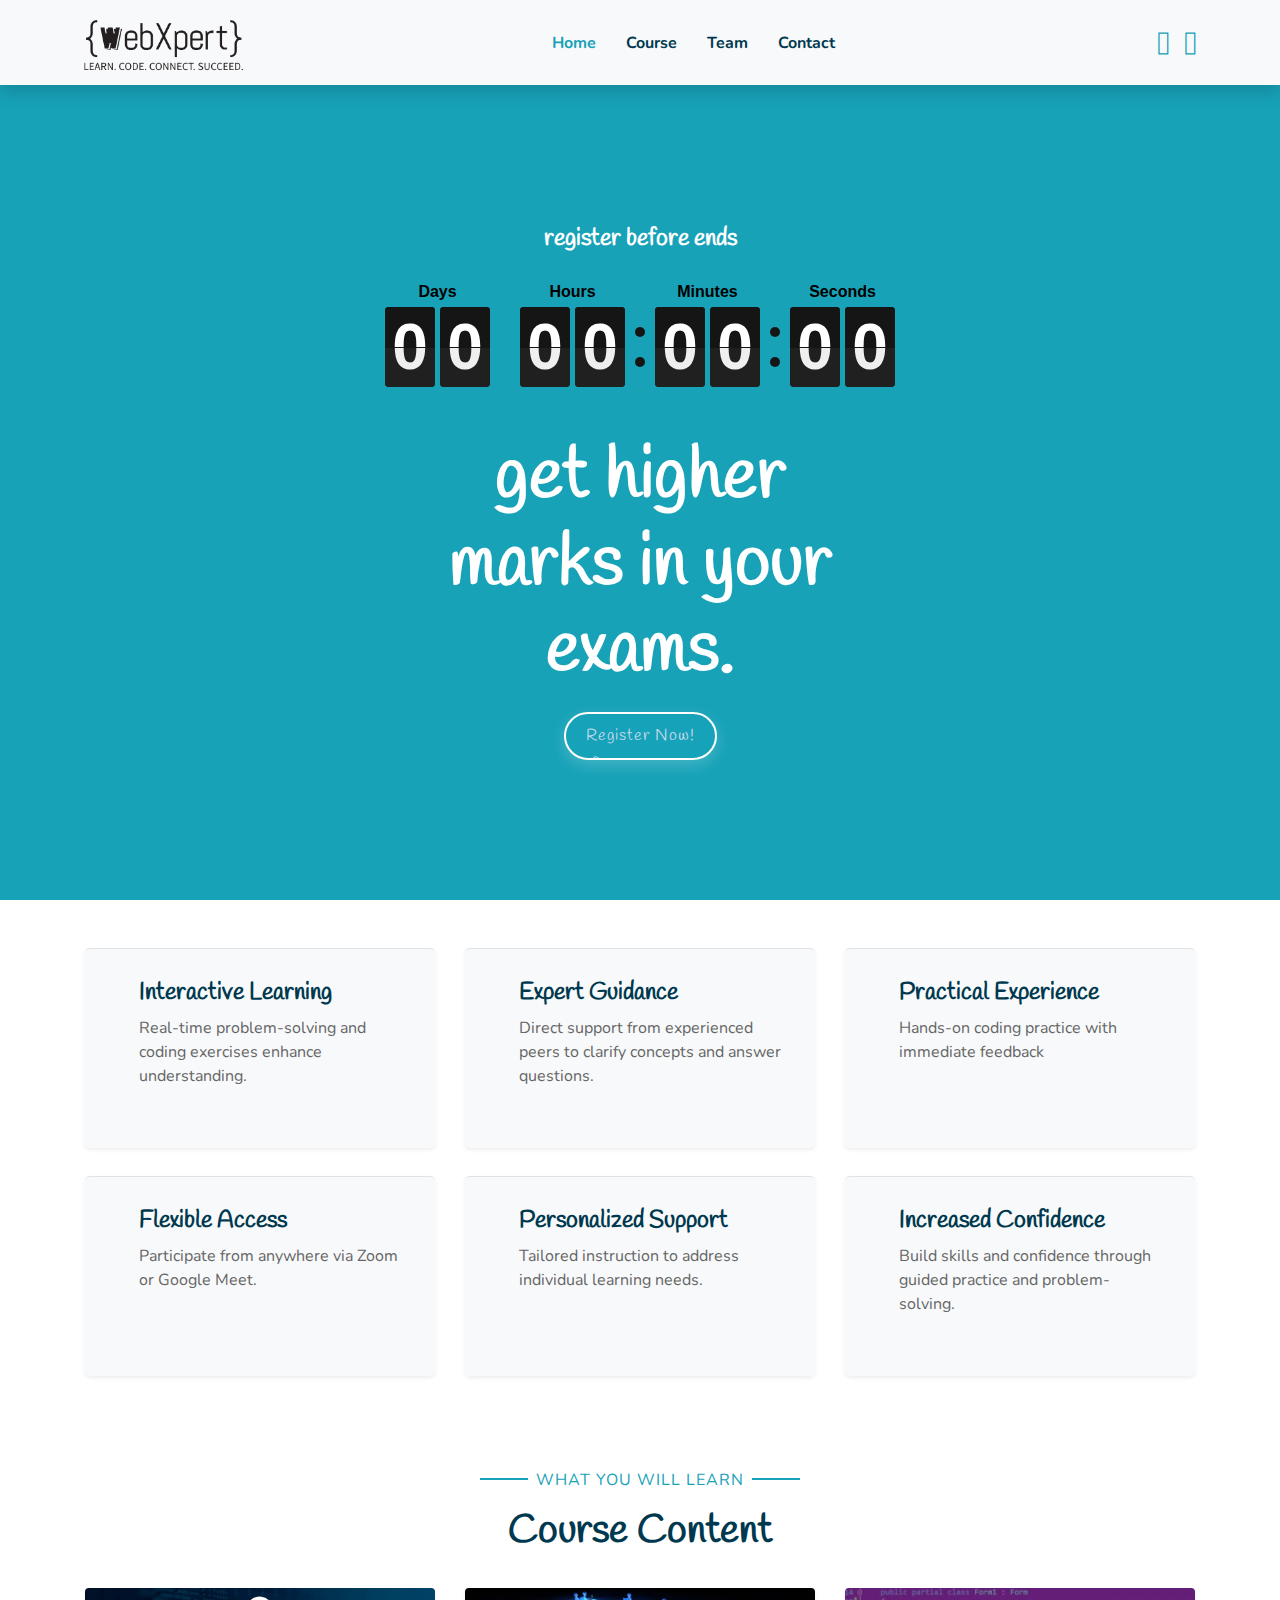
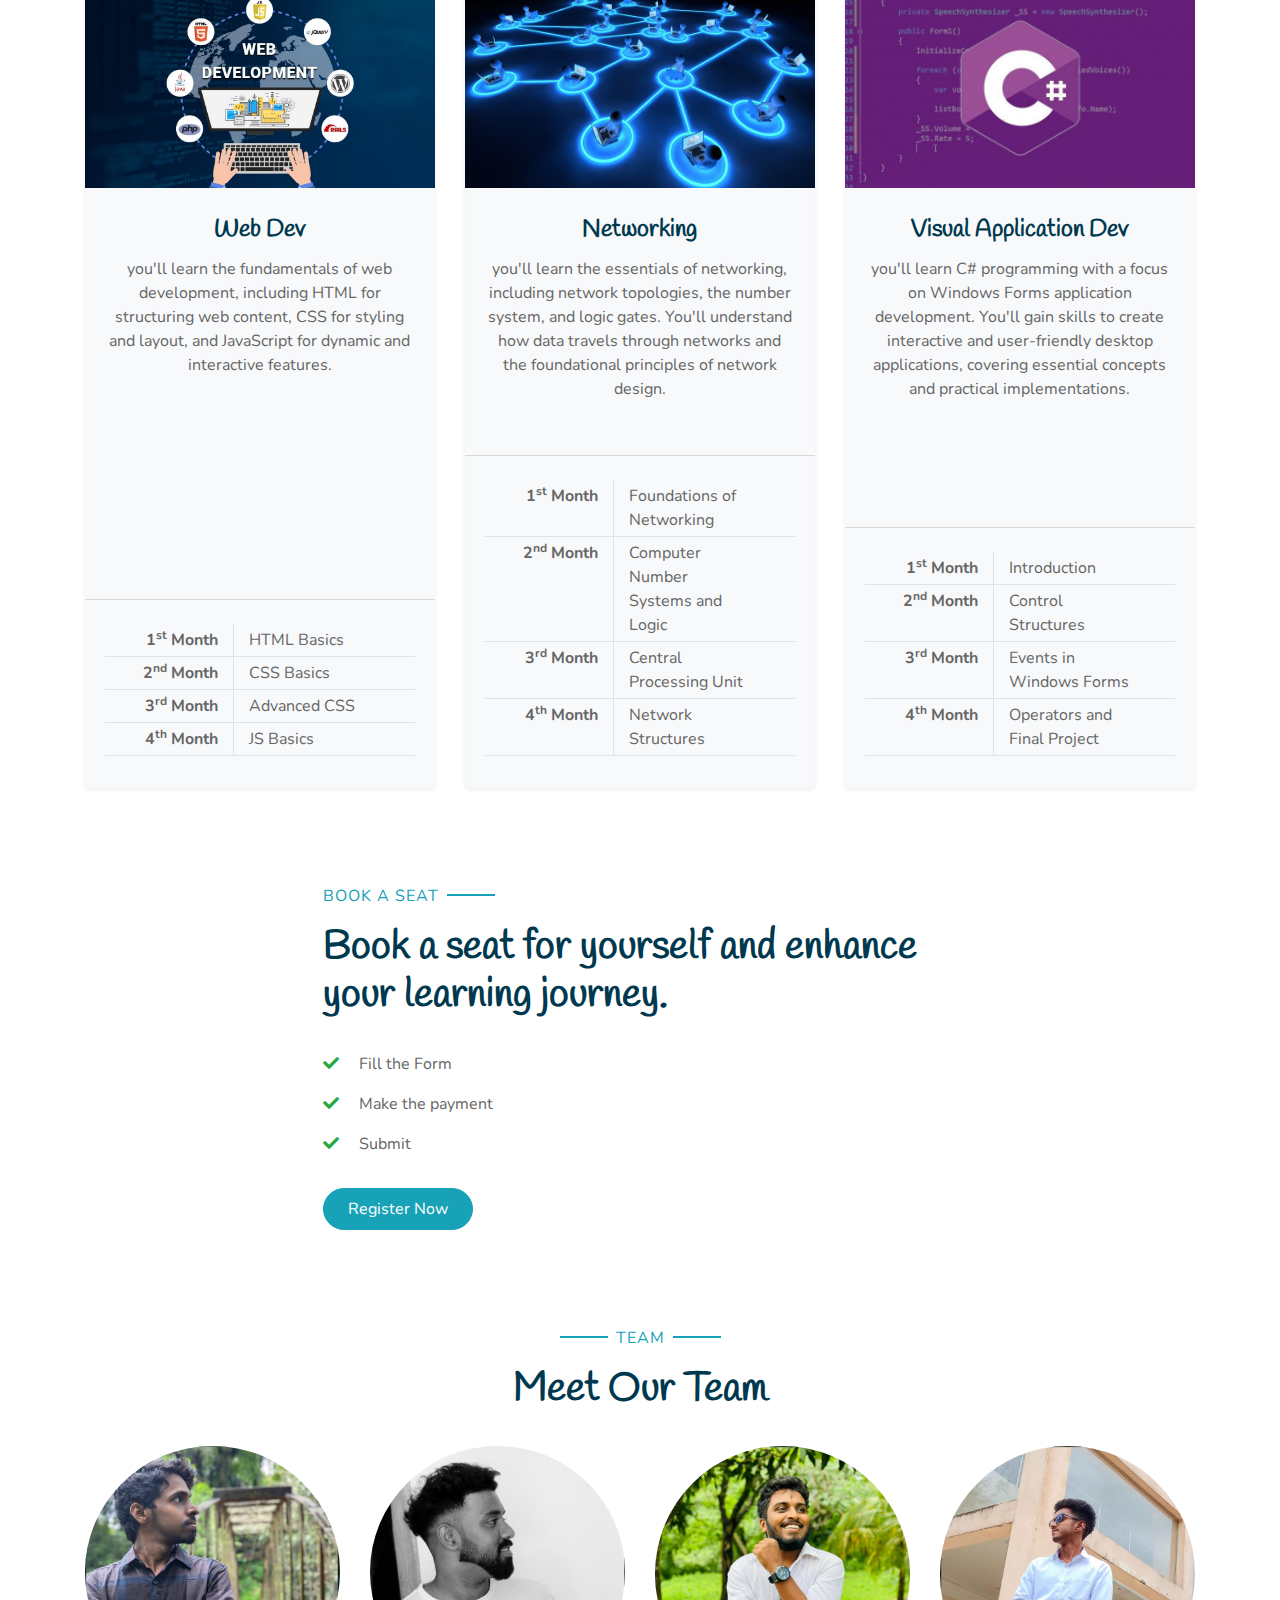
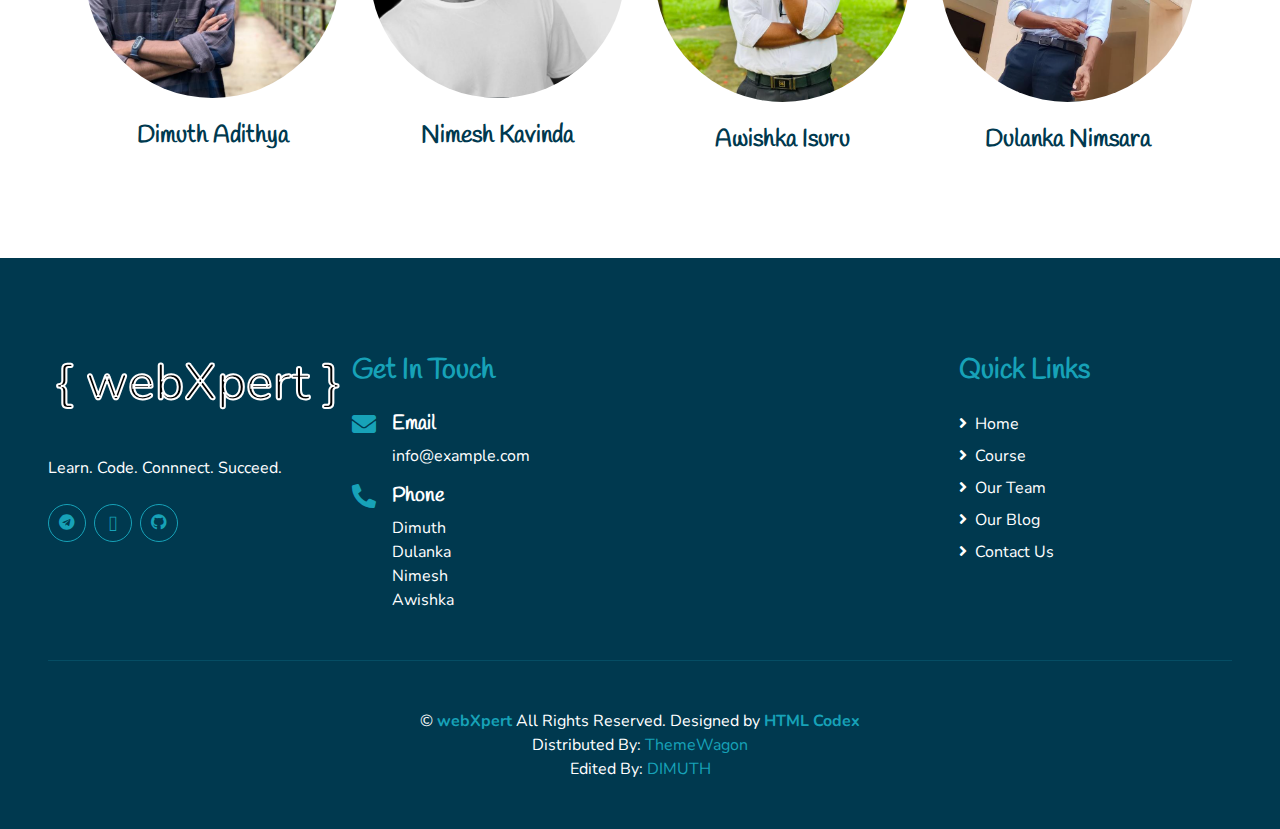
<file: index.html>
<!DOCTYPE html>
<html lang="en">
  <head>
    <meta charset="utf-8" />
    <title>WebXpert - Learn. Code. Connect. Succeed</title>
    <meta name="viewport" content="width=device-width, initial-scale=1.0" />

    <!-- Favicon -->
    <link href="./img/logo.png" rel="icon" />

    <!-- Google Web Fonts -->
    <link rel="preconnect" href="https://fonts.gstatic.com" />
    <link
      href="https://fonts.googleapis.com/css2?family=Handlee&family=Nunito&display=swap"
      rel="stylesheet"
    />

    <!-- Font Awesome -->
    <link
      href="https://cdnjs.cloudflare.com/ajax/libs/font-awesome/5.10.0/css/all.min.css"
      rel="stylesheet"
    />

    <!-- Flaticon Font -->
    <link href="lib/flaticon/font/flaticon.css" rel="stylesheet" />

    <!-- Libraries Stylesheet -->
    <link href="lib/owlcarousel/assets/owl.carousel.min.css" rel="stylesheet" />
    <link href="lib/lightbox/css/lightbox.min.css" rel="stylesheet" />
    <link rel="stylesheet" href="./lib/flipdown-master/src/flipdown.css" />
    <link
      rel="stylesheet"
      href="https://cdnjs.cloudflare.com/ajax/libs/font-awesome/6.6.0/css/all.min.css"
      integrity="sha512-Kc323vGBEqzTmouAECnVceyQqyqdsSiqLQISBL29aUW4U/M7pSPA/gEUZQqv1cwx4OnYxTxve5UMg5GT6L4JJg=="
      crossorigin="anonymous"
      referrerpolicy="no-referrer"
    />

    <link rel="stylesheet" href="./css/button.css" />

    <!-- Customized Bootstrap Stylesheet -->
    <link href="css/style.css" rel="stylesheet" />

    <!-- Custom Stylesheet  -->
    <link rel="stylesheet" href="./css/cutom.css" />
  </head>

  <body style="position: relative">
    <!-- Navbar Start -->
    <div class="c-height">
      <nav>
        <div
          class="overflow-hidden container-fluid bg-light position-relative shadow c-nav"
        >
          <nav
            class="navbar navbar-expand-lg bg-light navbar-light py-3 py-lg-0 px-0 px-lg-5"
          >
            <a
              href=""
              class="navbar-brand font-weight-bold text-secondary"
              style="font-size: 50px"
            >
              <img src="./img/logo.png" alt="" class="logo" />
            </a>

            <button
              type="button"
              class="navbar-toggler"
              data-toggle="collapse"
              data-target="#navbarCollapse"
            >
              <span class="navbar-toggler-icon"></span>
            </button>
            <div
              class="collapse navbar-collapse justify-content-between"
              id="navbarCollapse"
            >
              <div class="navbar-nav font-weight-bold mx-auto py-0">
                <a href="index.html" class="nav-item nav-link active">Home</a>
                <a href="#course" class="nav-item nav-link">Course</a>
                <a href="#team" class="nav-item nav-link">Team</a>

                <!--      <div class="nav-item dropdown">
                  <a
                    href="#"
                    class="nav-link dropdown-toggle"
                    data-toggle="dropdown"
                    >Pages</a
                  >
                  <div class="dropdown-menu rounded-0 m-0">
                    <a href="blog.html" class="dropdown-item">Blog Grid</a>
                    <a href="single.html" class="dropdown-item">Blog Detail</a>
                  </div>
                </div> -->
                <a href="#footer" class="nav-item nav-link">Contact</a>
              </div>
              <div class="icons">
                <a href="https://t.me/+c2FxqGp3uVkyYzI1"
                  ><i class="fa-brands fa-telegram"></i
                ></a>
                <a href="">
                  <i class="fa-brands fa-whatsapp"></i>
                </a>
                <a href="https://github.com/dimuthx353">
                  <i class="fa-brands fa-square-github"></i>
                </a>
              </div>
            </div>
          </nav>
        </div>
      </nav>

      <!-- Navbar End -->

      <!-- Header Start -->
      <div
        class="container-fluid bg-primary px-0 px-md-5 d-flex justify-content-center align-items-center"
      >
        <div class="row align-items-center px-3">
          <div
            class="c-center-div col-lg-6 text-center text-lg-left p-5 d-flex flex-column justify-content-center align-items-center"
          >
            <h4 class="text-white mb-4 mt-5 mt-lg-0">register before ends</h4>
            <div id="flipdown" class="flipdown mb-5"></div>
            <h1 class="display-3 font-weight-bold text-white text-center">
              get higher marks in your exams.
            </h1>
            <button
              style="--content: 'Register Now!'"
              href="https://forms.gle/zzCA3ZDZh5Udb8wZA"
              class="c-btn-new"
            >
              <div class="left"></div>
              <a href="https://forms.gle/zzCA3ZDZh5Udb8wZA">Register Now!</a>
              <div class="right"></div>
            </button>
          </div>
        </div>
      </div>
      <div class="c-icon-slide d-flex col-3 hide">
        <div class="col-6 one">
          <img class="img-1" src="./img/githubpng.png" alt="" />
          <img class="img-2" src="./img/vscode.jpg" alt="" />
          <img class="img-3" src="./img/html5.jpeg" alt="" />
          <img class="img-4" src="./img/boostrap.jpeg" alt="" />
          <img class="img-5" src="./img/css.png" alt="" />
          <img class="img-6" src="./img/visualstudio.png" alt="" />
          <img class="img-7" src="./img/js.png" alt="" />
          <img class="img-8" src="./img/sass.png" alt="" />
          <img class="img-9" src="./img/c.png" alt="" />
          <img class="img-10" src="./img/react.png" alt="" />
          <img class="img-11" src="./img/php.png" alt="" />
        </div>
      </div>
    </div>

    <!-- Header End -->

    <!-- Facilities Start -->
    <div class="container-fluid pt-5 c-cards">
      <div class="container pb-3">
        <div class="row">
          <div class="col-lg-4 col-md-6 pb-1">
            <div
              class="d-flex bg-light shadow-sm border-top rounded mb-4"
              style="padding: 30px"
            >
              <div class="pl-4">
                <h4>Interactive Learning</h4>
                <p class="m-0">
                  Real-time problem-solving and coding exercises enhance
                  understanding.
                </p>
              </div>
            </div>
          </div>
          <div class="col-lg-4 col-md-6 pb-1">
            <div
              class="d-flex bg-light shadow-sm border-top rounded mb-4"
              style="padding: 30px"
            >
              <div class="pl-4">
                <h4>Expert Guidance</h4>
                <p class="m-0">
                  Direct support from experienced peers to clarify concepts and
                  answer questions.
                </p>
              </div>
            </div>
          </div>
          <div class="col-lg-4 col-md-6 pb-1">
            <div
              class="d-flex bg-light shadow-sm border-top rounded mb-4"
              style="padding: 30px"
            >
              <div class="pl-4">
                <h4>Practical Experience</h4>
                <p class="m-0">
                  Hands-on coding practice with immediate feedback
                </p>
              </div>
            </div>
          </div>
          <div class="col-lg-4 col-md-6 pb-1">
            <div
              class="d-flex bg-light shadow-sm border-top rounded mb-4"
              style="padding: 30px"
            >
              <div class="pl-4">
                <h4>Flexible Access</h4>
                <p class="m-0">
                  Participate from anywhere via Zoom or Google Meet.
                </p>
              </div>
            </div>
          </div>
          <div class="col-lg-4 col-md-6 pb-1">
            <div
              class="d-flex bg-light shadow-sm border-top rounded mb-4"
              style="padding: 30px"
            >
              <div class="pl-4">
                <h4>Personalized Support</h4>
                <p class="m-0">
                  Tailored instruction to address individual learning needs.
                </p>
              </div>
            </div>
          </div>
          <div class="col-lg-4 col-md-6 pb-1">
            <div
              class="d-flex bg-light shadow-sm border-top rounded mb-4"
              style="padding: 30px"
            >
              <div class="pl-4">
                <h4>Increased Confidence</h4>
                <p class="m-0">
                  Build skills and confidence through guided practice and
                  problem-solving.
                </p>
              </div>
            </div>
          </div>
        </div>
      </div>
    </div>
    <!-- Facilities Start -->

    <!-- Class Start -->
    <div class="container-fluid pt-5" id="course">
      <div class="container">
        <div class="text-center pb-2">
          <p class="section-title px-5">
            <span class="px-2">What you will learn</span>
          </p>
          <h1 class="mb-4">Course Content</h1>
        </div>
        <div class="row c-course-card">
          <div class="col-lg-4 mb-5">
            <div class="card border-0 bg-light shadow-sm pb-2">
              <img
                class="card-img-top mb-2 c-course-img"
                src="img/web-dev.jpg"
                alt=""
              />
              <div class="card-body text-center">
                <h4 class="card-title">Web Dev</h4>
                <p class="card-text">
                  you'll learn the fundamentals of web development, including
                  HTML for structuring web content, CSS for styling and layout,
                  and JavaScript for dynamic and interactive features.
                </p>
              </div>
              <div class="card-footer bg-transparent py-4">
                <div class="row border-bottom w-100 my-0 mx-auto">
                  <div class="col-5 py-1 text-right border-right">
                    <strong>1<sup>st</sup> Month</strong>
                  </div>
                  <div class="col-6 py-1">HTML Basics</div>
                </div>
                <div
                  class="row border-bottom row border-bottom w-100 my-0 mx-auto"
                >
                  <div class="col-5 py-1 text-right border-right">
                    <strong>2<sup>nd</sup> Month</strong>
                  </div>
                  <div class="col-6 py-1">CSS Basics</div>
                </div>
                <div
                  class="row border-bottom row border-bottom w-100 my-0 mx-auto"
                >
                  <div class="col-5 py-1 text-right border-right">
                    <strong>3<sup>rd</sup> Month</strong>
                  </div>
                  <div class="col-6 py-1">Advanced CSS</div>
                </div>
                <div class="row row border-bottom w-100 my-0 mx-auto">
                  <div class="col-5 py-1 text-right border-right">
                    <strong>4<sup>th</sup> Month</strong>
                  </div>
                  <div class="col-6 py-1">JS Basics</div>
                </div>
              </div>
            </div>
          </div>
          <div class="col-lg-4 mb-5">
            <div class="card border-0 bg-light shadow-sm pb-2">
              <img
                class="card-img-top mb-2 c-course-img"
                src="img/networking.jpg "
                alt=""
              />
              <div class="card-body text-center">
                <h4 class="card-title">Networking</h4>
                <p class="card-text">
                  you'll learn the essentials of networking, including network
                  topologies, the number system, and logic gates. You'll
                  understand how data travels through networks and the
                  foundational principles of network design.
                </p>
              </div>
              <div class="card-footer bg-transparent py-4">
                <div class="row border-bottom w-100 my-0 mx-auto">
                  <div class="col-5 py-1 text-right border-right">
                    <strong>1<sup>st</sup> Month</strong>
                  </div>
                  <div class="col-6 py-1">Foundations of Networking</div>
                </div>
                <div
                  class="row border-bottom row border-bottom w-100 my-0 mx-auto"
                >
                  <div class="col-5 py-1 text-right border-right">
                    <strong>2<sup>nd</sup> Month</strong>
                  </div>
                  <div class="col-6 py-1">
                    Computer Number Systems and Logic
                  </div>
                </div>
                <div
                  class="row border-bottom row border-bottom w-100 my-0 mx-auto"
                >
                  <div class="col-5 py-1 text-right border-right">
                    <strong>3<sup>rd</sup> Month</strong>
                  </div>
                  <div class="col-6 py-1">Central Processing Unit</div>
                </div>
                <div class="row row border-bottom w-100 my-0 mx-auto">
                  <div class="col-5 py-1 text-right border-right">
                    <strong>4<sup>th</sup> Month</strong>
                  </div>
                  <div class="col-6 py-1">Network Structures</div>
                </div>
              </div>
            </div>
          </div>
          <div class="col-lg-4 mb-5">
            <div class="card border-0 bg-light shadow-sm pb-2">
              <img
                class="card-img-top mb-2 c-course-img"
                src="img/visual-application.jpg"
                alt=""
              />
              <div class="card-body text-center">
                <h4 class="card-title">Visual Application Dev</h4>
                <p class="card-text">
                  you'll learn C# programming with a focus on Windows Forms
                  application development. You'll gain skills to create
                  interactive and user-friendly desktop applications, covering
                  essential concepts and practical implementations.
                </p>
              </div>
              <div class="card-footer bg-transparent py-4">
                <div class="row border-bottom w-100 my-0 mx-auto">
                  <div class="col-5 py-1 text-right border-right">
                    <strong>1<sup>st</sup> Month</strong>
                  </div>
                  <div class="col-6 py-1">Introduction</div>
                </div>
                <div
                  class="row border-bottom row border-bottom w-100 my-0 mx-auto"
                >
                  <div class="col-5 py-1 text-right border-right">
                    <strong>2<sup>nd</sup> Month</strong>
                  </div>
                  <div class="col-6 py-1">Control Structures</div>
                </div>
                <div
                  class="row border-bottom row border-bottom w-100 my-0 mx-auto"
                >
                  <div class="col-5 py-1 text-right border-right">
                    <strong>3<sup>rd</sup> Month</strong>
                  </div>
                  <div class="col-6 py-1">Events in Windows Forms</div>
                </div>
                <div class="row row border-bottom w-100 my-0 mx-auto">
                  <div class="col-5 py-1 text-right border-right">
                    <strong>4<sup>th</sup> Month</strong>
                  </div>
                  <div class="col-6 py-1">Operators and Final Project</div>
                </div>
              </div>
            </div>
          </div>
        </div>
      </div>
    </div>
    <!-- Class End -->

    <!-- Registration Start -->
    <div class="container-fluid py-5">
      <div class="container">
        <div class="row align-items-center d-flex justify-content-center">
          <div class="col-lg-7 mb-5 mb-lg-0">
            <p class="section-title pr-5">
              <span class="pr-2">Book A Seat</span>
            </p>
            <h1 class="mb-4">
              Book a seat for yourself and enhance your learning journey.
            </h1>
            <ul class="list-inline m-0">
              <li class="py-2">
                <i class="fa fa-check text-success mr-3"></i>
                Fill the Form
              </li>
              <li class="py-2">
                <i class="fa fa-check text-success mr-3"></i>
                Make the payment
              </li>
              <li class="py-2">
                <i class="fa fa-check text-success mr-3"></i>
                Submit
              </li>
            </ul>
            <a
              href="https://forms.gle/G9sc7Z5Rga4z7w1q6"
              class="btn btn-primary mt-4 py-2 px-4"
              >Register Now</a
            >
          </div>
        </div>
      </div>
    </div>
    <!-- Registration End -->

    <!-- Team Start -->
    <div class="container-fluid pt-5" id="team">
      <div class="container">
        <div class="text-center pb-2">
          <p class="section-title px-5">
            <span class="px-2">Team</span>
          </p>
          <h1 class="mb-4">Meet Our Team</h1>
        </div>
        <div class="row">
          <div class="col-md-6 col-lg-3 text-center team mb-5">
            <div
              class="position-relative overflow-hidden mb-4"
              style="border-radius: 100%"
            >
              <img class="img-fluid w-100" src="img/dimuth.png" alt="" />
              <div
                class="team-social d-flex align-items-center justify-content-center w-100 h-100 position-absolute"
              >
                <a
                  class="btn btn-outline-light text-center mr-2 px-0"
                  style="width: 38px; height: 38px"
                  href="#"
                  ><i class="fab fa-twitter"></i
                ></a>
                <a
                  class="btn btn-outline-light text-center mr-2 px-0"
                  style="width: 38px; height: 38px"
                  href="#"
                  ><i class="fab fa-facebook-f"></i
                ></a>
                <a
                  class="btn btn-outline-light text-center px-0"
                  style="width: 38px; height: 38px"
                  href="#"
                  ><i class="fab fa-linkedin-in"></i
                ></a>
              </div>
            </div>
            <h4>Dimuth Adithya</h4>
          </div>
          <div class="col-md-6 col-lg-3 text-center team mb-5">
            <div
              class="position-relative overflow-hidden mb-4"
              style="border-radius: 100%"
            >
              <img class="img-fluid w-100" src="img/nimesh.png" alt="" />
              <div
                class="team-social d-flex align-items-center justify-content-center w-100 h-100 position-absolute"
              >
                <a
                  class="btn btn-outline-light text-center mr-2 px-0"
                  style="width: 38px; height: 38px"
                  href="#"
                  ><i class="fab fa-twitter"></i
                ></a>
                <a
                  class="btn btn-outline-light text-center mr-2 px-0"
                  style="width: 38px; height: 38px"
                  href="#"
                  ><i class="fab fa-facebook-f"></i
                ></a>
                <a
                  class="btn btn-outline-light text-center px-0"
                  style="width: 38px; height: 38px"
                  href="#"
                  ><i class="fab fa-linkedin-in"></i
                ></a>
              </div>
            </div>
            <h4>Nimesh Kavinda</h4>
          </div>
          <div class="col-md-6 col-lg-3 text-center team mb-5">
            <div
              class="position-relative overflow-hidden mb-4"
              style="border-radius: 100%"
            >
              <img class="img-fluid w-100" src="img/awishka.png" alt="" />
              <div
                class="team-social d-flex align-items-center justify-content-center w-100 h-100 position-absolute"
              >
                <a
                  class="btn btn-outline-light text-center mr-2 px-0"
                  style="width: 38px; height: 38px"
                  href="#"
                  ><i class="fab fa-twitter"></i
                ></a>
                <a
                  class="btn btn-outline-light text-center mr-2 px-0"
                  style="width: 38px; height: 38px"
                  href="#"
                  ><i class="fab fa-facebook-f"></i
                ></a>
                <a
                  class="btn btn-outline-light text-center px-0"
                  style="width: 38px; height: 38px"
                  href="#"
                  ><i class="fab fa-linkedin-in"></i
                ></a>
              </div>
            </div>
            <h4>Awishka Isuru</h4>
          </div>
          <div class="col-md-6 col-lg-3 text-center team mb-5">
            <div
              class="position-relative overflow-hidden mb-4"
              style="border-radius: 100%"
            >
              <img class="img-fluid w-100" src="img/dulankapng.png" alt="" />
              <div
                class="team-social d-flex align-items-center justify-content-center w-100 h-100 position-absolute"
              >
                <a
                  class="btn btn-outline-light text-center mr-2 px-0"
                  style="width: 38px; height: 38px"
                  href="#"
                  ><i class="fab fa-twitter"></i
                ></a>
                <a
                  class="btn btn-outline-light text-center mr-2 px-0"
                  style="width: 38px; height: 38px"
                  href="#"
                  ><i class="fab fa-facebook-f"></i
                ></a>
                <a
                  class="btn btn-outline-light text-center px-0"
                  style="width: 38px; height: 38px"
                  href="#"
                  ><i class="fab fa-linkedin-in"></i
                ></a>
              </div>
            </div>
            <h4>Dulanka Nimsara</h4>
          </div>
        </div>
      </div>
    </div>
    <!-- Team End -->

    <!-- Blog Start -->
    <!--     <div class="container-fluid pt-5" id="blog">
      <div class="container">
        <div class="text-center pb-2">
          <p class="section-title px-5">
            <span class="px-2">Latest Blog</span>
          </p>
          <h1 class="mb-4">Latest Articles From Blog</h1>
        </div>
        <div class="row pb-3">
          <div class="col-lg-4 mb-4">
            <div class="card border-0 shadow-sm mb-2">
              <img class="card-img-top mb-2" src="img/blog-1.jpg" alt="" />
              <div class="card-body bg-light text-center p-4">
                <h4 class="">Diam amet eos at no eos</h4>
                <div class="d-flex justify-content-center mb-3">
                  <small class="mr-3"
                    ><i class="fa fa-user text-primary"></i> Admin</small
                  >
                  <small class="mr-3"
                    ><i class="fa fa-folder text-primary"></i> Web Design</small
                  >
                  <small class="mr-3"
                    ><i class="fa fa-comments text-primary"></i> 15</small
                  >
                </div>
                <p>
                  Sed kasd sea sed at elitr sed ipsum justo, sit nonumy diam
                  eirmod, duo et sed sit eirmod kasd clita tempor dolor stet
                  lorem. Tempor ipsum justo amet stet...
                </p>
                <a href="" class="btn btn-primary px-4 mx-auto my-2"
                  >Read More</a
                >
              </div>
            </div>
          </div>
          <div class="col-lg-4 mb-4">
            <div class="card border-0 shadow-sm mb-2">
              <img class="card-img-top mb-2" src="img/blog-2.jpg" alt="" />
              <div class="card-body bg-light text-center p-4">
                <h4 class="">Diam amet eos at no eos</h4>
                <div class="d-flex justify-content-center mb-3">
                  <small class="mr-3"
                    ><i class="fa fa-user text-primary"></i> Admin</small
                  >
                  <small class="mr-3"
                    ><i class="fa fa-folder text-primary"></i> Web Design</small
                  >
                  <small class="mr-3"
                    ><i class="fa fa-comments text-primary"></i> 15</small
                  >
                </div>
                <p>
                  Sed kasd sea sed at elitr sed ipsum justo, sit nonumy diam
                  eirmod, duo et sed sit eirmod kasd clita tempor dolor stet
                  lorem. Tempor ipsum justo amet stet...
                </p>
                <a href="" class="btn btn-primary px-4 mx-auto my-2"
                  >Read More</a
                >
              </div>
            </div>
          </div>
          <div class="col-lg-4 mb-4">
            <div class="card border-0 shadow-sm mb-2">
              <img class="card-img-top mb-2" src="img/blog-3.jpg" alt="" />
              <div class="card-body bg-light text-center p-4">
                <h4 class="">Diam amet eos at no eos</h4>
                <div class="d-flex justify-content-center mb-3">
                  <small class="mr-3"
                    ><i class="fa fa-user text-primary"></i> Admin</small
                  >
                  <small class="mr-3"
                    ><i class="fa fa-folder text-primary"></i> Web Design</small
                  >
                  <small class="mr-3"
                    ><i class="fa fa-comments text-primary"></i> 15</small
                  >
                </div>
                <p>
                  Sed kasd sea sed at elitr sed ipsum justo, sit nonumy diam
                  eirmod, duo et sed sit eirmod kasd clita tempor dolor stet
                  lorem. Tempor ipsum justo amet stet...
                </p>
                <a href="" class="btn btn-primary px-4 mx-auto my-2"
                  >Read More</a
                >
              </div>
            </div>
          </div>
        </div>
      </div>
    </div> -->
    <!-- Blog End -->

    <!-- Footer Start -->
    <div
      id="footer"
      class="container-fluid bg-secondary text-white mt-5 py-5 px-sm-3 px-md-5"
    >
      <div class="row">
        <div class="col-lg-3 col-md-6 mb-5">
          <a href="" class="text-decoration-none">
            <div class="wrapper">
              <svg>
                <text x="50%" y="50%" dy=".35em" text-anchor="middle">
                  { webXpert }
                </text>
              </svg>
              <p class="text-white">Learn. Code. Connnect. Succeed.</p>
            </div>
          </a>

          <div class="d-flex justify-content-start mt-4">
            <a
              class="btn btn-outline-primary rounded-circle text-center mr-2 px-0"
              style="width: 38px; height: 38px"
              href="#"
              ><i class="fab fa-telegram"></i
            ></a>
            <a
              class="btn btn-outline-primary rounded-circle text-center mr-2 px-0"
              style="width: 38px; height: 38px"
              href="#"
              ><i class="fa-brands fa-whatsapp"></i
            ></a>
            <a
              class="btn btn-outline-primary rounded-circle text-center mr-2 px-0"
              style="width: 38px; height: 38px"
              href="#"
              ><i class="fab fa-github"></i
            ></a>
          </div>
        </div>
        <div class="col-lg-6 col-md-6 mb-5 pt-5">
          <h3 class="text-primary mb-4">Get In Touch</h3>
          <div class="d-flex"></div>
          <div class="d-flex">
            <h4 class="fa fa-envelope text-primary"></h4>
            <div class="pl-3">
              <h5 class="text-white">Email</h5>
              <p>info@example.com</p>
            </div>
          </div>
          <div class="d-flex">
            <h4 class="fa fa-phone-alt text-primary"></h4>
            <div class="pl-3">
              <h5 class="text-white">Phone</h5>
              <a href="tel:713969520" style="color: white">Dimuth</a> <br />
              <a href="tel:705283688" style="color: white">Dulanka</a> <br />
              <a href="tel:778525115" style="color: white">Nimesh</a> <br />
              <a href="tel:701224436" style="color: white">Awishka</a> <br />
            </div>
          </div>
        </div>
        <div class="col-lg-3 col-md-6 mb-5 pt-5">
          <h3 class="text-primary mb-4">Quick Links</h3>
          <div class="d-flex flex-column justify-content-start">
            <a class="text-white mb-2" href="#"
              ><i class="fa fa-angle-right mr-2"></i>Home</a
            >
            <a class="text-white mb-2" href="#course"
              ><i class="fa fa-angle-right mr-2"></i>Course</a
            >
            <a class="text-white mb-2" href="#team"
              ><i class="fa fa-angle-right mr-2"></i>Our Team</a
            >
            <a class="text-white mb-2" href="#blog"
              ><i class="fa fa-angle-right mr-2"></i>Our Blog</a
            >
            <a class="text-white" href="#"
              ><i class="fa fa-angle-right mr-2"></i>Contact Us</a
            >
          </div>
        </div>
      </div>
      <div
        class="container-fluid pt-5"
        style="border-top: 1px solid rgba(23, 162, 184, 0.2)"
      >
        <p class="m-0 text-center text-white">
          &copy;
          <a class="text-primary font-weight-bold" href="webXpert.site"
            >webXpert</a
          >
          All Rights Reserved. Designed by
          <a class="text-primary font-weight-bold" href="https://htmlcodex.com"
            >HTML Codex</a
          >
          <br />Distributed By:
          <a href="https://themewagon.com" target="_blank">ThemeWagon</a>
          <br />Edited By:
          <a href="https://github.com/dimuthx353" target="_blank">DIMUTH</a>
        </p>
      </div>
    </div>
    <!-- Footer End -->

    <!-- Back to Top -->
    <a href="#" class="btn btn-primary p-3 back-to-top"
      ><i class="fa fa-angle-double-up"></i
    ></a>

    <!-- JavaScript Libraries -->
    <script src="https://code.jquery.com/jquery-3.4.1.min.js"></script>
    <script src="https://stackpath.bootstrapcdn.com/bootstrap/4.4.1/js/bootstrap.bundle.min.js"></script>
    <script src="lib/easing/easing.min.js"></script>
    <script src="lib/owlcarousel/owl.carousel.min.js"></script>
    <script src="lib/isotope/isotope.pkgd.min.js"></script>
    <script src="lib/lightbox/js/lightbox.min.js"></script>
    <script src="./lib/flipdown-master/src/flipdown.js"></script>

    <!-- Contact Javascript File -->
    <script src="mail/jqBootstrapValidation.min.js"></script>
    <script src="mail/contact.js"></script>

    <!-- Template Javascript -->
    <script src="js/main.js"></script>

    <!-- Custom JS  -->
    <script src="./js/cutom.js"></script>
  </body>
</html>
</file>
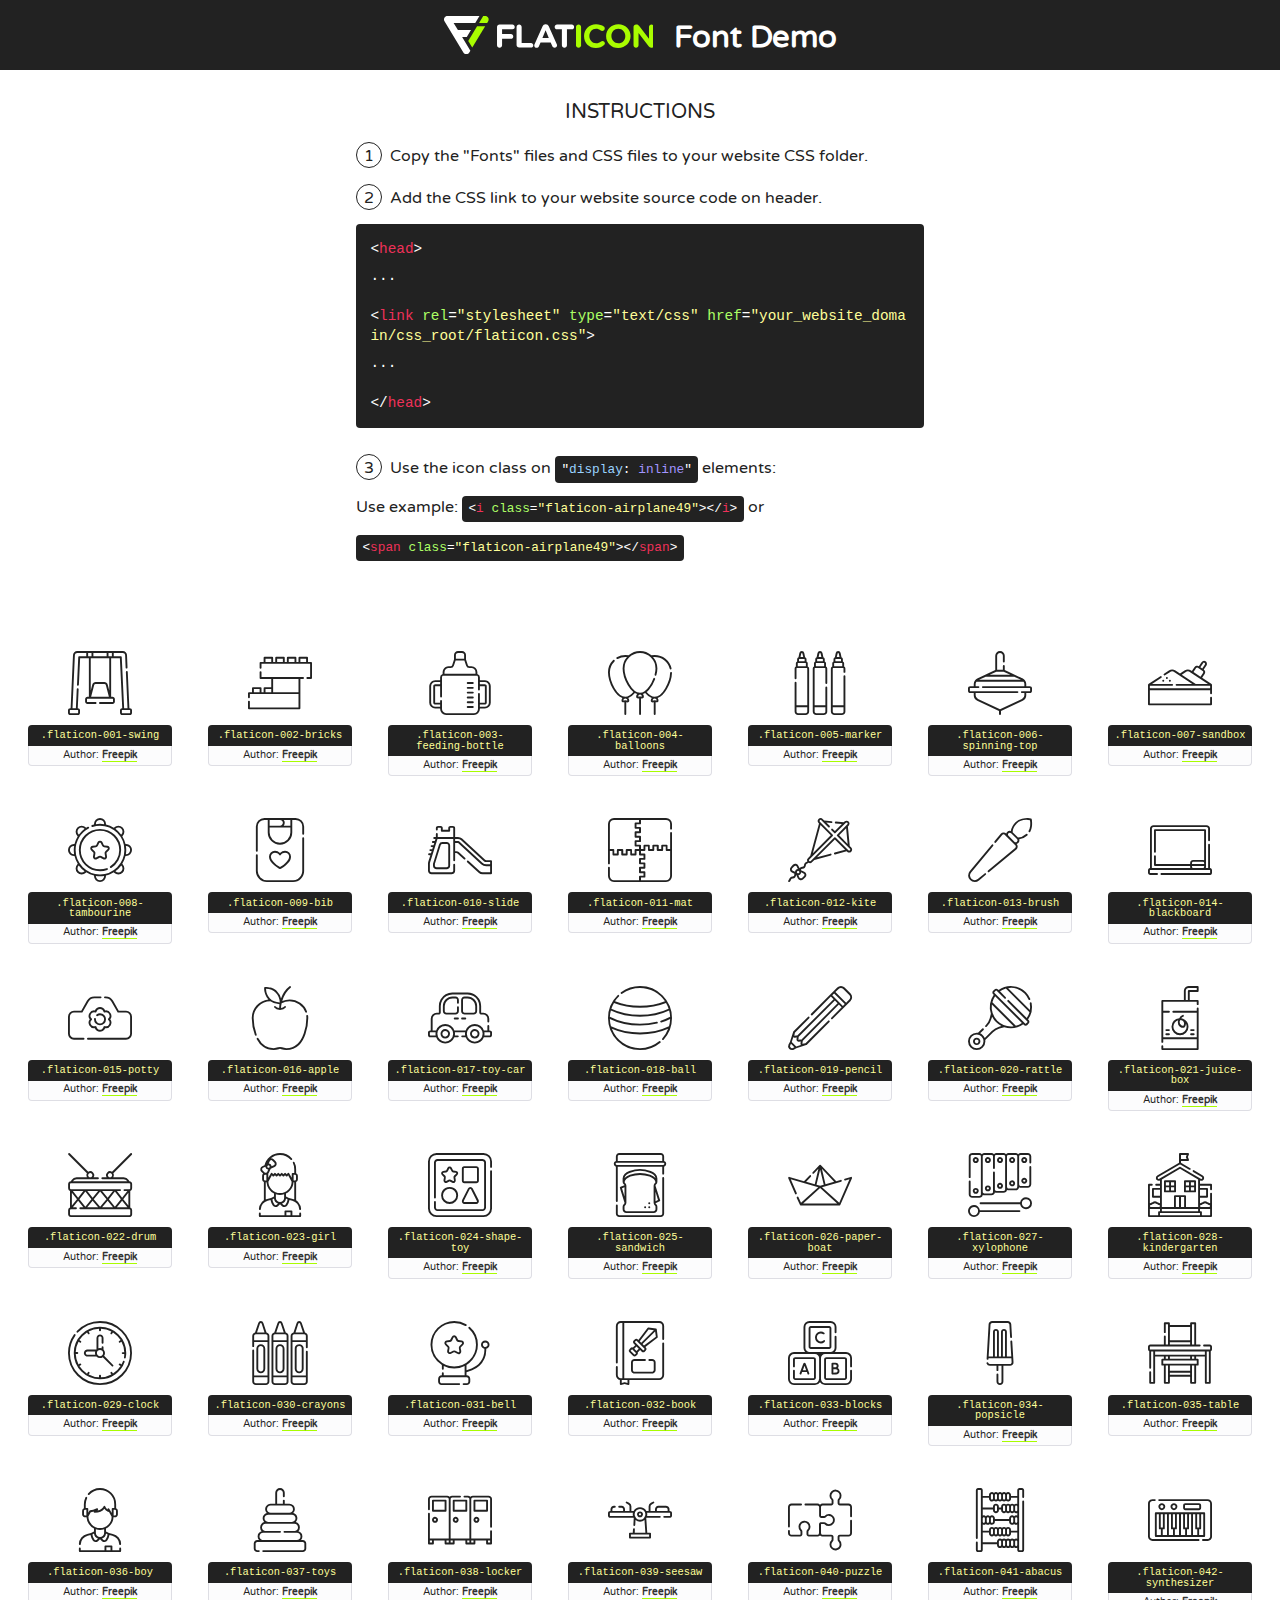
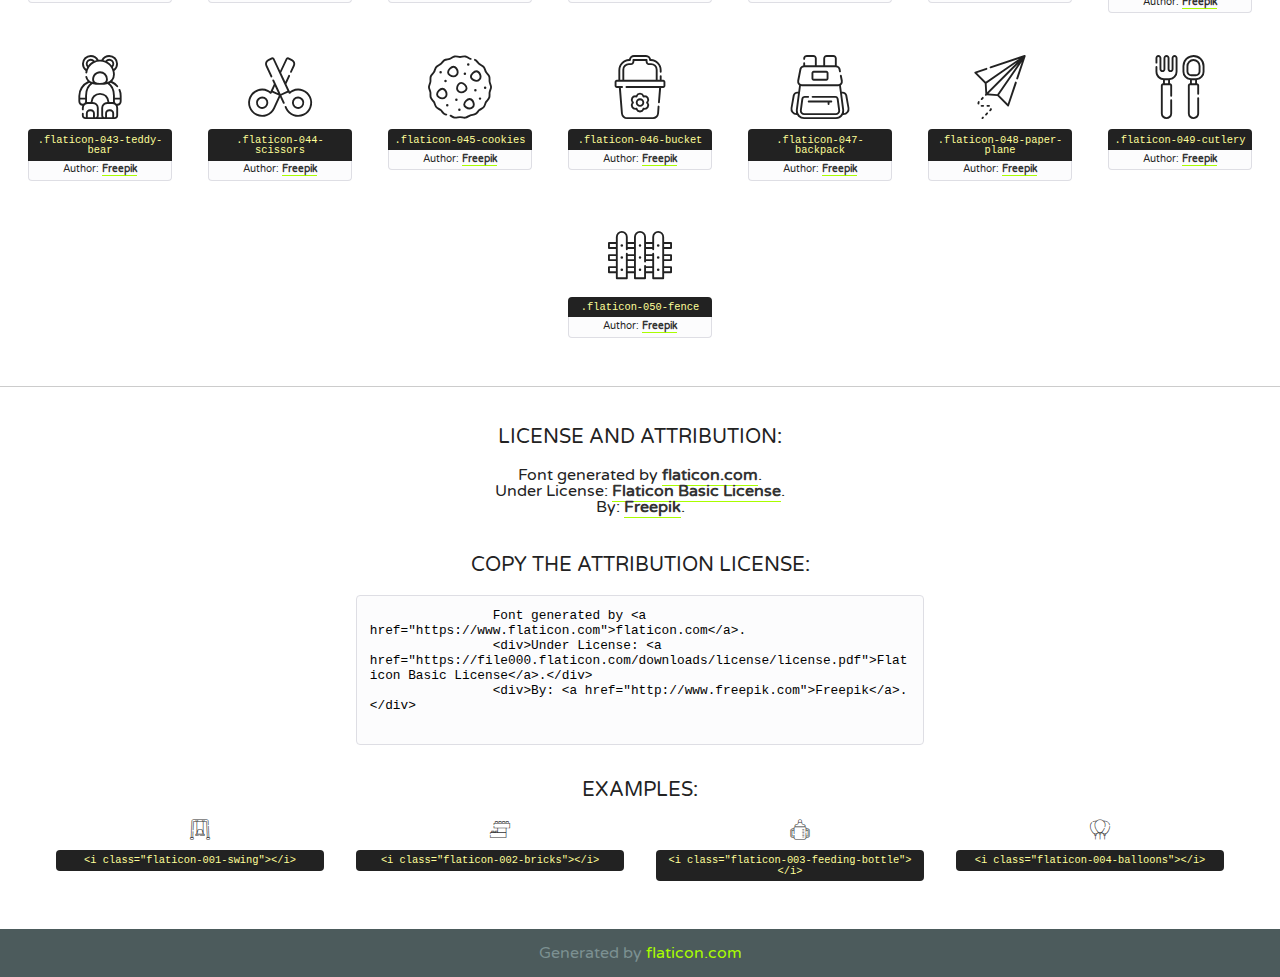
<file: lib/flaticon/font/flaticon.html>
<!DOCTYPE html>
<!--
  Flaticon icon font: Flaticon
  Creation date: 11/06/2020 07:22
-->
<html>
    <!DOCTYPE html>

    <head>
        <title>Flaticon WebFont</title>
        <link href="http://fonts.googleapis.com/css?family=Varela+Round" rel="stylesheet" type="text/css" />
        <link rel="stylesheet" type="text/css" href="flaticon.css">
        <meta charset="UTF-8">
        <style>
            html, body, div, span, applet, object, iframe,
            h1, h2, h3, h4, h5, h6, p, blockquote, pre,
            a, abbr, acronym, address, big, cite, code,
            del, dfn, em, img, ins, kbd, q, s, samp,
            small, strike, strong, sub, sup, tt, var,
            b, u, i, center,
            dl, dt, dd, ol, ul, li,
            fieldset, form, label, legend,
            table, caption, tbody, tfoot, thead, tr, th, td,
            article, aside, canvas, details, embed,
            figure, figcaption, footer, header, hgroup,
            menu, nav, output, ruby, section, summary,
            time, mark, audio, video {
                margin: 0;
                padding: 0;
                border: 0;
                font-size: 100%;
                font: inherit;
                vertical-align: baseline;
            }
            /* HTML5 display-role reset for older browsers */
            article, aside, details, figcaption, figure,
            footer, header, hgroup, menu, nav, section {
                display: block;
            }
            body {
                line-height: 1;
            }
            ol, ul {
                list-style: none;
            }
            blockquote, q {
                quotes: none;
            }
            blockquote:before, blockquote:after,
            q:before, q:after {
                content: '';
                content: none;
            }
            table {
                border-collapse: collapse;
                border-spacing: 0;
            }
            body {
                font-family: 'Varela Round', Helvetica, Arial, sans-serif;
                font-size: 16px;
                color: #222;
            }
            a {
                color: #333;
                border-bottom: 1px solid #a9fd00;
                font-weight: bold;
                text-decoration: none;
            }
            * {
                -moz-box-sizing: border-box;
                -webkit-box-sizing: border-box;
                box-sizing: border-box;
                margin: 0;
                padding: 0;
            }
            [class^="flaticon-"]:before, [class*=" flaticon-"]:before, [class^="flaticon-"]:after, [class*=" flaticon-"]:after {
                font-family: Flaticon;
                font-size: 30px;
                font-style: normal;
                margin-left: 20px;
                color: #333;
            }
            .wrapper {
                max-width: 600px;
                margin: auto;
                padding: 0 1em;
            }
            .title {
                font-size: 1.25em;
                text-align: center;
                margin-bottom: 1em;
                text-transform: uppercase;
            }
            header {
                text-align: center;
                background-color: #222;
                color: #fff;
                padding: 1em;
            }
            header .logo {
                width: 210px;
                height: 38px;
                display: inline-block;
                vertical-align: middle;
                margin-right: 1em;
                border: none;
            }
            header strong {
                font-size: 1.95em;
                font-weight: bold;
                vertical-align: middle;
                margin-top: 5px;
                display: inline-block;
            }
            .demo {
                margin: 2em auto;
                line-height: 1.25em;
            }
            .demo ul li {
                margin-bottom: 1em;
            }
            .demo ul li .num {
                color: #222;
                border-radius: 20px;
                display: inline-block;
                width: 26px;
                padding: 3px;
                height: 26px;
                text-align: center;
                margin-right: 0.5em;
                border: 1px solid #222;
            }
            .demo ul li code {
                background-color: #222;
                border-radius: 4px;
                padding: 0.25em 0.5em;
                display: inline-block;
                color: #fff;
                font-family: Consolas,Monaco,Lucida Console,Liberation Mono,DejaVu Sans Mono,Bitstream Vera Sans Mono,Courier New, monospace;
                font-weight: lighter;
                margin-top: 1em;
                font-size: 0.8em;
                word-break: break-all;
            }
            .demo ul li code.big {
                padding: 1em;
                font-size: 0.9em;
            }
            .demo ul li code .red {
                color: #EF3159;
            }
            .demo ul li code .green {
                color: #ACFF65;
            }
            .demo ul li code .yellow {
                color: #FFFF99;
            }
            .demo ul li code .blue {
                color: #99D3FF;
            }
            .demo ul li code .purple {
                color: #A295FF;
            }
            .demo ul li code .dots {
                margin-top: 0.5em;
                display: block;
            }
            #glyphs {
                border-bottom: 1px solid #ccc;
                padding: 2em 0;
                text-align: center;
            }
            .glyph {
                display: inline-block;
                width: 9em;
                margin: 1em;
                text-align: center;
                vertical-align: top;
                background: #FFF;
            }
            .glyph .glyph-icon {
                padding: 10px;
                display: block;
                font-family:"Flaticon";
                font-size: 64px;
                line-height: 1;
            }
            .glyph .glyph-icon:before {
                font-size: 64px;
                color: #222;
                margin-left: 0;
            }
            .class-name {
                font-size: 0.65em;
                background-color: #222;
                color: #fff;
                border-radius: 4px 4px 0 0;
                padding: 0.5em;
                color: #FFFF99;
                font-family: Consolas,Monaco,Lucida Console,Liberation Mono,DejaVu Sans Mono,Bitstream Vera Sans Mono,Courier New, monospace;
            }
            .author-name {
                font-size: 0.6em;
                background-color: #fcfcfd;
                border: 1px solid #DEDEE4;
                border-top: 0;
                border-radius: 0 0 4px 4px;
                padding: 0.5em;
            }
            .class-name:last-child {
                font-size: 10px;
                color:#888;
            }
            .class-name:last-child a {
                font-size: 10px;
                color:#555;
            }
            .class-name:last-child a:hover {
                color:#a9fd00;
            }
            .glyph > input {
                display: block;
                width: 100px;
                margin: 5px auto;
                text-align: center;
                font-size: 12px;
                cursor: text;
            }
            .glyph > input.icon-input {
                font-family:"Flaticon";
                font-size: 16px;
                margin-bottom: 10px;
            }
            .attribution .title {
                margin-top: 2em;
            }
            .attribution textarea {
                background-color: #fcfcfd;
                padding: 1em;
                border: none;
                box-shadow: none;
                border: 1px solid #DEDEE4;
                border-radius: 4px;
                resize: none;
                width: 100%;
                height: 150px;
                font-size: 0.8em;
                font-family: Consolas,Monaco,Lucida Console,Liberation Mono,DejaVu Sans Mono,Bitstream Vera Sans Mono,Courier New, monospace;
                -webkit-appearance: none;
            }
            .iconsuse {
                margin: 2em auto;
                text-align: center;
                max-width: 1200px;
            }
            .iconsuse:after {
                content: '';
                display: table;
                clear: both;
            }
            .iconsuse .image {
                float: left;
                width: 25%;
                padding: 0 1em;
            }
            .iconsuse .image p {
                margin-bottom: 1em;
            }
            .iconsuse .image span {
                display: block;
                font-size: 0.65em;
                background-color: #222;
                color: #fff;
                border-radius: 4px;
                padding: 0.5em;
                color: #FFFF99;
                margin-top: 1em;
                font-family: Consolas,Monaco,Lucida Console,Liberation Mono,DejaVu Sans Mono,Bitstream Vera Sans Mono,Courier New, monospace;
            }
            #footer {
                text-align: center;
                background-color: #4C5B5C;
                color: #7c9192;
                padding: 1em;
            }
            #footer a {
                border: none;
                color: #a9fd00;
                font-weight: normal;
            }
            @media (max-width: 960px) {
                .iconsuse .image {
                    width: 50%;
                }
            }
            @media (max-width: 560px) {
                .iconsuse .image {
                    width: 100%;
                }
            }
            .attrDiv {

            }
        </style>
        <link rel="stylesheet" href="flaticon.css">
    </head>

    <body class="characters-off">
        <header>
            <a href="https://www.flaticon.com" target="_blank" class="logo">
                <svg version="1.1" xmlns="http://www.w3.org/2000/svg" xmlns:xlink="http://www.w3.org/1999/xlink" xmlns:a="http://ns.adobe.com/AdobeSVGViewerExtensions/3.0/" viewBox="0 0 560.875 102.036" enable-background="new 0 0 560.875 102.036" xml:space="preserve">
                        <defs>
                        </defs>
                        <g>
                            <g class="letters">
                                <path fill="#ffffff" d="M141.596,29.675c0-3.777,2.985-6.767,6.764-6.767h34.438c3.426,0,6.15,2.728,6.15,6.15
                                c0,3.43-2.724,6.149-6.15,6.149h-27.674v13.091h23.719c3.429,0,6.151,2.724,6.151,6.15c0,3.43-2.723,6.149-6.151,6.149h-23.719
                                v17.574c0,3.773-2.986,6.761-6.764,6.761c-3.779,0-6.764-2.989-6.764-6.761V29.675z"></path>
                                <path fill="#ffffff" d="M193.844,29.149c0-3.781,2.985-6.767,6.764-6.767c3.776,0,6.763,2.985,6.763,6.767v42.957h25.039
                                c3.426,0,6.149,2.726,6.149,6.153c0,3.425-2.723,6.15-6.149,6.15h-31.802c-3.779,0-6.764-2.986-6.764-6.768V29.149z"></path>
                                <path fill="#ffffff" d="M241.891,75.71l21.438-48.407c1.492-3.341,4.215-5.357,7.906-5.357h0.792
                                c3.686,0,6.323,2.017,7.815,5.357l21.439,48.407c0.436,0.967,0.701,1.845,0.701,2.723c0,3.602-2.809,6.501-6.414,6.501
                                c-3.161,0-5.269-1.845-6.499-4.655l-4.132-9.661h-27.059l-4.301,10.102c-1.144,2.631-3.426,4.214-6.237,4.214
                                c-3.517,0-6.24-2.81-6.24-6.325C241.1,77.64,241.451,76.677,241.891,75.71z M279.932,58.666l-8.521-20.297l-8.526,20.297H279.932
                                z"></path>
                                <path fill="#ffffff" d="M314.864,35.387H301.86c-3.429,0-6.239-2.813-6.239-6.238c0-3.429,2.811-6.24,6.239-6.24h39.533
                                c3.426,0,6.237,2.811,6.237,6.24c0,3.425-2.811,6.238-6.237,6.238h-13.001v42.785c0,3.773-2.99,6.761-6.764,6.761
                                c-3.779,0-6.764-2.989-6.764-6.761V35.387z"></path>
                                <path fill="#A9FD00" d="M352.615,29.149c0-3.781,2.985-6.767,6.767-6.767c3.774,0,6.761,2.985,6.761,6.767v49.024
                                c0,3.773-2.987,6.761-6.761,6.761c-3.781,0-6.767-2.989-6.767-6.761V29.149z"></path>
                                <path fill="#A9FD00" d="M374.132,53.836v-0.179c0-17.481,13.178-31.801,32.065-31.801c9.22,0,15.459,2.458,20.557,6.238
                                c1.402,1.054,2.637,2.985,2.637,5.357c0,3.692-2.985,6.59-6.681,6.59c-1.845,0-3.071-0.702-4.044-1.319
                                c-3.776-2.813-7.729-4.393-12.562-4.393c-10.364,0-17.831,8.611-17.831,19.154v0.173c0,10.542,7.291,19.329,17.831,19.329
                                c5.715,0,9.492-1.756,13.359-4.834c1.049-0.874,2.458-1.491,4.039-1.491c3.429,0,6.325,2.813,6.325,6.236
                                c0,2.106-1.056,3.78-2.282,4.834c-5.539,4.834-12.036,7.733-21.878,7.733C387.572,85.464,374.132,71.493,374.132,53.836z"></path>
                                <path fill="#A9FD00" d="M433.009,53.836v-0.179c0-17.481,13.79-31.801,32.766-31.801c18.981,0,32.592,14.143,32.592,31.628v0.173
                                c0,17.483-13.785,31.807-32.769,31.807C446.625,85.464,433.009,71.32,433.009,53.836z M484.224,53.836v-0.179
                                c0-10.539-7.725-19.326-18.626-19.326c-10.893,0-18.449,8.611-18.449,19.154v0.173c0,10.542,7.73,19.329,18.626,19.329
                                C476.676,72.986,484.224,64.378,484.224,53.836z"></path>
                                <path fill="#A9FD00" d="M506.233,29.321c0-3.774,2.99-6.763,6.767-6.763h1.401c3.252,0,5.183,1.583,7.029,3.953l26.093,34.265
                                V29.059c0-3.692,2.99-6.677,6.681-6.677c3.683,0,6.671,2.985,6.671,6.677v48.934c0,3.78-2.987,6.765-6.764,6.765h-0.436
                                c-3.257,0-5.188-1.581-7.034-3.953l-27.056-35.492v32.944c0,3.687-2.985,6.676-6.678,6.676c-3.683,0-6.673-2.989-6.673-6.676
                                V29.321z"></path>
                            </g>
                            <g class="insignia">
                                <path fill="#ffffff" d="M48.372,56.137h12.517l11.156-18.537H37.186L25.688,18.539h57.825L94.668,0H9.271
                                C5.925,0,2.842,1.801,1.198,4.716c-1.644,2.907-1.593,6.482,0.134,9.343l50.38,83.501c1.678,2.781,4.689,4.476,7.938,4.476
                                c3.246,0,6.257-1.695,7.935-4.476l2.898-4.804L48.372,56.137z"></path>
                                <g class="i">
                                    <path fill="#A9FD00" d="M93.575,18.539h0.031v0.004l21.652,0.004l2.705-4.488c1.727-2.861,1.778-6.436,0.133-9.343
                                    C116.454,1.801,113.371,0,110.026,0h-5.294L93.575,18.539z"></path>
                                    <polygon fill="#A9FD00" points="88.291,27.356 64.725,66.486 75.519,84.404 109.942,27.356"></polygon>
                                </g>
                            </g>
                        </g>
                    </svg>
            </a>
            <strong>Font Demo</strong>
        </header>

        <section class="demo wrapper">
            <p class="title">Instructions</p>
            <ul>
                <li>
                    <span class="num">1</span>Copy the "Fonts" files and CSS files to your website CSS folder.
                </li>
                <li>
                    <span class="num">2</span>Add the CSS link to your website source code on header.
                    <code class="big">
                        &lt;<span class="red">head</span>&gt;
                        <br/><span class="dots">...</span>
                        <br/>&lt;<span class="red">link</span> <span class="green">rel</span>=<span class="yellow">"stylesheet"</span> <span class="green">type</span>=<span class="yellow">"text/css"</span> <span class="green">href</span>=<span class="yellow">"your_website_domain/css_root/flaticon.css"</span>&gt;
                        <br/><span class="dots">...</span>
                        <br/>&lt;/<span class="red">head</span>&gt;
                    </code>
                </li>

                <li>
                    <p>
                        <span class="num">3</span>Use the icon class on <code>"<span class="blue">display</span>:<span class="purple"> inline</span>"</code> elements:
                        <br />
                        Use example:
                        <code>
                            &lt;<span class="red">i</span> <span class="green">class</span>=<span class="yellow">&quot;flaticon-airplane49&quot;</span>&gt;&lt;/<span class="red">i</span>&gt;
                        </code> or
                        <code>&lt;<span class="red">span</span> <span class="green">class</span>=<span class="yellow">&quot;flaticon-airplane49&quot;</span>&gt;&lt;/<span class="red">span</span>&gt;</code>
                    </p>
                </li>
            </ul>
        </section>

        <section id="glyphs">
            
            <div class="glyph"><div class="glyph-icon flaticon-001-swing"></div>
                <div class="class-name">.flaticon-001-swing</div>
                <div class="author-name">Author: <a href="http://www.freepik.com" title="Freepik">Freepik</a> </div>
            </div>
            
            <div class="glyph"><div class="glyph-icon flaticon-002-bricks"></div>
                <div class="class-name">.flaticon-002-bricks</div>
                <div class="author-name">Author: <a href="http://www.freepik.com" title="Freepik">Freepik</a> </div>
            </div>
            
            <div class="glyph"><div class="glyph-icon flaticon-003-feeding-bottle"></div>
                <div class="class-name">.flaticon-003-feeding-bottle</div>
                <div class="author-name">Author: <a href="http://www.freepik.com" title="Freepik">Freepik</a> </div>
            </div>
            
            <div class="glyph"><div class="glyph-icon flaticon-004-balloons"></div>
                <div class="class-name">.flaticon-004-balloons</div>
                <div class="author-name">Author: <a href="http://www.freepik.com" title="Freepik">Freepik</a> </div>
            </div>
            
            <div class="glyph"><div class="glyph-icon flaticon-005-marker"></div>
                <div class="class-name">.flaticon-005-marker</div>
                <div class="author-name">Author: <a href="http://www.freepik.com" title="Freepik">Freepik</a> </div>
            </div>
            
            <div class="glyph"><div class="glyph-icon flaticon-006-spinning-top"></div>
                <div class="class-name">.flaticon-006-spinning-top</div>
                <div class="author-name">Author: <a href="http://www.freepik.com" title="Freepik">Freepik</a> </div>
            </div>
            
            <div class="glyph"><div class="glyph-icon flaticon-007-sandbox"></div>
                <div class="class-name">.flaticon-007-sandbox</div>
                <div class="author-name">Author: <a href="http://www.freepik.com" title="Freepik">Freepik</a> </div>
            </div>
            
            <div class="glyph"><div class="glyph-icon flaticon-008-tambourine"></div>
                <div class="class-name">.flaticon-008-tambourine</div>
                <div class="author-name">Author: <a href="http://www.freepik.com" title="Freepik">Freepik</a> </div>
            </div>
            
            <div class="glyph"><div class="glyph-icon flaticon-009-bib"></div>
                <div class="class-name">.flaticon-009-bib</div>
                <div class="author-name">Author: <a href="http://www.freepik.com" title="Freepik">Freepik</a> </div>
            </div>
            
            <div class="glyph"><div class="glyph-icon flaticon-010-slide"></div>
                <div class="class-name">.flaticon-010-slide</div>
                <div class="author-name">Author: <a href="http://www.freepik.com" title="Freepik">Freepik</a> </div>
            </div>
            
            <div class="glyph"><div class="glyph-icon flaticon-011-mat"></div>
                <div class="class-name">.flaticon-011-mat</div>
                <div class="author-name">Author: <a href="http://www.freepik.com" title="Freepik">Freepik</a> </div>
            </div>
            
            <div class="glyph"><div class="glyph-icon flaticon-012-kite"></div>
                <div class="class-name">.flaticon-012-kite</div>
                <div class="author-name">Author: <a href="http://www.freepik.com" title="Freepik">Freepik</a> </div>
            </div>
            
            <div class="glyph"><div class="glyph-icon flaticon-013-brush"></div>
                <div class="class-name">.flaticon-013-brush</div>
                <div class="author-name">Author: <a href="http://www.freepik.com" title="Freepik">Freepik</a> </div>
            </div>
            
            <div class="glyph"><div class="glyph-icon flaticon-014-blackboard"></div>
                <div class="class-name">.flaticon-014-blackboard</div>
                <div class="author-name">Author: <a href="http://www.freepik.com" title="Freepik">Freepik</a> </div>
            </div>
            
            <div class="glyph"><div class="glyph-icon flaticon-015-potty"></div>
                <div class="class-name">.flaticon-015-potty</div>
                <div class="author-name">Author: <a href="http://www.freepik.com" title="Freepik">Freepik</a> </div>
            </div>
            
            <div class="glyph"><div class="glyph-icon flaticon-016-apple"></div>
                <div class="class-name">.flaticon-016-apple</div>
                <div class="author-name">Author: <a href="http://www.freepik.com" title="Freepik">Freepik</a> </div>
            </div>
            
            <div class="glyph"><div class="glyph-icon flaticon-017-toy-car"></div>
                <div class="class-name">.flaticon-017-toy-car</div>
                <div class="author-name">Author: <a href="http://www.freepik.com" title="Freepik">Freepik</a> </div>
            </div>
            
            <div class="glyph"><div class="glyph-icon flaticon-018-ball"></div>
                <div class="class-name">.flaticon-018-ball</div>
                <div class="author-name">Author: <a href="http://www.freepik.com" title="Freepik">Freepik</a> </div>
            </div>
            
            <div class="glyph"><div class="glyph-icon flaticon-019-pencil"></div>
                <div class="class-name">.flaticon-019-pencil</div>
                <div class="author-name">Author: <a href="http://www.freepik.com" title="Freepik">Freepik</a> </div>
            </div>
            
            <div class="glyph"><div class="glyph-icon flaticon-020-rattle"></div>
                <div class="class-name">.flaticon-020-rattle</div>
                <div class="author-name">Author: <a href="http://www.freepik.com" title="Freepik">Freepik</a> </div>
            </div>
            
            <div class="glyph"><div class="glyph-icon flaticon-021-juice-box"></div>
                <div class="class-name">.flaticon-021-juice-box</div>
                <div class="author-name">Author: <a href="http://www.freepik.com" title="Freepik">Freepik</a> </div>
            </div>
            
            <div class="glyph"><div class="glyph-icon flaticon-022-drum"></div>
                <div class="class-name">.flaticon-022-drum</div>
                <div class="author-name">Author: <a href="http://www.freepik.com" title="Freepik">Freepik</a> </div>
            </div>
            
            <div class="glyph"><div class="glyph-icon flaticon-023-girl"></div>
                <div class="class-name">.flaticon-023-girl</div>
                <div class="author-name">Author: <a href="http://www.freepik.com" title="Freepik">Freepik</a> </div>
            </div>
            
            <div class="glyph"><div class="glyph-icon flaticon-024-shape-toy"></div>
                <div class="class-name">.flaticon-024-shape-toy</div>
                <div class="author-name">Author: <a href="http://www.freepik.com" title="Freepik">Freepik</a> </div>
            </div>
            
            <div class="glyph"><div class="glyph-icon flaticon-025-sandwich"></div>
                <div class="class-name">.flaticon-025-sandwich</div>
                <div class="author-name">Author: <a href="http://www.freepik.com" title="Freepik">Freepik</a> </div>
            </div>
            
            <div class="glyph"><div class="glyph-icon flaticon-026-paper-boat"></div>
                <div class="class-name">.flaticon-026-paper-boat</div>
                <div class="author-name">Author: <a href="http://www.freepik.com" title="Freepik">Freepik</a> </div>
            </div>
            
            <div class="glyph"><div class="glyph-icon flaticon-027-xylophone"></div>
                <div class="class-name">.flaticon-027-xylophone</div>
                <div class="author-name">Author: <a href="http://www.freepik.com" title="Freepik">Freepik</a> </div>
            </div>
            
            <div class="glyph"><div class="glyph-icon flaticon-028-kindergarten"></div>
                <div class="class-name">.flaticon-028-kindergarten</div>
                <div class="author-name">Author: <a href="http://www.freepik.com" title="Freepik">Freepik</a> </div>
            </div>
            
            <div class="glyph"><div class="glyph-icon flaticon-029-clock"></div>
                <div class="class-name">.flaticon-029-clock</div>
                <div class="author-name">Author: <a href="http://www.freepik.com" title="Freepik">Freepik</a> </div>
            </div>
            
            <div class="glyph"><div class="glyph-icon flaticon-030-crayons"></div>
                <div class="class-name">.flaticon-030-crayons</div>
                <div class="author-name">Author: <a href="http://www.freepik.com" title="Freepik">Freepik</a> </div>
            </div>
            
            <div class="glyph"><div class="glyph-icon flaticon-031-bell"></div>
                <div class="class-name">.flaticon-031-bell</div>
                <div class="author-name">Author: <a href="http://www.freepik.com" title="Freepik">Freepik</a> </div>
            </div>
            
            <div class="glyph"><div class="glyph-icon flaticon-032-book"></div>
                <div class="class-name">.flaticon-032-book</div>
                <div class="author-name">Author: <a href="http://www.freepik.com" title="Freepik">Freepik</a> </div>
            </div>
            
            <div class="glyph"><div class="glyph-icon flaticon-033-blocks"></div>
                <div class="class-name">.flaticon-033-blocks</div>
                <div class="author-name">Author: <a href="http://www.freepik.com" title="Freepik">Freepik</a> </div>
            </div>
            
            <div class="glyph"><div class="glyph-icon flaticon-034-popsicle"></div>
                <div class="class-name">.flaticon-034-popsicle</div>
                <div class="author-name">Author: <a href="http://www.freepik.com" title="Freepik">Freepik</a> </div>
            </div>
            
            <div class="glyph"><div class="glyph-icon flaticon-035-table"></div>
                <div class="class-name">.flaticon-035-table</div>
                <div class="author-name">Author: <a href="http://www.freepik.com" title="Freepik">Freepik</a> </div>
            </div>
            
            <div class="glyph"><div class="glyph-icon flaticon-036-boy"></div>
                <div class="class-name">.flaticon-036-boy</div>
                <div class="author-name">Author: <a href="http://www.freepik.com" title="Freepik">Freepik</a> </div>
            </div>
            
            <div class="glyph"><div class="glyph-icon flaticon-037-toys"></div>
                <div class="class-name">.flaticon-037-toys</div>
                <div class="author-name">Author: <a href="http://www.freepik.com" title="Freepik">Freepik</a> </div>
            </div>
            
            <div class="glyph"><div class="glyph-icon flaticon-038-locker"></div>
                <div class="class-name">.flaticon-038-locker</div>
                <div class="author-name">Author: <a href="http://www.freepik.com" title="Freepik">Freepik</a> </div>
            </div>
            
            <div class="glyph"><div class="glyph-icon flaticon-039-seesaw"></div>
                <div class="class-name">.flaticon-039-seesaw</div>
                <div class="author-name">Author: <a href="http://www.freepik.com" title="Freepik">Freepik</a> </div>
            </div>
            
            <div class="glyph"><div class="glyph-icon flaticon-040-puzzle"></div>
                <div class="class-name">.flaticon-040-puzzle</div>
                <div class="author-name">Author: <a href="http://www.freepik.com" title="Freepik">Freepik</a> </div>
            </div>
            
            <div class="glyph"><div class="glyph-icon flaticon-041-abacus"></div>
                <div class="class-name">.flaticon-041-abacus</div>
                <div class="author-name">Author: <a href="http://www.freepik.com" title="Freepik">Freepik</a> </div>
            </div>
            
            <div class="glyph"><div class="glyph-icon flaticon-042-synthesizer"></div>
                <div class="class-name">.flaticon-042-synthesizer</div>
                <div class="author-name">Author: <a href="http://www.freepik.com" title="Freepik">Freepik</a> </div>
            </div>
            
            <div class="glyph"><div class="glyph-icon flaticon-043-teddy-bear"></div>
                <div class="class-name">.flaticon-043-teddy-bear</div>
                <div class="author-name">Author: <a href="http://www.freepik.com" title="Freepik">Freepik</a> </div>
            </div>
            
            <div class="glyph"><div class="glyph-icon flaticon-044-scissors"></div>
                <div class="class-name">.flaticon-044-scissors</div>
                <div class="author-name">Author: <a href="http://www.freepik.com" title="Freepik">Freepik</a> </div>
            </div>
            
            <div class="glyph"><div class="glyph-icon flaticon-045-cookies"></div>
                <div class="class-name">.flaticon-045-cookies</div>
                <div class="author-name">Author: <a href="http://www.freepik.com" title="Freepik">Freepik</a> </div>
            </div>
            
            <div class="glyph"><div class="glyph-icon flaticon-046-bucket"></div>
                <div class="class-name">.flaticon-046-bucket</div>
                <div class="author-name">Author: <a href="http://www.freepik.com" title="Freepik">Freepik</a> </div>
            </div>
            
            <div class="glyph"><div class="glyph-icon flaticon-047-backpack"></div>
                <div class="class-name">.flaticon-047-backpack</div>
                <div class="author-name">Author: <a href="http://www.freepik.com" title="Freepik">Freepik</a> </div>
            </div>
            
            <div class="glyph"><div class="glyph-icon flaticon-048-paper-plane"></div>
                <div class="class-name">.flaticon-048-paper-plane</div>
                <div class="author-name">Author: <a href="http://www.freepik.com" title="Freepik">Freepik</a> </div>
            </div>
            
            <div class="glyph"><div class="glyph-icon flaticon-049-cutlery"></div>
                <div class="class-name">.flaticon-049-cutlery</div>
                <div class="author-name">Author: <a href="http://www.freepik.com" title="Freepik">Freepik</a> </div>
            </div>
            
            <div class="glyph"><div class="glyph-icon flaticon-050-fence"></div>
                <div class="class-name">.flaticon-050-fence</div>
                <div class="author-name">Author: <a href="http://www.freepik.com" title="Freepik">Freepik</a> </div>
            </div>
            
        </section>

        <section class="attribution wrapper"   style="text-align:center;">
            <div class="title">License and attribution:</div>
            <div class="attrDiv">Font generated by <a href="https://www.flaticon.com">flaticon.com</a>.</div>
            <div class="attrDiv">Under License: <a href="https://file000.flaticon.com/downloads/license/license.pdf">Flaticon Basic License</a>.</div>
            <div class="attrDiv">By: <a href="http://www.freepik.com">Freepik</a>.</div>

            <div class="title">Copy the Attribution License:</div>
            <textarea onclick="this.focus();this.select();">
                Font generated by &lt;a href=&quot;https://www.flaticon.com&quot;&gt;flaticon.com&lt;/a&gt;.
                <div>Under License: <a href="https://file000.flaticon.com/downloads/license/license.pdf">Flaticon Basic License</a>.</div>
                <div>By: <a href="http://www.freepik.com">Freepik</a>.</div>
            </textarea>
        </section>

        <section class="iconsuse">
            <div class="title">Examples:</div>
            
            <div class="image">
                <p>
                    <i class="glyph-icon flaticon-001-swing"></i>
                    <span>&lt;i class=&quot;flaticon-001-swing&quot;&gt;&lt;/i&gt;</span>
                </p>
            </div>
            
            <div class="image">
                <p>
                    <i class="glyph-icon flaticon-002-bricks"></i>
                    <span>&lt;i class=&quot;flaticon-002-bricks&quot;&gt;&lt;/i&gt;</span>
                </p>
            </div>
            
            <div class="image">
                <p>
                    <i class="glyph-icon flaticon-003-feeding-bottle"></i>
                    <span>&lt;i class=&quot;flaticon-003-feeding-bottle&quot;&gt;&lt;/i&gt;</span>
                </p>
            </div>
            
            <div class="image">
                <p>
                    <i class="glyph-icon flaticon-004-balloons"></i>
                    <span>&lt;i class=&quot;flaticon-004-balloons&quot;&gt;&lt;/i&gt;</span>
                </p>
            </div>
            
        </section>

        <div id="footer">
            <div>Generated by <a href="https://www.flaticon.com">flaticon.com</a></div>
        </div>
    </body>
</html>
</file>
<file: lib/flaticon/font/flaticon.css>
@font-face {
  font-family: "Flaticon";
  src: url("./Flaticon.eot");
  src: url("./Flaticon.eot?#iefix") format("embedded-opentype"),
       url("./Flaticon.woff2") format("woff2"),
       url("./Flaticon.woff") format("woff"),
       url("./Flaticon.ttf") format("truetype"),
       url("./Flaticon.svg#Flaticon") format("svg");
  font-weight: normal;
  font-style: normal;
}

@media screen and (-webkit-min-device-pixel-ratio:0) {
  @font-face {
    font-family: "Flaticon";
    src: url("./Flaticon.svg#Flaticon") format("svg");
  }
}

[class^="flaticon-"]:before, [class*=" flaticon-"]:before,
[class^="flaticon-"]:after, [class*=" flaticon-"]:after {   
  font-family: Flaticon;
        font-size: 20px;
font-style: normal;
margin-left: 20px;
}

.flaticon-001-swing:before { content: "\f100"; }
.flaticon-002-bricks:before { content: "\f101"; }
.flaticon-003-feeding-bottle:before { content: "\f102"; }
.flaticon-004-balloons:before { content: "\f103"; }
.flaticon-005-marker:before { content: "\f104"; }
.flaticon-006-spinning-top:before { content: "\f105"; }
.flaticon-007-sandbox:before { content: "\f106"; }
.flaticon-008-tambourine:before { content: "\f107"; }
.flaticon-009-bib:before { content: "\f108"; }
.flaticon-010-slide:before { content: "\f109"; }
.flaticon-011-mat:before { content: "\f10a"; }
.flaticon-012-kite:before { content: "\f10b"; }
.flaticon-013-brush:before { content: "\f10c"; }
.flaticon-014-blackboard:before { content: "\f10d"; }
.flaticon-015-potty:before { content: "\f10e"; }
.flaticon-016-apple:before { content: "\f10f"; }
.flaticon-017-toy-car:before { content: "\f110"; }
.flaticon-018-ball:before { content: "\f111"; }
.flaticon-019-pencil:before { content: "\f112"; }
.flaticon-020-rattle:before { content: "\f113"; }
.flaticon-021-juice-box:before { content: "\f114"; }
.flaticon-022-drum:before { content: "\f115"; }
.flaticon-023-girl:before { content: "\f116"; }
.flaticon-024-shape-toy:before { content: "\f117"; }
.flaticon-025-sandwich:before { content: "\f118"; }
.flaticon-026-paper-boat:before { content: "\f119"; }
.flaticon-027-xylophone:before { content: "\f11a"; }
.flaticon-028-kindergarten:before { content: "\f11b"; }
.flaticon-029-clock:before { content: "\f11c"; }
.flaticon-030-crayons:before { content: "\f11d"; }
.flaticon-031-bell:before { content: "\f11e"; }
.flaticon-032-book:before { content: "\f11f"; }
.flaticon-033-blocks:before { content: "\f120"; }
.flaticon-034-popsicle:before { content: "\f121"; }
.flaticon-035-table:before { content: "\f122"; }
.flaticon-036-boy:before { content: "\f123"; }
.flaticon-037-toys:before { content: "\f124"; }
.flaticon-038-locker:before { content: "\f125"; }
.flaticon-039-seesaw:before { content: "\f126"; }
.flaticon-040-puzzle:before { content: "\f127"; }
.flaticon-041-abacus:before { content: "\f128"; }
.flaticon-042-synthesizer:before { content: "\f129"; }
.flaticon-043-teddy-bear:before { content: "\f12a"; }
.flaticon-044-scissors:before { content: "\f12b"; }
.flaticon-045-cookies:before { content: "\f12c"; }
.flaticon-046-bucket:before { content: "\f12d"; }
.flaticon-047-backpack:before { content: "\f12e"; }
.flaticon-048-paper-plane:before { content: "\f12f"; }
.flaticon-049-cutlery:before { content: "\f130"; }
.flaticon-050-fence:before { content: "\f131"; }
</file>
<file: lib/flipdown-master/src/flipdown.css>
/* THEMES */

/********** Theme: dark **********/
/* Font styles */
.flipdown.flipdown__theme-dark {
  font-family: sans-serif;
  font-weight: bold;
}
/* Rotor group headings */
.flipdown.flipdown__theme-dark .rotor-group-heading:before {
  color: #000000;
}
/* Delimeters */
.flipdown.flipdown__theme-dark .rotor-group:nth-child(n+2):nth-child(-n+3):before,
.flipdown.flipdown__theme-dark .rotor-group:nth-child(n+2):nth-child(-n+3):after {
  background-color: #151515;
}
/* Rotor tops */
.flipdown.flipdown__theme-dark .rotor,
.flipdown.flipdown__theme-dark .rotor-top,
.flipdown.flipdown__theme-dark .rotor-leaf-front {
  color: #FFFFFF;
  background-color: #151515;
}
/* Rotor bottoms */
.flipdown.flipdown__theme-dark .rotor-bottom,
.flipdown.flipdown__theme-dark .rotor-leaf-rear {
  color: #EFEFEF;
  background-color: #202020;
}
/* Hinge */
.flipdown.flipdown__theme-dark .rotor:after {
  border-top: solid 1px #151515;
}

/********** Theme: light **********/
/* Font styles */
.flipdown.flipdown__theme-light {
  font-family: sans-serif;
  font-weight: bold;
}
/* Rotor group headings */
.flipdown.flipdown__theme-light .rotor-group-heading:before {
  color: #EEEEEE;
}
/* Delimeters */
.flipdown.flipdown__theme-light .rotor-group:nth-child(n+2):nth-child(-n+3):before,
.flipdown.flipdown__theme-light .rotor-group:nth-child(n+2):nth-child(-n+3):after {
  background-color: #DDDDDD;
}
/* Rotor tops */
.flipdown.flipdown__theme-light .rotor,
.flipdown.flipdown__theme-light .rotor-top,
.flipdown.flipdown__theme-light .rotor-leaf-front {
  color: #222222;
  background-color: #DDDDDD;
}
/* Rotor bottoms */
.flipdown.flipdown__theme-light .rotor-bottom,
.flipdown.flipdown__theme-light .rotor-leaf-rear {
  color: #333333;
  background-color: #EEEEEE;
}
/* Hinge */
.flipdown.flipdown__theme-light .rotor:after {
  border-top: solid 1px #222222;
}

/* END OF THEMES */

.flipdown {
  overflow: visible;
  width: 510px;
  height: 110px;
}

.flipdown .rotor-group {
  position: relative;
  float: left;
  padding-right: 30px;
}

.flipdown .rotor-group:last-child {
  padding-right: 0;
}

.flipdown .rotor-group-heading:before {
  display: block;
  height: 30px;
  line-height: 30px;
  text-align: center;
}

.flipdown .rotor-group:nth-child(1) .rotor-group-heading:before {
  content: attr(data-before);
}

.flipdown .rotor-group:nth-child(2) .rotor-group-heading:before {
  content: attr(data-before);
}

.flipdown .rotor-group:nth-child(3) .rotor-group-heading:before {
  content: attr(data-before);
}

.flipdown .rotor-group:nth-child(4) .rotor-group-heading:before {
  content: attr(data-before);
}

.flipdown .rotor-group:nth-child(n+2):nth-child(-n+3):before {
  content: '';
  position: absolute;
  bottom: 20px;
  left: 115px;
  width: 10px;
  height: 10px;
  border-radius: 50%;
}

.flipdown .rotor-group:nth-child(n+2):nth-child(-n+3):after {
  content: '';
  position: absolute;
  bottom: 50px;
  left: 115px;
  width: 10px;
  height: 10px;
  border-radius: 50%;
}

.flipdown .rotor {
  position: relative;
  float: left;
  width: 50px;
  height: 80px;
  margin: 0px 5px 0px 0px;
  border-radius: 4px;
  font-size: 4rem;
  text-align: center;
  perspective: 200px;
}

.flipdown .rotor:last-child {
  margin-right: 0;
}

.flipdown .rotor-top,
.flipdown .rotor-bottom {
  overflow: hidden;
  position: absolute;
  width: 50px;
  height: 40px;
}

.flipdown .rotor-leaf {
  z-index: 1;
  position: absolute;
  width: 50px;
  height: 80px;
  transform-style: preserve-3d;
  transition: transform 0s;
}

.flipdown .rotor-leaf.flipped {
  transform: rotateX(-180deg);
  transition: all 0.5s ease-in-out;
}

.flipdown .rotor-leaf-front,
.flipdown .rotor-leaf-rear {
  overflow: hidden;
  position: absolute;
  width: 50px;
  height: 40px;
  margin: 0;
  transform: rotateX(0deg);
  backface-visibility: hidden;
  -webkit-backface-visibility: hidden;
}

.flipdown .rotor-leaf-front {
  line-height: 80px;
  border-radius: 4px 4px 0px 0px;
}

.flipdown .rotor-leaf-rear {
  line-height: 0px;
  border-radius: 0px 0px 4px 4px;
  transform: rotateX(-180deg);
}

.flipdown .rotor-top {
  line-height: 80px;
  border-radius: 4px 4px 0px 0px;
}

.flipdown .rotor-bottom {
  bottom: 0;
  line-height: 0px;
  border-radius: 0px 0px 4px 4px;
}

.flipdown .rotor:after {
  content: '';
  z-index: 2;
  position: absolute;
  bottom: 0px;
  left: 0px;
  width: 50px;
  height: 40px;
  border-radius: 0px 0px 4px 4px;
}

@media (max-width: 550px) {

  .flipdown {
    width: 312px;
    height: 70px;
  }

  .flipdown .rotor {
    font-size: 2.2rem;
    margin-right: 3px;
  }

  .flipdown .rotor,
  .flipdown .rotor-leaf,
  .flipdown .rotor-leaf-front,
  .flipdown .rotor-leaf-rear,
  .flipdown .rotor-top,
  .flipdown .rotor-bottom,
  .flipdown .rotor:after {
    width: 30px;
  }

  .flipdown .rotor-group {
    padding-right: 20px;
  }

  .flipdown .rotor-group:last-child {
    padding-right: 0px;
  }

  .flipdown .rotor-group-heading:before {
    font-size: 0.8rem;
    height: 20px;
    line-height: 20px;
  }

  .flipdown .rotor-group:nth-child(n+2):nth-child(-n+3):before,
  .flipdown .rotor-group:nth-child(n+2):nth-child(-n+3):after {
    left: 69px;
  }

  .flipdown .rotor-group:nth-child(n+2):nth-child(-n+3):before {
    bottom: 13px;
    height: 8px;
    width: 8px;
  }

  .flipdown .rotor-group:nth-child(n+2):nth-child(-n+3):after {
    bottom: 29px;
    height: 8px;
    width: 8px;
  }

  .flipdown .rotor-leaf-front,
  .flipdown .rotor-top {
    line-height: 50px;
  }

  .flipdown .rotor-leaf,
  .flipdown .rotor {
    height: 50px;
  }

  .flipdown .rotor-leaf-front,
  .flipdown .rotor-leaf-rear,
  .flipdown .rotor-top,
  .flipdown .rotor-bottom,
  .flipdown .rotor:after {
    height: 25px;
  }
}
</file>
<file: css/button.css>
:root {
  --text-color: hsla(210, 50%, 85%, 1);
  --shadow-color: hsla(210, 40%, 52%, 0.4);
  /* --btn-color: hsl(210, 80%, 42%); */
  --btn-color: #17a2b8;
  --bg-color: #141218;
}

.c-btn-new {
  position: relative;
  padding: 10px 20px;
  border: none;
  background: none;
  cursor: pointer;

  color: var(--text-color);
  letter-spacing: 1px;
  background-color: var(--btn-color);
  box-shadow: var(--shadow-color) 2px 2px 22px;
  border-radius: 7px;
  z-index: 0;
  overflow: hidden;
  border-radius: 50px;
  box-shadow: rgba(255, 255, 255, 0.2) 0px 5px 15px;
  border: 2px solid #fff;
  margin-top: 10px;
}

.c-btn-new:focus {
  outline-color: transparent;
  box-shadow: var(--btn-color) 2px 2px 22px;
}

.right::after,
.c-btn-new::after {
  content: var(--content);
  display: block;
  position: absolute;
  white-space: nowrap;
  padding: 40px 40px;
  pointer-events: none;
}

.c-btn-new::after {
  font-weight: 200;
  top: -30px;
  left: -20px;
}

.right,
.left {
  position: absolute;
  width: 100%;
  height: 100%;
  top: 0;
}
.right {
  left: 66%;
}
.left {
  right: 66%;
}
.right::after {
  top: -30px;
  left: calc(-66% - 20px);

  background-color: var(--bg-color);
  color: transparent;
  transition: transform 0.4s ease-out;
  transform: translate(0, -90%) rotate(0deg);
}

.c-btn-new:hover .right::after {
  transform: translate(0, -47%) rotate(0deg);
}

.c-btn-new .right:hover::after {
  transform: translate(0, -50%) rotate(-7deg);
}

.c-btn-new .left:hover ~ .right::after {
  transform: translate(0, -50%) rotate(7deg);
}

/* bubbles */
.c-btn-new::before {
  content: '';
  pointer-events: none;
  opacity: 0.6;
  background: radial-gradient(
      circle at 20% 35%,
      transparent 0,
      transparent 2px,
      var(--text-color) 3px,
      var(--text-color) 4px,
      transparent 4px
    ),
    radial-gradient(
      circle at 75% 44%,
      transparent 0,
      transparent 2px,
      var(--text-color) 3px,
      var(--text-color) 4px,
      transparent 4px
    ),
    radial-gradient(
      circle at 46% 52%,
      transparent 0,
      transparent 4px,
      var(--text-color) 5px,
      var(--text-color) 6px,
      transparent 6px
    );

  width: 100%;
  height: 300%;
  top: 0;
  left: 0;
  position: absolute;
  animation: bubbles 5s linear infinite both;
}

@keyframes bubbles {
  from {
    transform: translate();
  }
  to {
    transform: translate(0, -66.666%);
  }
}
</file>
<file: css/cutom.css>
html {
  scroll-behavior: smooth;
}

.c-nav {
  background-color: blue;
  margin: 0 auto;
}

.logo {
  width: 100px;
  scale: 2;
  padding: 5px;
  margin-left: 50px;
}

.c-center-div {
  margin: 20px auto;
}

.row {
  overflow: hidden;
}

.c-cards .row > div > div {
  min-height: 200px;
}

.c-course-img {
  height: 200px;
  object-fit: cover;
  display: block;
}

.c-height {
  min-height: 100vh;
  display: flex;
  flex-direction: column;
}

.c-height > div {
  flex-grow: 1;
}

.c-course-card > div > div {
  min-height: 800px;
}

svg text {
  animation: stroke 7s infinite alternate;
  stroke-width: 2;
  stroke: #ffffff;
  font-size: 50px;
}
@keyframes stroke {
  0% {
    fill: rgba(0, 0, 0, 0);
    stroke: rgba(255, 255, 255, 1);
    stroke-dashoffset: 25%;
    stroke-dasharray: 0 50%;
    stroke-width: 2;
  }
  70% {
    fill: rgba(0, 0, 0, 0);
    stroke: rgba(255, 255, 255, 1);
  }
  80% {
    fill: rgba(0, 0, 0, 0);
    stroke: rgba(255, 255, 255, 1);
    stroke-width: 3;
  }
  100% {
    fill: #fff;
    stroke: rgba(255, 255, 255, 0);
    stroke-dashoffset: -25%;
    stroke-dasharray: 50% 0;
    stroke-width: 0;
  }
}

.icons a i {
  font-size: 25px;
  margin-right: 10px;
}

.c-icon-slide {
  position: absolute;
  height: 100vh;
  width: 100%;
  overflow: hidden;
}

.one {
  position: relative;
  overflow: hidden;
}

.one > img {
  width: 50px;
  height: 50px;
  object-fit: cover;
  position: absolute;
  bottom: 10px;
  border-radius: 10px;
  transform: translateX(-500px);
}

.one > .img-1 {
  animation: pop 20s ease-in-out infinite reverse;
}
.one > .img-2 {
  animation: pop 20s ease-in-out infinite reverse 1s;
}
.one > .img-3 {
  animation: pop 20s ease-in-out infinite reverse 2s;
}
.one > .img-4 {
  animation: pop 20s ease-in-out infinite reverse 3s;
}
.one > .img-5 {
  animation: pop 20s ease-in-out infinite reverse 4s;
}
.one > .img-6 {
  animation: pop 20s ease-in-out infinite reverse 5s;
}
.one > .img-7 {
  animation: pop 20s ease-in-out infinite reverse 6s;
}
.one > .img-8 {
  animation: pop 20s ease-in-out infinite reverse 7.5s;
}
.one > .img-9 {
  animation: pop 20s ease-in-out infinite reverse 12s;
}
.one > .img-10 {
  animation: pop 20s ease-in-out infinite reverse 13s;
}
.one > .img-11 {
  animation: pop 20s ease-in-out infinite reverse 14s;
}

@keyframes pop {
  from {
    transform: translateX(-900%);
  }
  to {
    transform: translateX(900%);
  }
}

@media only screen and (max-width: 600px) {
  .c-height {
    min-height: auto;
  }

  body {
    overflow-x: hidden;
  }
}

@media screen and (max-width: 1000px) {
  .hide {
    display: none;
    position: relative;
  }
}
</file>
<file: css/style.css>
/******* Bootstrap Theming ********/
/*!
 * Bootstrap v4.5.3 (https://getbootstrap.com/)
 * Copyright 2011-2020 The Bootstrap Authors
 * Copyright 2011-2020 Twitter, Inc.
 * Licensed under MIT (https://github.com/twbs/bootstrap/blob/main/LICENSE)
 */
:root {
  --blue: #007bff;
  --indigo: #6610f2;
  --purple: #6f42c1;
  --pink: #e83e8c;
  --red: #dc3545;
  --orange: #fd7e14;
  --yellow: #ffc107;
  --green: #28a745;
  --teal: #20c997;
  --cyan: #17a2b8;
  --white: #fff;
  --gray: #6c757d;
  --gray-dark: #343a40;
  --primary: #17a2b8;
  --secondary: #00394f;
  --success: #28a745;
  --info: #17a2b8;
  --warning: #ffc107;
  --danger: #dc3545;
  --light: #f8f9fa;
  --dark: #343a40;
  --breakpoint-xs: 0;
  --breakpoint-sm: 576px;
  --breakpoint-md: 768px;
  --breakpoint-lg: 992px;
  --breakpoint-xl: 1200px;
  --font-family-sans-serif: 'Nunito', sans-serif;
  --font-family-monospace: SFMono-Regular, Menlo, Monaco, Consolas,
    'Liberation Mono', 'Courier New', monospace;
}

* {
  margin: 0;
  padding: 0;
  box-sizing: border-box;
}

*,
*::before,
*::after {
  box-sizing: border-box;
}

html {
  font-family: sans-serif;
  line-height: 1.15;
  -webkit-text-size-adjust: 100%;
  -webkit-tap-highlight-color: rgba(0, 0, 0, 0);
}

article,
aside,
figcaption,
figure,
footer,
header,
hgroup,
main,
nav,
section {
  display: block;
}

.c-btn-new {
  font-family: 'Handlee', cursive;
}

body {
  margin: 0;
  font-family: 'Nunito', sans-serif;
  font-size: 1rem;
  font-weight: 400;
  line-height: 1.5;
  color: #666666;
  text-align: left;
  background-color: #fff;
  overflow-x: hidden;
}

[tabindex='-1']:focus:not(:focus-visible) {
  outline: 0 !important;
}

hr {
  box-sizing: content-box;
  height: 0;
  overflow: visible;
}

h1,
h2,
h3,
h4,
h5,
h6 {
  margin-top: 0;
  margin-bottom: 0.5rem;
}

p {
  margin-top: 0;
  margin-bottom: 1rem;
}

abbr[title],
abbr[data-original-title] {
  text-decoration: underline;
  text-decoration: underline dotted;
  cursor: help;
  border-bottom: 0;
  text-decoration-skip-ink: none;
}

address {
  margin-bottom: 1rem;
  font-style: normal;
  line-height: inherit;
}

ol,
ul,
dl {
  margin-top: 0;
  margin-bottom: 1rem;
}

ol ol,
ul ul,
ol ul,
ul ol {
  margin-bottom: 0;
}

dt {
  font-weight: 700;
}

dd {
  margin-bottom: 0.5rem;
  margin-left: 0;
}

blockquote {
  margin: 0 0 1rem;
}

b,
strong {
  font-weight: bolder;
}

small {
  font-size: 80%;
}

sub,
sup {
  position: relative;
  font-size: 75%;
  line-height: 0;
  vertical-align: baseline;
}

sub {
  bottom: -0.25em;
}

sup {
  top: -0.5em;
}

a {
  color: #17a2b8;
  text-decoration: none;
  background-color: transparent;
}

a:hover {
  color: #0f6674;
  text-decoration: underline;
}

a:not([href]):not([class]) {
  color: inherit;
  text-decoration: none;
}

a:not([href]):not([class]):hover {
  color: inherit;
  text-decoration: none;
}

pre,
code,
kbd,
samp {
  font-family: SFMono-Regular, Menlo, Monaco, Consolas, 'Liberation Mono',
    'Courier New', monospace;
  font-size: 1em;
}

pre {
  margin-top: 0;
  margin-bottom: 1rem;
  overflow: auto;
  -ms-overflow-style: scrollbar;
}

figure {
  margin: 0 0 1rem;
}

img {
  vertical-align: middle;
  border-style: none;
}

svg {
  overflow: hidden;
  vertical-align: middle;
}

table {
  border-collapse: collapse;
}

caption {
  padding-top: 0.75rem;
  padding-bottom: 0.75rem;
  color: #6c757d;
  text-align: left;
  caption-side: bottom;
}

th {
  text-align: inherit;
  text-align: -webkit-match-parent;
}

label {
  display: inline-block;
  margin-bottom: 0.5rem;
}

button {
  border-radius: 0;
}

button:focus {
  outline: 1px dotted;
  outline: 5px auto -webkit-focus-ring-color;
}

input,
button,
select,
optgroup,
textarea {
  margin: 0;
  font-family: inherit;
  font-size: inherit;
  line-height: inherit;
}

button,
input {
  overflow: visible;
}

button,
select {
  text-transform: none;
}

[role='button'] {
  cursor: pointer;
}

select {
  word-wrap: normal;
}

button,
[type='button'],
[type='reset'],
[type='submit'] {
  -webkit-appearance: button;
}

button:not(:disabled),
[type='button']:not(:disabled),
[type='reset']:not(:disabled),
[type='submit']:not(:disabled) {
  cursor: pointer;
}

button::-moz-focus-inner,
[type='button']::-moz-focus-inner,
[type='reset']::-moz-focus-inner,
[type='submit']::-moz-focus-inner {
  padding: 0;
  border-style: none;
}

input[type='radio'],
input[type='checkbox'] {
  box-sizing: border-box;
  padding: 0;
}

textarea {
  overflow: auto;
  resize: vertical;
}

fieldset {
  min-width: 0;
  padding: 0;
  margin: 0;
  border: 0;
}

legend {
  display: block;
  width: 100%;
  max-width: 100%;
  padding: 0;
  margin-bottom: 0.5rem;
  font-size: 1.5rem;
  line-height: inherit;
  color: inherit;
  white-space: normal;
}

@media (max-width: 1200px) {
  legend {
    font-size: calc(1.275rem + 0.3vw);
  }
}

progress {
  vertical-align: baseline;
}

[type='number']::-webkit-inner-spin-button,
[type='number']::-webkit-outer-spin-button {
  height: auto;
}

[type='search'] {
  outline-offset: -2px;
  -webkit-appearance: none;
}

[type='search']::-webkit-search-decoration {
  -webkit-appearance: none;
}

::-webkit-file-upload-button {
  font: inherit;
  -webkit-appearance: button;
}

output {
  display: inline-block;
}

summary {
  display: list-item;
  cursor: pointer;
}

template {
  display: none;
}

[hidden] {
  display: none !important;
}

h1,
h2,
h3,
h4,
h5,
h6,
.h1,
.h2,
.h3,
.h4,
.h5,
.h6 {
  margin-bottom: 0.5rem;
  font-family: 'Handlee', cursive;
  font-weight: bold;
  line-height: 1.2;
  color: #00394f;
}

h1,
.h1 {
  font-size: 2.5rem;
}

@media (max-width: 1200px) {
  h1,
  .h1 {
    font-size: calc(1.375rem + 1.5vw);
  }
}

h2,
.h2 {
  font-size: 2rem;
}

@media (max-width: 1200px) {
  h2,
  .h2 {
    font-size: calc(1.325rem + 0.9vw);
  }
}

h3,
.h3 {
  font-size: 1.75rem;
}

@media (max-width: 1200px) {
  h3,
  .h3 {
    font-size: calc(1.3rem + 0.6vw);
  }
}

h4,
.h4 {
  font-size: 1.5rem;
}

@media (max-width: 1200px) {
  h4,
  .h4 {
    font-size: calc(1.275rem + 0.3vw);
  }
}

h5,
.h5 {
  font-size: 1.25rem;
}

h6,
.h6 {
  font-size: 1rem;
}

.lead {
  font-size: 1.25rem;
  font-weight: 300;
}

.display-1 {
  font-size: 6rem;
  font-weight: 300;
  line-height: 1.2;
}

@media (max-width: 1200px) {
  .display-1 {
    font-size: calc(1.725rem + 5.7vw);
  }
}

.display-2 {
  font-size: 5.5rem;
  font-weight: 300;
  line-height: 1.2;
}

@media (max-width: 1200px) {
  .display-2 {
    font-size: calc(1.675rem + 5.1vw);
  }
}

.display-3 {
  font-size: 4.5rem;
  font-weight: 300;
  line-height: 1.2;
}

@media (max-width: 1200px) {
  .display-3 {
    font-size: calc(1.575rem + 3.9vw);
  }
}

.display-4 {
  font-size: 3.5rem;
  font-weight: 300;
  line-height: 1.2;
}

@media (max-width: 1200px) {
  .display-4 {
    font-size: calc(1.475rem + 2.7vw);
  }
}

hr {
  margin-top: 1rem;
  margin-bottom: 1rem;
  border: 0;
  border-top: 1px solid rgba(0, 0, 0, 0.1);
}

small,
.small {
  font-size: 80%;
  font-weight: 400;
}

mark,
.mark {
  padding: 0.2em;
  background-color: #fcf8e3;
}

.list-unstyled {
  padding-left: 0;
  list-style: none;
}

.list-inline {
  padding-left: 0;
  list-style: none;
}

.list-inline-item {
  display: inline-block;
}

.list-inline-item:not(:last-child) {
  margin-right: 0.5rem;
}

.initialism {
  font-size: 90%;
  text-transform: uppercase;
}

.blockquote {
  margin-bottom: 1rem;
  font-size: 1.25rem;
}

.blockquote-footer {
  display: block;
  font-size: 80%;
  color: #6c757d;
}

.blockquote-footer::before {
  content: '\2014\00A0';
}

.img-fluid {
  max-width: 100%;
  height: auto;
}

.img-thumbnail {
  padding: 0.25rem;
  background-color: #fff;
  border: 1px solid #dee2e6;
  border-radius: 5px;
  max-width: 100%;
  height: auto;
}

.figure {
  display: inline-block;
}

.figure-img {
  margin-bottom: 0.5rem;
  line-height: 1;
}

.figure-caption {
  font-size: 90%;
  color: #6c757d;
}

code {
  font-size: 87.5%;
  color: #e83e8c;
  word-wrap: break-word;
}

a > code {
  color: inherit;
}

kbd {
  padding: 0.2rem 0.4rem;
  font-size: 87.5%;
  color: #fff;
  background-color: #212529;
  border-radius: 0.2rem;
}

kbd kbd {
  padding: 0;
  font-size: 100%;
  font-weight: 700;
}

pre {
  display: block;
  font-size: 87.5%;
  color: #212529;
}

pre code {
  font-size: inherit;
  color: inherit;
  word-break: normal;
}

.pre-scrollable {
  max-height: 340px;
  overflow-y: scroll;
}

.container,
.container-fluid,
.container-sm,
.container-md,
.container-lg,
.container-xl {
  width: 100%;
  padding-right: 15px;
  padding-left: 15px;
  margin-right: auto;
  margin-left: auto;
}

@media (min-width: 576px) {
  .container,
  .container-sm {
    max-width: 540px;
  }
}

@media (min-width: 768px) {
  .container,
  .container-sm,
  .container-md {
    max-width: 720px;
  }
}

@media (min-width: 992px) {
  .container,
  .container-sm,
  .container-md,
  .container-lg {
    max-width: 960px;
  }
}

@media (min-width: 1200px) {
  .container,
  .container-sm,
  .container-md,
  .container-lg,
  .container-xl {
    max-width: 1140px;
  }
}

.row {
  display: flex;
  flex-wrap: wrap;
  margin-right: -15px;
  margin-left: -15px;
}

.no-gutters {
  margin-right: 0;
  margin-left: 0;
}

.no-gutters > .col,
.no-gutters > [class*='col-'] {
  padding-right: 0;
  padding-left: 0;
}

.col-1,
.col-2,
.col-3,
.col-4,
.col-5,
.col-6,
.col-7,
.col-8,
.col-9,
.col-10,
.col-11,
.col-12,
.col,
.col-auto,
.col-sm-1,
.col-sm-2,
.col-sm-3,
.col-sm-4,
.col-sm-5,
.col-sm-6,
.col-sm-7,
.col-sm-8,
.col-sm-9,
.col-sm-10,
.col-sm-11,
.col-sm-12,
.col-sm,
.col-sm-auto,
.col-md-1,
.col-md-2,
.col-md-3,
.col-md-4,
.col-md-5,
.col-md-6,
.col-md-7,
.col-md-8,
.col-md-9,
.col-md-10,
.col-md-11,
.col-md-12,
.col-md,
.col-md-auto,
.col-lg-1,
.col-lg-2,
.col-lg-3,
.col-lg-4,
.col-lg-5,
.col-lg-6,
.col-lg-7,
.col-lg-8,
.col-lg-9,
.col-lg-10,
.col-lg-11,
.col-lg-12,
.col-lg,
.col-lg-auto,
.col-xl-1,
.col-xl-2,
.col-xl-3,
.col-xl-4,
.col-xl-5,
.col-xl-6,
.col-xl-7,
.col-xl-8,
.col-xl-9,
.col-xl-10,
.col-xl-11,
.col-xl-12,
.col-xl,
.col-xl-auto {
  position: relative;
  width: 100%;
  padding-right: 15px;
  padding-left: 15px;
}

.col {
  flex-basis: 0;
  flex-grow: 1;
  max-width: 100%;
}

.row-cols-1 > * {
  flex: 0 0 100%;
  max-width: 100%;
}

.row-cols-2 > * {
  flex: 0 0 50%;
  max-width: 50%;
}

.row-cols-3 > * {
  flex: 0 0 33.33333%;
  max-width: 33.33333%;
}

.row-cols-4 > * {
  flex: 0 0 25%;
  max-width: 25%;
}

.row-cols-5 > * {
  flex: 0 0 20%;
  max-width: 20%;
}

.row-cols-6 > * {
  flex: 0 0 16.66667%;
  max-width: 16.66667%;
}

.col-auto {
  flex: 0 0 auto;
  width: auto;
  max-width: 100%;
}

.col-1 {
  flex: 0 0 8.33333%;
  max-width: 8.33333%;
}

.col-2 {
  flex: 0 0 16.66667%;
  max-width: 16.66667%;
}

.col-3 {
  flex: 0 0 25%;
  max-width: 25%;
}

.col-4 {
  flex: 0 0 33.33333%;
  max-width: 33.33333%;
}

.col-5 {
  flex: 0 0 41.66667%;
  max-width: 41.66667%;
}

.col-6 {
  flex: 0 0 50%;
  max-width: 50%;
}

.col-7 {
  flex: 0 0 58.33333%;
  max-width: 58.33333%;
}

.col-8 {
  flex: 0 0 66.66667%;
  max-width: 66.66667%;
}

.col-9 {
  flex: 0 0 75%;
  max-width: 75%;
}

.col-10 {
  flex: 0 0 83.33333%;
  max-width: 83.33333%;
}

.col-11 {
  flex: 0 0 91.66667%;
  max-width: 91.66667%;
}

.col-12 {
  flex: 0 0 100%;
  max-width: 100%;
}

.order-first {
  order: -1;
}

.order-last {
  order: 13;
}

.order-0 {
  order: 0;
}

.order-1 {
  order: 1;
}

.order-2 {
  order: 2;
}

.order-3 {
  order: 3;
}

.order-4 {
  order: 4;
}

.order-5 {
  order: 5;
}

.order-6 {
  order: 6;
}

.order-7 {
  order: 7;
}

.order-8 {
  order: 8;
}

.order-9 {
  order: 9;
}

.order-10 {
  order: 10;
}

.order-11 {
  order: 11;
}

.order-12 {
  order: 12;
}

.offset-1 {
  margin-left: 8.33333%;
}

.offset-2 {
  margin-left: 16.66667%;
}

.offset-3 {
  margin-left: 25%;
}

.offset-4 {
  margin-left: 33.33333%;
}

.offset-5 {
  margin-left: 41.66667%;
}

.offset-6 {
  margin-left: 50%;
}

.offset-7 {
  margin-left: 58.33333%;
}

.offset-8 {
  margin-left: 66.66667%;
}

.offset-9 {
  margin-left: 75%;
}

.offset-10 {
  margin-left: 83.33333%;
}

.offset-11 {
  margin-left: 91.66667%;
}

@media (min-width: 576px) {
  .col-sm {
    flex-basis: 0;
    flex-grow: 1;
    max-width: 100%;
  }
  .row-cols-sm-1 > * {
    flex: 0 0 100%;
    max-width: 100%;
  }
  .row-cols-sm-2 > * {
    flex: 0 0 50%;
    max-width: 50%;
  }
  .row-cols-sm-3 > * {
    flex: 0 0 33.33333%;
    max-width: 33.33333%;
  }
  .row-cols-sm-4 > * {
    flex: 0 0 25%;
    max-width: 25%;
  }
  .row-cols-sm-5 > * {
    flex: 0 0 20%;
    max-width: 20%;
  }
  .row-cols-sm-6 > * {
    flex: 0 0 16.66667%;
    max-width: 16.66667%;
  }
  .col-sm-auto {
    flex: 0 0 auto;
    width: auto;
    max-width: 100%;
  }
  .col-sm-1 {
    flex: 0 0 8.33333%;
    max-width: 8.33333%;
  }
  .col-sm-2 {
    flex: 0 0 16.66667%;
    max-width: 16.66667%;
  }
  .col-sm-3 {
    flex: 0 0 25%;
    max-width: 25%;
  }
  .col-sm-4 {
    flex: 0 0 33.33333%;
    max-width: 33.33333%;
  }
  .col-sm-5 {
    flex: 0 0 41.66667%;
    max-width: 41.66667%;
  }
  .col-sm-6 {
    flex: 0 0 50%;
    max-width: 50%;
  }
  .col-sm-7 {
    flex: 0 0 58.33333%;
    max-width: 58.33333%;
  }
  .col-sm-8 {
    flex: 0 0 66.66667%;
    max-width: 66.66667%;
  }
  .col-sm-9 {
    flex: 0 0 75%;
    max-width: 75%;
  }
  .col-sm-10 {
    flex: 0 0 83.33333%;
    max-width: 83.33333%;
  }
  .col-sm-11 {
    flex: 0 0 91.66667%;
    max-width: 91.66667%;
  }
  .col-sm-12 {
    flex: 0 0 100%;
    max-width: 100%;
  }
  .order-sm-first {
    order: -1;
  }
  .order-sm-last {
    order: 13;
  }
  .order-sm-0 {
    order: 0;
  }
  .order-sm-1 {
    order: 1;
  }
  .order-sm-2 {
    order: 2;
  }
  .order-sm-3 {
    order: 3;
  }
  .order-sm-4 {
    order: 4;
  }
  .order-sm-5 {
    order: 5;
  }
  .order-sm-6 {
    order: 6;
  }
  .order-sm-7 {
    order: 7;
  }
  .order-sm-8 {
    order: 8;
  }
  .order-sm-9 {
    order: 9;
  }
  .order-sm-10 {
    order: 10;
  }
  .order-sm-11 {
    order: 11;
  }
  .order-sm-12 {
    order: 12;
  }
  .offset-sm-0 {
    margin-left: 0;
  }
  .offset-sm-1 {
    margin-left: 8.33333%;
  }
  .offset-sm-2 {
    margin-left: 16.66667%;
  }
  .offset-sm-3 {
    margin-left: 25%;
  }
  .offset-sm-4 {
    margin-left: 33.33333%;
  }
  .offset-sm-5 {
    margin-left: 41.66667%;
  }
  .offset-sm-6 {
    margin-left: 50%;
  }
  .offset-sm-7 {
    margin-left: 58.33333%;
  }
  .offset-sm-8 {
    margin-left: 66.66667%;
  }
  .offset-sm-9 {
    margin-left: 75%;
  }
  .offset-sm-10 {
    margin-left: 83.33333%;
  }
  .offset-sm-11 {
    margin-left: 91.66667%;
  }
}

@media (min-width: 768px) {
  .col-md {
    flex-basis: 0;
    flex-grow: 1;
    max-width: 100%;
  }
  .row-cols-md-1 > * {
    flex: 0 0 100%;
    max-width: 100%;
  }
  .row-cols-md-2 > * {
    flex: 0 0 50%;
    max-width: 50%;
  }
  .row-cols-md-3 > * {
    flex: 0 0 33.33333%;
    max-width: 33.33333%;
  }
  .row-cols-md-4 > * {
    flex: 0 0 25%;
    max-width: 25%;
  }
  .row-cols-md-5 > * {
    flex: 0 0 20%;
    max-width: 20%;
  }
  .row-cols-md-6 > * {
    flex: 0 0 16.66667%;
    max-width: 16.66667%;
  }
  .col-md-auto {
    flex: 0 0 auto;
    width: auto;
    max-width: 100%;
  }
  .col-md-1 {
    flex: 0 0 8.33333%;
    max-width: 8.33333%;
  }
  .col-md-2 {
    flex: 0 0 16.66667%;
    max-width: 16.66667%;
  }
  .col-md-3 {
    flex: 0 0 25%;
    max-width: 25%;
  }
  .col-md-4 {
    flex: 0 0 33.33333%;
    max-width: 33.33333%;
  }
  .col-md-5 {
    flex: 0 0 41.66667%;
    max-width: 41.66667%;
  }
  .col-md-6 {
    flex: 0 0 50%;
    max-width: 50%;
  }
  .col-md-7 {
    flex: 0 0 58.33333%;
    max-width: 58.33333%;
  }
  .col-md-8 {
    flex: 0 0 66.66667%;
    max-width: 66.66667%;
  }
  .col-md-9 {
    flex: 0 0 75%;
    max-width: 75%;
  }
  .col-md-10 {
    flex: 0 0 83.33333%;
    max-width: 83.33333%;
  }
  .col-md-11 {
    flex: 0 0 91.66667%;
    max-width: 91.66667%;
  }
  .col-md-12 {
    flex: 0 0 100%;
    max-width: 100%;
  }
  .order-md-first {
    order: -1;
  }
  .order-md-last {
    order: 13;
  }
  .order-md-0 {
    order: 0;
  }
  .order-md-1 {
    order: 1;
  }
  .order-md-2 {
    order: 2;
  }
  .order-md-3 {
    order: 3;
  }
  .order-md-4 {
    order: 4;
  }
  .order-md-5 {
    order: 5;
  }
  .order-md-6 {
    order: 6;
  }
  .order-md-7 {
    order: 7;
  }
  .order-md-8 {
    order: 8;
  }
  .order-md-9 {
    order: 9;
  }
  .order-md-10 {
    order: 10;
  }
  .order-md-11 {
    order: 11;
  }
  .order-md-12 {
    order: 12;
  }
  .offset-md-0 {
    margin-left: 0;
  }
  .offset-md-1 {
    margin-left: 8.33333%;
  }
  .offset-md-2 {
    margin-left: 16.66667%;
  }
  .offset-md-3 {
    margin-left: 25%;
  }
  .offset-md-4 {
    margin-left: 33.33333%;
  }
  .offset-md-5 {
    margin-left: 41.66667%;
  }
  .offset-md-6 {
    margin-left: 50%;
  }
  .offset-md-7 {
    margin-left: 58.33333%;
  }
  .offset-md-8 {
    margin-left: 66.66667%;
  }
  .offset-md-9 {
    margin-left: 75%;
  }
  .offset-md-10 {
    margin-left: 83.33333%;
  }
  .offset-md-11 {
    margin-left: 91.66667%;
  }
}

@media (min-width: 992px) {
  .col-lg {
    flex-basis: 0;
    flex-grow: 1;
    max-width: 100%;
  }
  .row-cols-lg-1 > * {
    flex: 0 0 100%;
    max-width: 100%;
  }
  .row-cols-lg-2 > * {
    flex: 0 0 50%;
    max-width: 50%;
  }
  .row-cols-lg-3 > * {
    flex: 0 0 33.33333%;
    max-width: 33.33333%;
  }
  .row-cols-lg-4 > * {
    flex: 0 0 25%;
    max-width: 25%;
  }
  .row-cols-lg-5 > * {
    flex: 0 0 20%;
    max-width: 20%;
  }
  .row-cols-lg-6 > * {
    flex: 0 0 16.66667%;
    max-width: 16.66667%;
  }
  .col-lg-auto {
    flex: 0 0 auto;
    width: auto;
    max-width: 100%;
  }
  .col-lg-1 {
    flex: 0 0 8.33333%;
    max-width: 8.33333%;
  }
  .col-lg-2 {
    flex: 0 0 16.66667%;
    max-width: 16.66667%;
  }
  .col-lg-3 {
    flex: 0 0 25%;
    max-width: 25%;
  }
  .col-lg-4 {
    flex: 0 0 33.33333%;
    max-width: 33.33333%;
  }
  .col-lg-5 {
    flex: 0 0 41.66667%;
    max-width: 41.66667%;
  }
  .col-lg-6 {
    flex: 0 0 50%;
    max-width: 50%;
  }
  .col-lg-7 {
    flex: 0 0 58.33333%;
    max-width: 58.33333%;
  }
  .col-lg-8 {
    flex: 0 0 66.66667%;
    max-width: 66.66667%;
  }
  .col-lg-9 {
    flex: 0 0 75%;
    max-width: 75%;
  }
  .col-lg-10 {
    flex: 0 0 83.33333%;
    max-width: 83.33333%;
  }
  .col-lg-11 {
    flex: 0 0 91.66667%;
    max-width: 91.66667%;
  }
  .col-lg-12 {
    flex: 0 0 100%;
    max-width: 100%;
  }
  .order-lg-first {
    order: -1;
  }
  .order-lg-last {
    order: 13;
  }
  .order-lg-0 {
    order: 0;
  }
  .order-lg-1 {
    order: 1;
  }
  .order-lg-2 {
    order: 2;
  }
  .order-lg-3 {
    order: 3;
  }
  .order-lg-4 {
    order: 4;
  }
  .order-lg-5 {
    order: 5;
  }
  .order-lg-6 {
    order: 6;
  }
  .order-lg-7 {
    order: 7;
  }
  .order-lg-8 {
    order: 8;
  }
  .order-lg-9 {
    order: 9;
  }
  .order-lg-10 {
    order: 10;
  }
  .order-lg-11 {
    order: 11;
  }
  .order-lg-12 {
    order: 12;
  }
  .offset-lg-0 {
    margin-left: 0;
  }
  .offset-lg-1 {
    margin-left: 8.33333%;
  }
  .offset-lg-2 {
    margin-left: 16.66667%;
  }
  .offset-lg-3 {
    margin-left: 25%;
  }
  .offset-lg-4 {
    margin-left: 33.33333%;
  }
  .offset-lg-5 {
    margin-left: 41.66667%;
  }
  .offset-lg-6 {
    margin-left: 50%;
  }
  .offset-lg-7 {
    margin-left: 58.33333%;
  }
  .offset-lg-8 {
    margin-left: 66.66667%;
  }
  .offset-lg-9 {
    margin-left: 75%;
  }
  .offset-lg-10 {
    margin-left: 83.33333%;
  }
  .offset-lg-11 {
    margin-left: 91.66667%;
  }
}

@media (min-width: 1200px) {
  .col-xl {
    flex-basis: 0;
    flex-grow: 1;
    max-width: 100%;
  }
  .row-cols-xl-1 > * {
    flex: 0 0 100%;
    max-width: 100%;
  }
  .row-cols-xl-2 > * {
    flex: 0 0 50%;
    max-width: 50%;
  }
  .row-cols-xl-3 > * {
    flex: 0 0 33.33333%;
    max-width: 33.33333%;
  }
  .row-cols-xl-4 > * {
    flex: 0 0 25%;
    max-width: 25%;
  }
  .row-cols-xl-5 > * {
    flex: 0 0 20%;
    max-width: 20%;
  }
  .row-cols-xl-6 > * {
    flex: 0 0 16.66667%;
    max-width: 16.66667%;
  }
  .col-xl-auto {
    flex: 0 0 auto;
    width: auto;
    max-width: 100%;
  }
  .col-xl-1 {
    flex: 0 0 8.33333%;
    max-width: 8.33333%;
  }
  .col-xl-2 {
    flex: 0 0 16.66667%;
    max-width: 16.66667%;
  }
  .col-xl-3 {
    flex: 0 0 25%;
    max-width: 25%;
  }
  .col-xl-4 {
    flex: 0 0 33.33333%;
    max-width: 33.33333%;
  }
  .col-xl-5 {
    flex: 0 0 41.66667%;
    max-width: 41.66667%;
  }
  .col-xl-6 {
    flex: 0 0 50%;
    max-width: 50%;
  }
  .col-xl-7 {
    flex: 0 0 58.33333%;
    max-width: 58.33333%;
  }
  .col-xl-8 {
    flex: 0 0 66.66667%;
    max-width: 66.66667%;
  }
  .col-xl-9 {
    flex: 0 0 75%;
    max-width: 75%;
  }
  .col-xl-10 {
    flex: 0 0 83.33333%;
    max-width: 83.33333%;
  }
  .col-xl-11 {
    flex: 0 0 91.66667%;
    max-width: 91.66667%;
  }
  .col-xl-12 {
    flex: 0 0 100%;
    max-width: 100%;
  }
  .order-xl-first {
    order: -1;
  }
  .order-xl-last {
    order: 13;
  }
  .order-xl-0 {
    order: 0;
  }
  .order-xl-1 {
    order: 1;
  }
  .order-xl-2 {
    order: 2;
  }
  .order-xl-3 {
    order: 3;
  }
  .order-xl-4 {
    order: 4;
  }
  .order-xl-5 {
    order: 5;
  }
  .order-xl-6 {
    order: 6;
  }
  .order-xl-7 {
    order: 7;
  }
  .order-xl-8 {
    order: 8;
  }
  .order-xl-9 {
    order: 9;
  }
  .order-xl-10 {
    order: 10;
  }
  .order-xl-11 {
    order: 11;
  }
  .order-xl-12 {
    order: 12;
  }
  .offset-xl-0 {
    margin-left: 0;
  }
  .offset-xl-1 {
    margin-left: 8.33333%;
  }
  .offset-xl-2 {
    margin-left: 16.66667%;
  }
  .offset-xl-3 {
    margin-left: 25%;
  }
  .offset-xl-4 {
    margin-left: 33.33333%;
  }
  .offset-xl-5 {
    margin-left: 41.66667%;
  }
  .offset-xl-6 {
    margin-left: 50%;
  }
  .offset-xl-7 {
    margin-left: 58.33333%;
  }
  .offset-xl-8 {
    margin-left: 66.66667%;
  }
  .offset-xl-9 {
    margin-left: 75%;
  }
  .offset-xl-10 {
    margin-left: 83.33333%;
  }
  .offset-xl-11 {
    margin-left: 91.66667%;
  }
}

.table {
  width: 100%;
  margin-bottom: 1rem;
  color: #666666;
}

.table th,
.table td {
  padding: 0.75rem;
  vertical-align: top;
  border-top: 1px solid #dee2e6;
}

.table thead th {
  vertical-align: bottom;
  border-bottom: 2px solid #dee2e6;
}

.table tbody + tbody {
  border-top: 2px solid #dee2e6;
}

.table-sm th,
.table-sm td {
  padding: 0.3rem;
}

.table-bordered {
  border: 1px solid #dee2e6;
}

.table-bordered th,
.table-bordered td {
  border: 1px solid #dee2e6;
}

.table-bordered thead th,
.table-bordered thead td {
  border-bottom-width: 2px;
}

.table-borderless th,
.table-borderless td,
.table-borderless thead th,
.table-borderless tbody + tbody {
  border: 0;
}

.table-striped tbody tr:nth-of-type(odd) {
  background-color: rgba(0, 0, 0, 0.05);
}

.table-hover tbody tr:hover {
  color: #666666;
  background-color: rgba(0, 0, 0, 0.075);
}

.table-primary,
.table-primary > th,
.table-primary > td {
  background-color: #bee5eb;
}

.table-primary th,
.table-primary td,
.table-primary thead th,
.table-primary tbody + tbody {
  border-color: #86cfda;
}

.table-hover .table-primary:hover {
  background-color: #abdde5;
}

.table-hover .table-primary:hover > td,
.table-hover .table-primary:hover > th {
  background-color: #abdde5;
}

.table-secondary,
.table-secondary > th,
.table-secondary > td {
  background-color: #b8c8ce;
}

.table-secondary th,
.table-secondary td,
.table-secondary thead th,
.table-secondary tbody + tbody {
  border-color: #7a98a3;
}

.table-hover .table-secondary:hover {
  background-color: #a9bcc4;
}

.table-hover .table-secondary:hover > td,
.table-hover .table-secondary:hover > th {
  background-color: #a9bcc4;
}

.table-success,
.table-success > th,
.table-success > td {
  background-color: #c3e6cb;
}

.table-success th,
.table-success td,
.table-success thead th,
.table-success tbody + tbody {
  border-color: #8fd19e;
}

.table-hover .table-success:hover {
  background-color: #b1dfbb;
}

.table-hover .table-success:hover > td,
.table-hover .table-success:hover > th {
  background-color: #b1dfbb;
}

.table-info,
.table-info > th,
.table-info > td {
  background-color: #bee5eb;
}

.table-info th,
.table-info td,
.table-info thead th,
.table-info tbody + tbody {
  border-color: #86cfda;
}

.table-hover .table-info:hover {
  background-color: #abdde5;
}

.table-hover .table-info:hover > td,
.table-hover .table-info:hover > th {
  background-color: #abdde5;
}

.table-warning,
.table-warning > th,
.table-warning > td {
  background-color: #ffeeba;
}

.table-warning th,
.table-warning td,
.table-warning thead th,
.table-warning tbody + tbody {
  border-color: #ffdf7e;
}

.table-hover .table-warning:hover {
  background-color: #ffe8a1;
}

.table-hover .table-warning:hover > td,
.table-hover .table-warning:hover > th {
  background-color: #ffe8a1;
}

.table-danger,
.table-danger > th,
.table-danger > td {
  background-color: #f5c6cb;
}

.table-danger th,
.table-danger td,
.table-danger thead th,
.table-danger tbody + tbody {
  border-color: #ed969e;
}

.table-hover .table-danger:hover {
  background-color: #f1b0b7;
}

.table-hover .table-danger:hover > td,
.table-hover .table-danger:hover > th {
  background-color: #f1b0b7;
}

.table-light,
.table-light > th,
.table-light > td {
  background-color: #fdfdfe;
}

.table-light th,
.table-light td,
.table-light thead th,
.table-light tbody + tbody {
  border-color: #fbfcfc;
}

.table-hover .table-light:hover {
  background-color: #ececf6;
}

.table-hover .table-light:hover > td,
.table-hover .table-light:hover > th {
  background-color: #ececf6;
}

.table-dark,
.table-dark > th,
.table-dark > td {
  background-color: #c6c8ca;
}

.table-dark th,
.table-dark td,
.table-dark thead th,
.table-dark tbody + tbody {
  border-color: #95999c;
}

.table-hover .table-dark:hover {
  background-color: #b9bbbe;
}

.table-hover .table-dark:hover > td,
.table-hover .table-dark:hover > th {
  background-color: #b9bbbe;
}

.table-active,
.table-active > th,
.table-active > td {
  background-color: rgba(0, 0, 0, 0.075);
}

.table-hover .table-active:hover {
  background-color: rgba(0, 0, 0, 0.075);
}

.table-hover .table-active:hover > td,
.table-hover .table-active:hover > th {
  background-color: rgba(0, 0, 0, 0.075);
}

.table .thead-dark th {
  color: #fff;
  background-color: #343a40;
  border-color: #454d55;
}

.table .thead-light th {
  color: #495057;
  background-color: #e9ecef;
  border-color: #dee2e6;
}

.table-dark {
  color: #fff;
  background-color: #343a40;
}

.table-dark th,
.table-dark td,
.table-dark thead th {
  border-color: #454d55;
}

.table-dark.table-bordered {
  border: 0;
}

.table-dark.table-striped tbody tr:nth-of-type(odd) {
  background-color: rgba(255, 255, 255, 0.05);
}

.table-dark.table-hover tbody tr:hover {
  color: #fff;
  background-color: rgba(255, 255, 255, 0.075);
}

@media (max-width: 575.98px) {
  .table-responsive-sm {
    display: block;
    width: 100%;
    overflow-x: auto;
    -webkit-overflow-scrolling: touch;
  }
  .table-responsive-sm > .table-bordered {
    border: 0;
  }
}

@media (max-width: 767.98px) {
  .table-responsive-md {
    display: block;
    width: 100%;
    overflow-x: auto;
    -webkit-overflow-scrolling: touch;
  }
  .table-responsive-md > .table-bordered {
    border: 0;
  }
}

@media (max-width: 991.98px) {
  .table-responsive-lg {
    display: block;
    width: 100%;
    overflow-x: auto;
    -webkit-overflow-scrolling: touch;
  }
  .table-responsive-lg > .table-bordered {
    border: 0;
  }
}

@media (max-width: 1199.98px) {
  .table-responsive-xl {
    display: block;
    width: 100%;
    overflow-x: auto;
    -webkit-overflow-scrolling: touch;
  }
  .table-responsive-xl > .table-bordered {
    border: 0;
  }
}

.table-responsive {
  display: block;
  width: 100%;
  overflow-x: auto;
  -webkit-overflow-scrolling: touch;
}

.table-responsive > .table-bordered {
  border: 0;
}

.form-control {
  display: block;
  width: 100%;
  height: calc(1.5em + 0.75rem + 2px);
  padding: 0.375rem 0.75rem;
  font-size: 1rem;
  font-weight: 400;
  line-height: 1.5;
  color: #495057;
  background-color: #fff;
  background-clip: padding-box;
  border: 1px solid #ced4da;
  border-radius: 5px;
  transition: border-color 0.15s ease-in-out, box-shadow 0.15s ease-in-out;
}

@media (prefers-reduced-motion: reduce) {
  .form-control {
    transition: none;
  }
}

.form-control::-ms-expand {
  background-color: transparent;
  border: 0;
}

.form-control:-moz-focusring {
  color: transparent;
  text-shadow: 0 0 0 #495057;
}

.form-control:focus {
  color: #495057;
  background-color: #fff;
  border-color: #63d9ec;
  outline: 0;
  box-shadow: 0 0 0 0.2rem rgba(23, 162, 184, 0.25);
}

.form-control::placeholder {
  color: #6c757d;
  opacity: 1;
}

.form-control:disabled,
.form-control[readonly] {
  background-color: #e9ecef;
  opacity: 1;
}

input[type='date'].form-control,
input[type='time'].form-control,
input[type='datetime-local'].form-control,
input[type='month'].form-control {
  appearance: none;
}

select.form-control:focus::-ms-value {
  color: #495057;
  background-color: #fff;
}

.form-control-file,
.form-control-range {
  display: block;
  width: 100%;
}

.col-form-label {
  padding-top: calc(0.375rem + 1px);
  padding-bottom: calc(0.375rem + 1px);
  margin-bottom: 0;
  font-size: inherit;
  line-height: 1.5;
}

.col-form-label-lg {
  padding-top: calc(0.5rem + 1px);
  padding-bottom: calc(0.5rem + 1px);
  font-size: 1.25rem;
  line-height: 1.5;
}

.col-form-label-sm {
  padding-top: calc(0.25rem + 1px);
  padding-bottom: calc(0.25rem + 1px);
  font-size: 0.875rem;
  line-height: 1.5;
}

.form-control-plaintext {
  display: block;
  width: 100%;
  padding: 0.375rem 0;
  margin-bottom: 0;
  font-size: 1rem;
  line-height: 1.5;
  color: #666666;
  background-color: transparent;
  border: solid transparent;
  border-width: 1px 0;
}

.form-control-plaintext.form-control-sm,
.form-control-plaintext.form-control-lg {
  padding-right: 0;
  padding-left: 0;
}

.form-control-sm {
  height: calc(1.5em + 0.5rem + 2px);
  padding: 0.25rem 0.5rem;
  font-size: 0.875rem;
  line-height: 1.5;
  border-radius: 0.2rem;
}

.form-control-lg {
  height: calc(1.5em + 1rem + 2px);
  padding: 0.5rem 1rem;
  font-size: 1.25rem;
  line-height: 1.5;
  border-radius: 0.3rem;
}

select.form-control[size],
select.form-control[multiple] {
  height: auto;
}

textarea.form-control {
  height: auto;
}

.form-group {
  margin-bottom: 1rem;
}

.form-text {
  display: block;
  margin-top: 0.25rem;
}

.form-row {
  display: flex;
  flex-wrap: wrap;
  margin-right: -5px;
  margin-left: -5px;
}

.form-row > .col,
.form-row > [class*='col-'] {
  padding-right: 5px;
  padding-left: 5px;
}

.form-check {
  position: relative;
  display: block;
  padding-left: 1.25rem;
}

.form-check-input {
  position: absolute;
  margin-top: 0.3rem;
  margin-left: -1.25rem;
}

.form-check-input[disabled] ~ .form-check-label,
.form-check-input:disabled ~ .form-check-label {
  color: #6c757d;
}

.form-check-label {
  margin-bottom: 0;
}

.form-check-inline {
  display: inline-flex;
  align-items: center;
  padding-left: 0;
  margin-right: 0.75rem;
}

.form-check-inline .form-check-input {
  position: static;
  margin-top: 0;
  margin-right: 0.3125rem;
  margin-left: 0;
}

.valid-feedback {
  display: none;
  width: 100%;
  margin-top: 0.25rem;
  font-size: 80%;
  color: #28a745;
}

.valid-tooltip {
  position: absolute;
  top: 100%;
  left: 0;
  z-index: 5;
  display: none;
  max-width: 100%;
  padding: 0.25rem 0.5rem;
  margin-top: 0.1rem;
  font-size: 0.875rem;
  line-height: 1.5;
  color: #fff;
  background-color: rgba(40, 167, 69, 0.9);
  border-radius: 5px;
}

.was-validated :valid ~ .valid-feedback,
.was-validated :valid ~ .valid-tooltip,
.is-valid ~ .valid-feedback,
.is-valid ~ .valid-tooltip {
  display: block;
}

.was-validated .form-control:valid,
.form-control.is-valid {
  border-color: #28a745;
  padding-right: calc(1.5em + 0.75rem);
  background-image: url("data:image/svg+xml,%3csvg xmlns='http://www.w3.org/2000/svg' width='8' height='8' viewBox='0 0 8 8'%3e%3cpath fill='%2328a745' d='M2.3 6.73L.6 4.53c-.4-1.04.46-1.4 1.1-.8l1.1 1.4 3.4-3.8c.6-.63 1.6-.27 1.2.7l-4 4.6c-.43.5-.8.4-1.1.1z'/%3e%3c/svg%3e");
  background-repeat: no-repeat;
  background-position: right calc(0.375em + 0.1875rem) center;
  background-size: calc(0.75em + 0.375rem) calc(0.75em + 0.375rem);
}

.was-validated .form-control:valid:focus,
.form-control.is-valid:focus {
  border-color: #28a745;
  box-shadow: 0 0 0 0.2rem rgba(40, 167, 69, 0.25);
}

.was-validated textarea.form-control:valid,
textarea.form-control.is-valid {
  padding-right: calc(1.5em + 0.75rem);
  background-position: top calc(0.375em + 0.1875rem) right
    calc(0.375em + 0.1875rem);
}

.was-validated .custom-select:valid,
.custom-select.is-valid {
  border-color: #28a745;
  padding-right: calc(0.75em + 2.3125rem);
  background: url("data:image/svg+xml,%3csvg xmlns='http://www.w3.org/2000/svg' width='4' height='5' viewBox='0 0 4 5'%3e%3cpath fill='%23343a40' d='M2 0L0 2h4zm0 5L0 3h4z'/%3e%3c/svg%3e")
      no-repeat right 0.75rem center/8px 10px,
    url("data:image/svg+xml,%3csvg xmlns='http://www.w3.org/2000/svg' width='8' height='8' viewBox='0 0 8 8'%3e%3cpath fill='%2328a745' d='M2.3 6.73L.6 4.53c-.4-1.04.46-1.4 1.1-.8l1.1 1.4 3.4-3.8c.6-.63 1.6-.27 1.2.7l-4 4.6c-.43.5-.8.4-1.1.1z'/%3e%3c/svg%3e")
      #fff no-repeat center right 1.75rem / calc(0.75em + 0.375rem)
      calc(0.75em + 0.375rem);
}

.was-validated .custom-select:valid:focus,
.custom-select.is-valid:focus {
  border-color: #28a745;
  box-shadow: 0 0 0 0.2rem rgba(40, 167, 69, 0.25);
}

.was-validated .form-check-input:valid ~ .form-check-label,
.form-check-input.is-valid ~ .form-check-label {
  color: #28a745;
}

.was-validated .form-check-input:valid ~ .valid-feedback,
.was-validated .form-check-input:valid ~ .valid-tooltip,
.form-check-input.is-valid ~ .valid-feedback,
.form-check-input.is-valid ~ .valid-tooltip {
  display: block;
}

.was-validated .custom-control-input:valid ~ .custom-control-label,
.custom-control-input.is-valid ~ .custom-control-label {
  color: #28a745;
}

.was-validated .custom-control-input:valid ~ .custom-control-label::before,
.custom-control-input.is-valid ~ .custom-control-label::before {
  border-color: #28a745;
}

.was-validated
  .custom-control-input:valid:checked
  ~ .custom-control-label::before,
.custom-control-input.is-valid:checked ~ .custom-control-label::before {
  border-color: #34ce57;
  background-color: #34ce57;
}

.was-validated
  .custom-control-input:valid:focus
  ~ .custom-control-label::before,
.custom-control-input.is-valid:focus ~ .custom-control-label::before {
  box-shadow: 0 0 0 0.2rem rgba(40, 167, 69, 0.25);
}

.was-validated
  .custom-control-input:valid:focus:not(:checked)
  ~ .custom-control-label::before,
.custom-control-input.is-valid:focus:not(:checked)
  ~ .custom-control-label::before {
  border-color: #28a745;
}

.was-validated .custom-file-input:valid ~ .custom-file-label,
.custom-file-input.is-valid ~ .custom-file-label {
  border-color: #28a745;
}

.was-validated .custom-file-input:valid:focus ~ .custom-file-label,
.custom-file-input.is-valid:focus ~ .custom-file-label {
  border-color: #28a745;
  box-shadow: 0 0 0 0.2rem rgba(40, 167, 69, 0.25);
}

.invalid-feedback {
  display: none;
  width: 100%;
  margin-top: 0.25rem;
  font-size: 80%;
  color: #dc3545;
}

.invalid-tooltip {
  position: absolute;
  top: 100%;
  left: 0;
  z-index: 5;
  display: none;
  max-width: 100%;
  padding: 0.25rem 0.5rem;
  margin-top: 0.1rem;
  font-size: 0.875rem;
  line-height: 1.5;
  color: #fff;
  background-color: rgba(220, 53, 69, 0.9);
  border-radius: 5px;
}

.was-validated :invalid ~ .invalid-feedback,
.was-validated :invalid ~ .invalid-tooltip,
.is-invalid ~ .invalid-feedback,
.is-invalid ~ .invalid-tooltip {
  display: block;
}

.was-validated .form-control:invalid,
.form-control.is-invalid {
  border-color: #dc3545;
  padding-right: calc(1.5em + 0.75rem);
  background-image: url("data:image/svg+xml,%3csvg xmlns='http://www.w3.org/2000/svg' width='12' height='12' fill='none' stroke='%23dc3545' viewBox='0 0 12 12'%3e%3ccircle cx='6' cy='6' r='4.5'/%3e%3cpath stroke-linejoin='round' d='M5.8 3.6h.4L6 6.5z'/%3e%3ccircle cx='6' cy='8.2' r='.6' fill='%23dc3545' stroke='none'/%3e%3c/svg%3e");
  background-repeat: no-repeat;
  background-position: right calc(0.375em + 0.1875rem) center;
  background-size: calc(0.75em + 0.375rem) calc(0.75em + 0.375rem);
}

.was-validated .form-control:invalid:focus,
.form-control.is-invalid:focus {
  border-color: #dc3545;
  box-shadow: 0 0 0 0.2rem rgba(220, 53, 69, 0.25);
}

.was-validated textarea.form-control:invalid,
textarea.form-control.is-invalid {
  padding-right: calc(1.5em + 0.75rem);
  background-position: top calc(0.375em + 0.1875rem) right
    calc(0.375em + 0.1875rem);
}

.was-validated .custom-select:invalid,
.custom-select.is-invalid {
  border-color: #dc3545;
  padding-right: calc(0.75em + 2.3125rem);
  background: url("data:image/svg+xml,%3csvg xmlns='http://www.w3.org/2000/svg' width='4' height='5' viewBox='0 0 4 5'%3e%3cpath fill='%23343a40' d='M2 0L0 2h4zm0 5L0 3h4z'/%3e%3c/svg%3e")
      no-repeat right 0.75rem center/8px 10px,
    url("data:image/svg+xml,%3csvg xmlns='http://www.w3.org/2000/svg' width='12' height='12' fill='none' stroke='%23dc3545' viewBox='0 0 12 12'%3e%3ccircle cx='6' cy='6' r='4.5'/%3e%3cpath stroke-linejoin='round' d='M5.8 3.6h.4L6 6.5z'/%3e%3ccircle cx='6' cy='8.2' r='.6' fill='%23dc3545' stroke='none'/%3e%3c/svg%3e")
      #fff no-repeat center right 1.75rem / calc(0.75em + 0.375rem)
      calc(0.75em + 0.375rem);
}

.was-validated .custom-select:invalid:focus,
.custom-select.is-invalid:focus {
  border-color: #dc3545;
  box-shadow: 0 0 0 0.2rem rgba(220, 53, 69, 0.25);
}

.was-validated .form-check-input:invalid ~ .form-check-label,
.form-check-input.is-invalid ~ .form-check-label {
  color: #dc3545;
}

.was-validated .form-check-input:invalid ~ .invalid-feedback,
.was-validated .form-check-input:invalid ~ .invalid-tooltip,
.form-check-input.is-invalid ~ .invalid-feedback,
.form-check-input.is-invalid ~ .invalid-tooltip {
  display: block;
}

.was-validated .custom-control-input:invalid ~ .custom-control-label,
.custom-control-input.is-invalid ~ .custom-control-label {
  color: #dc3545;
}

.was-validated .custom-control-input:invalid ~ .custom-control-label::before,
.custom-control-input.is-invalid ~ .custom-control-label::before {
  border-color: #dc3545;
}

.was-validated
  .custom-control-input:invalid:checked
  ~ .custom-control-label::before,
.custom-control-input.is-invalid:checked ~ .custom-control-label::before {
  border-color: #e4606d;
  background-color: #e4606d;
}

.was-validated
  .custom-control-input:invalid:focus
  ~ .custom-control-label::before,
.custom-control-input.is-invalid:focus ~ .custom-control-label::before {
  box-shadow: 0 0 0 0.2rem rgba(220, 53, 69, 0.25);
}

.was-validated
  .custom-control-input:invalid:focus:not(:checked)
  ~ .custom-control-label::before,
.custom-control-input.is-invalid:focus:not(:checked)
  ~ .custom-control-label::before {
  border-color: #dc3545;
}

.was-validated .custom-file-input:invalid ~ .custom-file-label,
.custom-file-input.is-invalid ~ .custom-file-label {
  border-color: #dc3545;
}

.was-validated .custom-file-input:invalid:focus ~ .custom-file-label,
.custom-file-input.is-invalid:focus ~ .custom-file-label {
  border-color: #dc3545;
  box-shadow: 0 0 0 0.2rem rgba(220, 53, 69, 0.25);
}

.form-inline {
  display: flex;
  flex-flow: row wrap;
  align-items: center;
}

.form-inline .form-check {
  width: 100%;
}

@media (min-width: 576px) {
  .form-inline label {
    display: flex;
    align-items: center;
    justify-content: center;
    margin-bottom: 0;
  }
  .form-inline .form-group {
    display: flex;
    flex: 0 0 auto;
    flex-flow: row wrap;
    align-items: center;
    margin-bottom: 0;
  }
  .form-inline .form-control {
    display: inline-block;
    width: auto;
    vertical-align: middle;
  }
  .form-inline .form-control-plaintext {
    display: inline-block;
  }
  .form-inline .input-group,
  .form-inline .custom-select {
    width: auto;
  }
  .form-inline .form-check {
    display: flex;
    align-items: center;
    justify-content: center;
    width: auto;
    padding-left: 0;
  }
  .form-inline .form-check-input {
    position: relative;
    flex-shrink: 0;
    margin-top: 0;
    margin-right: 0.25rem;
    margin-left: 0;
  }
  .form-inline .custom-control {
    align-items: center;
    justify-content: center;
  }
  .form-inline .custom-control-label {
    margin-bottom: 0;
  }
}

.btn {
  display: inline-block;
  font-weight: 400;
  color: #666666;
  text-align: center;
  vertical-align: middle;
  user-select: none;
  background-color: transparent;
  border: 1px solid transparent;
  padding: 0.375rem 0.75rem;
  font-size: 1rem;
  line-height: 1.5;
  border-radius: 30px;
  transition: color 0.15s ease-in-out, background-color 0.15s ease-in-out,
    border-color 0.15s ease-in-out, box-shadow 0.15s ease-in-out;
}

@media (prefers-reduced-motion: reduce) {
  .btn {
    transition: none;
  }
}

.btn:hover {
  color: #666666;
  text-decoration: none;
}

.btn:focus,
.btn.focus {
  outline: 0;
  box-shadow: 0 0 0 0.2rem rgba(23, 162, 184, 0.25);
}

.btn.disabled,
.btn:disabled {
  opacity: 0.65;
}

.btn:not(:disabled):not(.disabled) {
  cursor: pointer;
}

a.btn.disabled,
fieldset:disabled a.btn {
  pointer-events: none;
}

.btn-primary {
  color: #fff;
  background-color: #17a2b8;
  border-color: #17a2b8;
}

.btn-primary:hover {
  color: #fff;
  background-color: #138496;
  border-color: #117a8b;
}

.btn-primary:focus,
.btn-primary.focus {
  color: #fff;
  background-color: #138496;
  border-color: #117a8b;
  box-shadow: 0 0 0 0.2rem rgba(58, 176, 195, 0.5);
}

.btn-primary.disabled,
.btn-primary:disabled {
  color: #fff;
  background-color: #17a2b8;
  border-color: #17a2b8;
}

.btn-primary:not(:disabled):not(.disabled):active,
.btn-primary:not(:disabled):not(.disabled).active,
.show > .btn-primary.dropdown-toggle {
  color: #fff;
  background-color: #117a8b;
  border-color: #10707f;
}

.btn-primary:not(:disabled):not(.disabled):active:focus,
.btn-primary:not(:disabled):not(.disabled).active:focus,
.show > .btn-primary.dropdown-toggle:focus {
  box-shadow: 0 0 0 0.2rem rgba(58, 176, 195, 0.5);
}

.btn-secondary {
  color: #fff;
  background-color: #00394f;
  border-color: #00394f;
}

.btn-secondary:hover {
  color: #fff;
  background-color: #001d29;
  border-color: #00141c;
}

.btn-secondary:focus,
.btn-secondary.focus {
  color: #fff;
  background-color: #001d29;
  border-color: #00141c;
  box-shadow: 0 0 0 0.2rem rgba(38, 87, 105, 0.5);
}

.btn-secondary.disabled,
.btn-secondary:disabled {
  color: #fff;
  background-color: #00394f;
  border-color: #00394f;
}

.btn-secondary:not(:disabled):not(.disabled):active,
.btn-secondary:not(:disabled):not(.disabled).active,
.show > .btn-secondary.dropdown-toggle {
  color: #fff;
  background-color: #00141c;
  border-color: #000b0f;
}

.btn-secondary:not(:disabled):not(.disabled):active:focus,
.btn-secondary:not(:disabled):not(.disabled).active:focus,
.show > .btn-secondary.dropdown-toggle:focus {
  box-shadow: 0 0 0 0.2rem rgba(38, 87, 105, 0.5);
}

.btn-success {
  color: #fff;
  background-color: #28a745;
  border-color: #28a745;
}

.btn-success:hover {
  color: #fff;
  background-color: #218838;
  border-color: #1e7e34;
}

.btn-success:focus,
.btn-success.focus {
  color: #fff;
  background-color: #218838;
  border-color: #1e7e34;
  box-shadow: 0 0 0 0.2rem rgba(72, 180, 97, 0.5);
}

.btn-success.disabled,
.btn-success:disabled {
  color: #fff;
  background-color: #28a745;
  border-color: #28a745;
}

.btn-success:not(:disabled):not(.disabled):active,
.btn-success:not(:disabled):not(.disabled).active,
.show > .btn-success.dropdown-toggle {
  color: #fff;
  background-color: #1e7e34;
  border-color: #1c7430;
}

.btn-success:not(:disabled):not(.disabled):active:focus,
.btn-success:not(:disabled):not(.disabled).active:focus,
.show > .btn-success.dropdown-toggle:focus {
  box-shadow: 0 0 0 0.2rem rgba(72, 180, 97, 0.5);
}

.btn-info {
  color: #fff;
  background-color: #17a2b8;
  border-color: #17a2b8;
}

.btn-info:hover {
  color: #fff;
  background-color: #138496;
  border-color: #117a8b;
}

.btn-info:focus,
.btn-info.focus {
  color: #fff;
  background-color: #138496;
  border-color: #117a8b;
  box-shadow: 0 0 0 0.2rem rgba(58, 176, 195, 0.5);
}

.btn-info.disabled,
.btn-info:disabled {
  color: #fff;
  background-color: #17a2b8;
  border-color: #17a2b8;
}

.btn-info:not(:disabled):not(.disabled):active,
.btn-info:not(:disabled):not(.disabled).active,
.show > .btn-info.dropdown-toggle {
  color: #fff;
  background-color: #117a8b;
  border-color: #10707f;
}

.btn-info:not(:disabled):not(.disabled):active:focus,
.btn-info:not(:disabled):not(.disabled).active:focus,
.show > .btn-info.dropdown-toggle:focus {
  box-shadow: 0 0 0 0.2rem rgba(58, 176, 195, 0.5);
}

.btn-warning {
  color: #212529;
  background-color: #ffc107;
  border-color: #ffc107;
}

.btn-warning:hover {
  color: #212529;
  background-color: #e0a800;
  border-color: #d39e00;
}

.btn-warning:focus,
.btn-warning.focus {
  color: #212529;
  background-color: #e0a800;
  border-color: #d39e00;
  box-shadow: 0 0 0 0.2rem rgba(222, 170, 12, 0.5);
}

.btn-warning.disabled,
.btn-warning:disabled {
  color: #212529;
  background-color: #ffc107;
  border-color: #ffc107;
}

.btn-warning:not(:disabled):not(.disabled):active,
.btn-warning:not(:disabled):not(.disabled).active,
.show > .btn-warning.dropdown-toggle {
  color: #212529;
  background-color: #d39e00;
  border-color: #c69500;
}

.btn-warning:not(:disabled):not(.disabled):active:focus,
.btn-warning:not(:disabled):not(.disabled).active:focus,
.show > .btn-warning.dropdown-toggle:focus {
  box-shadow: 0 0 0 0.2rem rgba(222, 170, 12, 0.5);
}

.btn-danger {
  color: #fff;
  background-color: #dc3545;
  border-color: #dc3545;
}

.btn-danger:hover {
  color: #fff;
  background-color: #c82333;
  border-color: #bd2130;
}

.btn-danger:focus,
.btn-danger.focus {
  color: #fff;
  background-color: #c82333;
  border-color: #bd2130;
  box-shadow: 0 0 0 0.2rem rgba(225, 83, 97, 0.5);
}

.btn-danger.disabled,
.btn-danger:disabled {
  color: #fff;
  background-color: #dc3545;
  border-color: #dc3545;
}

.btn-danger:not(:disabled):not(.disabled):active,
.btn-danger:not(:disabled):not(.disabled).active,
.show > .btn-danger.dropdown-toggle {
  color: #fff;
  background-color: #bd2130;
  border-color: #b21f2d;
}

.btn-danger:not(:disabled):not(.disabled):active:focus,
.btn-danger:not(:disabled):not(.disabled).active:focus,
.show > .btn-danger.dropdown-toggle:focus {
  box-shadow: 0 0 0 0.2rem rgba(225, 83, 97, 0.5);
}

.btn-light {
  color: #212529;
  background-color: #f8f9fa;
  border-color: #f8f9fa;
}

.btn-light:hover {
  color: #212529;
  background-color: #e2e6ea;
  border-color: #dae0e5;
}

.btn-light:focus,
.btn-light.focus {
  color: #212529;
  background-color: #e2e6ea;
  border-color: #dae0e5;
  box-shadow: 0 0 0 0.2rem rgba(216, 217, 219, 0.5);
}

.btn-light.disabled,
.btn-light:disabled {
  color: #212529;
  background-color: #f8f9fa;
  border-color: #f8f9fa;
}

.btn-light:not(:disabled):not(.disabled):active,
.btn-light:not(:disabled):not(.disabled).active,
.show > .btn-light.dropdown-toggle {
  color: #212529;
  background-color: #dae0e5;
  border-color: #d3d9df;
}

.btn-light:not(:disabled):not(.disabled):active:focus,
.btn-light:not(:disabled):not(.disabled).active:focus,
.show > .btn-light.dropdown-toggle:focus {
  box-shadow: 0 0 0 0.2rem rgba(216, 217, 219, 0.5);
}

.btn-dark {
  color: #fff;
  background-color: #343a40;
  border-color: #343a40;
}

.btn-dark:hover {
  color: #fff;
  background-color: #23272b;
  border-color: #1d2124;
}

.btn-dark:focus,
.btn-dark.focus {
  color: #fff;
  background-color: #23272b;
  border-color: #1d2124;
  box-shadow: 0 0 0 0.2rem rgba(82, 88, 93, 0.5);
}

.btn-dark.disabled,
.btn-dark:disabled {
  color: #fff;
  background-color: #343a40;
  border-color: #343a40;
}

.btn-dark:not(:disabled):not(.disabled):active,
.btn-dark:not(:disabled):not(.disabled).active,
.show > .btn-dark.dropdown-toggle {
  color: #fff;
  background-color: #1d2124;
  border-color: #171a1d;
}

.btn-dark:not(:disabled):not(.disabled):active:focus,
.btn-dark:not(:disabled):not(.disabled).active:focus,
.show > .btn-dark.dropdown-toggle:focus {
  box-shadow: 0 0 0 0.2rem rgba(82, 88, 93, 0.5);
}

.btn-outline-primary {
  color: #17a2b8;
  border-color: #17a2b8;
}

.btn-outline-primary:hover {
  color: #fff;
  background-color: #17a2b8;
  border-color: #17a2b8;
}

.btn-outline-primary:focus,
.btn-outline-primary.focus {
  box-shadow: 0 0 0 0.2rem rgba(23, 162, 184, 0.5);
}

.btn-outline-primary.disabled,
.btn-outline-primary:disabled {
  color: #17a2b8;
  background-color: transparent;
}

.btn-outline-primary:not(:disabled):not(.disabled):active,
.btn-outline-primary:not(:disabled):not(.disabled).active,
.show > .btn-outline-primary.dropdown-toggle {
  color: #fff;
  background-color: #17a2b8;
  border-color: #17a2b8;
}

.btn-outline-primary:not(:disabled):not(.disabled):active:focus,
.btn-outline-primary:not(:disabled):not(.disabled).active:focus,
.show > .btn-outline-primary.dropdown-toggle:focus {
  box-shadow: 0 0 0 0.2rem rgba(23, 162, 184, 0.5);
}

.btn-outline-secondary {
  color: #00394f;
  border-color: #00394f;
}

.btn-outline-secondary:hover {
  color: #fff;
  background-color: #00394f;
  border-color: #00394f;
}

.btn-outline-secondary:focus,
.btn-outline-secondary.focus {
  box-shadow: 0 0 0 0.2rem rgba(0, 57, 79, 0.5);
}

.btn-outline-secondary.disabled,
.btn-outline-secondary:disabled {
  color: #00394f;
  background-color: transparent;
}

.btn-outline-secondary:not(:disabled):not(.disabled):active,
.btn-outline-secondary:not(:disabled):not(.disabled).active,
.show > .btn-outline-secondary.dropdown-toggle {
  color: #fff;
  background-color: #00394f;
  border-color: #00394f;
}

.btn-outline-secondary:not(:disabled):not(.disabled):active:focus,
.btn-outline-secondary:not(:disabled):not(.disabled).active:focus,
.show > .btn-outline-secondary.dropdown-toggle:focus {
  box-shadow: 0 0 0 0.2rem rgba(0, 57, 79, 0.5);
}

.btn-outline-success {
  color: #28a745;
  border-color: #28a745;
}

.btn-outline-success:hover {
  color: #fff;
  background-color: #28a745;
  border-color: #28a745;
}

.btn-outline-success:focus,
.btn-outline-success.focus {
  box-shadow: 0 0 0 0.2rem rgba(40, 167, 69, 0.5);
}

.btn-outline-success.disabled,
.btn-outline-success:disabled {
  color: #28a745;
  background-color: transparent;
}

.btn-outline-success:not(:disabled):not(.disabled):active,
.btn-outline-success:not(:disabled):not(.disabled).active,
.show > .btn-outline-success.dropdown-toggle {
  color: #fff;
  background-color: #28a745;
  border-color: #28a745;
}

.btn-outline-success:not(:disabled):not(.disabled):active:focus,
.btn-outline-success:not(:disabled):not(.disabled).active:focus,
.show > .btn-outline-success.dropdown-toggle:focus {
  box-shadow: 0 0 0 0.2rem rgba(40, 167, 69, 0.5);
}

.btn-outline-info {
  color: #17a2b8;
  border-color: #17a2b8;
}

.btn-outline-info:hover {
  color: #fff;
  background-color: #17a2b8;
  border-color: #17a2b8;
}

.btn-outline-info:focus,
.btn-outline-info.focus {
  box-shadow: 0 0 0 0.2rem rgba(23, 162, 184, 0.5);
}

.btn-outline-info.disabled,
.btn-outline-info:disabled {
  color: #17a2b8;
  background-color: transparent;
}

.btn-outline-info:not(:disabled):not(.disabled):active,
.btn-outline-info:not(:disabled):not(.disabled).active,
.show > .btn-outline-info.dropdown-toggle {
  color: #fff;
  background-color: #17a2b8;
  border-color: #17a2b8;
}

.btn-outline-info:not(:disabled):not(.disabled):active:focus,
.btn-outline-info:not(:disabled):not(.disabled).active:focus,
.show > .btn-outline-info.dropdown-toggle:focus {
  box-shadow: 0 0 0 0.2rem rgba(23, 162, 184, 0.5);
}

.btn-outline-warning {
  color: #ffc107;
  border-color: #ffc107;
}

.btn-outline-warning:hover {
  color: #212529;
  background-color: #ffc107;
  border-color: #ffc107;
}

.btn-outline-warning:focus,
.btn-outline-warning.focus {
  box-shadow: 0 0 0 0.2rem rgba(255, 193, 7, 0.5);
}

.btn-outline-warning.disabled,
.btn-outline-warning:disabled {
  color: #ffc107;
  background-color: transparent;
}

.btn-outline-warning:not(:disabled):not(.disabled):active,
.btn-outline-warning:not(:disabled):not(.disabled).active,
.show > .btn-outline-warning.dropdown-toggle {
  color: #212529;
  background-color: #ffc107;
  border-color: #ffc107;
}

.btn-outline-warning:not(:disabled):not(.disabled):active:focus,
.btn-outline-warning:not(:disabled):not(.disabled).active:focus,
.show > .btn-outline-warning.dropdown-toggle:focus {
  box-shadow: 0 0 0 0.2rem rgba(255, 193, 7, 0.5);
}

.btn-outline-danger {
  color: #dc3545;
  border-color: #dc3545;
}

.btn-outline-danger:hover {
  color: #fff;
  background-color: #dc3545;
  border-color: #dc3545;
}

.btn-outline-danger:focus,
.btn-outline-danger.focus {
  box-shadow: 0 0 0 0.2rem rgba(220, 53, 69, 0.5);
}

.btn-outline-danger.disabled,
.btn-outline-danger:disabled {
  color: #dc3545;
  background-color: transparent;
}

.btn-outline-danger:not(:disabled):not(.disabled):active,
.btn-outline-danger:not(:disabled):not(.disabled).active,
.show > .btn-outline-danger.dropdown-toggle {
  color: #fff;
  background-color: #dc3545;
  border-color: #dc3545;
}

.btn-outline-danger:not(:disabled):not(.disabled):active:focus,
.btn-outline-danger:not(:disabled):not(.disabled).active:focus,
.show > .btn-outline-danger.dropdown-toggle:focus {
  box-shadow: 0 0 0 0.2rem rgba(220, 53, 69, 0.5);
}

.btn-outline-light {
  color: #f8f9fa;
  border-color: #f8f9fa;
}

.btn-outline-light:hover {
  color: #212529;
  background-color: #f8f9fa;
  border-color: #f8f9fa;
}

.btn-outline-light:focus,
.btn-outline-light.focus {
  box-shadow: 0 0 0 0.2rem rgba(248, 249, 250, 0.5);
}

.btn-outline-light.disabled,
.btn-outline-light:disabled {
  color: #f8f9fa;
  background-color: transparent;
}

.btn-outline-light:not(:disabled):not(.disabled):active,
.btn-outline-light:not(:disabled):not(.disabled).active,
.show > .btn-outline-light.dropdown-toggle {
  color: #212529;
  background-color: #f8f9fa;
  border-color: #f8f9fa;
}

.btn-outline-light:not(:disabled):not(.disabled):active:focus,
.btn-outline-light:not(:disabled):not(.disabled).active:focus,
.show > .btn-outline-light.dropdown-toggle:focus {
  box-shadow: 0 0 0 0.2rem rgba(248, 249, 250, 0.5);
}

.btn-outline-dark {
  color: #343a40;
  border-color: #343a40;
}

.btn-outline-dark:hover {
  color: #fff;
  background-color: #343a40;
  border-color: #343a40;
}

.btn-outline-dark:focus,
.btn-outline-dark.focus {
  box-shadow: 0 0 0 0.2rem rgba(52, 58, 64, 0.5);
}

.btn-outline-dark.disabled,
.btn-outline-dark:disabled {
  color: #343a40;
  background-color: transparent;
}

.btn-outline-dark:not(:disabled):not(.disabled):active,
.btn-outline-dark:not(:disabled):not(.disabled).active,
.show > .btn-outline-dark.dropdown-toggle {
  color: #fff;
  background-color: #343a40;
  border-color: #343a40;
}

.btn-outline-dark:not(:disabled):not(.disabled):active:focus,
.btn-outline-dark:not(:disabled):not(.disabled).active:focus,
.show > .btn-outline-dark.dropdown-toggle:focus {
  box-shadow: 0 0 0 0.2rem rgba(52, 58, 64, 0.5);
}

.btn-link {
  font-weight: 400;
  color: #17a2b8;
  text-decoration: none;
}

.btn-link:hover {
  color: #0f6674;
  text-decoration: underline;
}

.btn-link:focus,
.btn-link.focus {
  text-decoration: underline;
}

.btn-link:disabled,
.btn-link.disabled {
  color: #6c757d;
  pointer-events: none;
}

.btn-lg,
.btn-group-lg > .btn {
  padding: 0.5rem 1rem;
  font-size: 1.25rem;
  line-height: 1.5;
  border-radius: 0.3rem;
}

.btn-sm,
.btn-group-sm > .btn {
  padding: 0.25rem 0.5rem;
  font-size: 0.875rem;
  line-height: 1.5;
  border-radius: 0.2rem;
}

.btn-block {
  display: block;
  width: 100%;
}

.btn-block + .btn-block {
  margin-top: 0.5rem;
}

input[type='submit'].btn-block,
input[type='reset'].btn-block,
input[type='button'].btn-block {
  width: 100%;
}

.fade {
  transition: opacity 0.15s linear;
}

@media (prefers-reduced-motion: reduce) {
  .fade {
    transition: none;
  }
}

.fade:not(.show) {
  opacity: 0;
}

.collapse:not(.show) {
  display: none;
}

.collapsing {
  position: relative;
  height: 0;
  overflow: hidden;
  transition: height 0.35s ease;
}

@media (prefers-reduced-motion: reduce) {
  .collapsing {
    transition: none;
  }
}

.dropup,
.dropright,
.dropdown,
.dropleft {
  position: relative;
}

.dropdown-toggle {
  white-space: nowrap;
}

.dropdown-toggle::after {
  display: inline-block;
  margin-left: 0.255em;
  vertical-align: 0.255em;
  content: '';
  border-top: 0.3em solid;
  border-right: 0.3em solid transparent;
  border-bottom: 0;
  border-left: 0.3em solid transparent;
}

.dropdown-toggle:empty::after {
  margin-left: 0;
}

.dropdown-menu {
  position: absolute;
  top: 100%;
  left: 0;
  z-index: 1000;
  display: none;
  float: left;
  min-width: 10rem;
  padding: 0.5rem 0;
  margin: 0.125rem 0 0;
  font-size: 1rem;
  color: #666666;
  text-align: left;
  list-style: none;
  background-color: #fff;
  background-clip: padding-box;
  border: 1px solid rgba(0, 0, 0, 0.15);
  border-radius: 5px;
}

.dropdown-menu-left {
  right: auto;
  left: 0;
}

.dropdown-menu-right {
  right: 0;
  left: auto;
}

@media (min-width: 576px) {
  .dropdown-menu-sm-left {
    right: auto;
    left: 0;
  }
  .dropdown-menu-sm-right {
    right: 0;
    left: auto;
  }
}

@media (min-width: 768px) {
  .dropdown-menu-md-left {
    right: auto;
    left: 0;
  }
  .dropdown-menu-md-right {
    right: 0;
    left: auto;
  }
}

@media (min-width: 992px) {
  .dropdown-menu-lg-left {
    right: auto;
    left: 0;
  }
  .dropdown-menu-lg-right {
    right: 0;
    left: auto;
  }
}

@media (min-width: 1200px) {
  .dropdown-menu-xl-left {
    right: auto;
    left: 0;
  }
  .dropdown-menu-xl-right {
    right: 0;
    left: auto;
  }
}

.dropup .dropdown-menu {
  top: auto;
  bottom: 100%;
  margin-top: 0;
  margin-bottom: 0.125rem;
}

.dropup .dropdown-toggle::after {
  display: inline-block;
  margin-left: 0.255em;
  vertical-align: 0.255em;
  content: '';
  border-top: 0;
  border-right: 0.3em solid transparent;
  border-bottom: 0.3em solid;
  border-left: 0.3em solid transparent;
}

.dropup .dropdown-toggle:empty::after {
  margin-left: 0;
}

.dropright .dropdown-menu {
  top: 0;
  right: auto;
  left: 100%;
  margin-top: 0;
  margin-left: 0.125rem;
}

.dropright .dropdown-toggle::after {
  display: inline-block;
  margin-left: 0.255em;
  vertical-align: 0.255em;
  content: '';
  border-top: 0.3em solid transparent;
  border-right: 0;
  border-bottom: 0.3em solid transparent;
  border-left: 0.3em solid;
}

.dropright .dropdown-toggle:empty::after {
  margin-left: 0;
}

.dropright .dropdown-toggle::after {
  vertical-align: 0;
}

.dropleft .dropdown-menu {
  top: 0;
  right: 100%;
  left: auto;
  margin-top: 0;
  margin-right: 0.125rem;
}

.dropleft .dropdown-toggle::after {
  display: inline-block;
  margin-left: 0.255em;
  vertical-align: 0.255em;
  content: '';
}

.dropleft .dropdown-toggle::after {
  display: none;
}

.dropleft .dropdown-toggle::before {
  display: inline-block;
  margin-right: 0.255em;
  vertical-align: 0.255em;
  content: '';
  border-top: 0.3em solid transparent;
  border-right: 0.3em solid;
  border-bottom: 0.3em solid transparent;
}

.dropleft .dropdown-toggle:empty::after {
  margin-left: 0;
}

.dropleft .dropdown-toggle::before {
  vertical-align: 0;
}

.dropdown-menu[x-placement^='top'],
.dropdown-menu[x-placement^='right'],
.dropdown-menu[x-placement^='bottom'],
.dropdown-menu[x-placement^='left'] {
  right: auto;
  bottom: auto;
}

.dropdown-divider {
  height: 0;
  margin: 0.5rem 0;
  overflow: hidden;
  border-top: 1px solid #e9ecef;
}

.dropdown-item {
  display: block;
  width: 100%;
  padding: 0.25rem 1.5rem;
  clear: both;
  font-weight: 400;
  color: #212529;
  text-align: inherit;
  white-space: nowrap;
  background-color: transparent;
  border: 0;
}

.dropdown-item:hover,
.dropdown-item:focus {
  color: #16181b;
  text-decoration: none;
  background-color: #f8f9fa;
}

.dropdown-item.active,
.dropdown-item:active {
  color: #fff;
  text-decoration: none;
  background-color: #17a2b8;
}

.dropdown-item.disabled,
.dropdown-item:disabled {
  color: #6c757d;
  pointer-events: none;
  background-color: transparent;
}

.dropdown-menu.show {
  display: block;
}

.dropdown-header {
  display: block;
  padding: 0.5rem 1.5rem;
  margin-bottom: 0;
  font-size: 0.875rem;
  color: #6c757d;
  white-space: nowrap;
}

.dropdown-item-text {
  display: block;
  padding: 0.25rem 1.5rem;
  color: #212529;
}

.btn-group,
.btn-group-vertical {
  position: relative;
  display: inline-flex;
  vertical-align: middle;
}

.btn-group > .btn,
.btn-group-vertical > .btn {
  position: relative;
  flex: 1 1 auto;
}

.btn-group > .btn:hover,
.btn-group-vertical > .btn:hover {
  z-index: 1;
}

.btn-group > .btn:focus,
.btn-group > .btn:active,
.btn-group > .btn.active,
.btn-group-vertical > .btn:focus,
.btn-group-vertical > .btn:active,
.btn-group-vertical > .btn.active {
  z-index: 1;
}

.btn-toolbar {
  display: flex;
  flex-wrap: wrap;
  justify-content: flex-start;
}

.btn-toolbar .input-group {
  width: auto;
}

.btn-group > .btn:not(:first-child),
.btn-group > .btn-group:not(:first-child) {
  margin-left: -1px;
}

.btn-group > .btn:not(:last-child):not(.dropdown-toggle),
.btn-group > .btn-group:not(:last-child) > .btn {
  border-top-right-radius: 0;
  border-bottom-right-radius: 0;
}

.btn-group > .btn:not(:first-child),
.btn-group > .btn-group:not(:first-child) > .btn {
  border-top-left-radius: 0;
  border-bottom-left-radius: 0;
}

.dropdown-toggle-split {
  padding-right: 0.5625rem;
  padding-left: 0.5625rem;
}

.dropdown-toggle-split::after,
.dropup .dropdown-toggle-split::after,
.dropright .dropdown-toggle-split::after {
  margin-left: 0;
}

.dropleft .dropdown-toggle-split::before {
  margin-right: 0;
}

.btn-sm + .dropdown-toggle-split,
.btn-group-sm > .btn + .dropdown-toggle-split {
  padding-right: 0.375rem;
  padding-left: 0.375rem;
}

.btn-lg + .dropdown-toggle-split,
.btn-group-lg > .btn + .dropdown-toggle-split {
  padding-right: 0.75rem;
  padding-left: 0.75rem;
}

.btn-group-vertical {
  flex-direction: column;
  align-items: flex-start;
  justify-content: center;
}

.btn-group-vertical > .btn,
.btn-group-vertical > .btn-group {
  width: 100%;
}

.btn-group-vertical > .btn:not(:first-child),
.btn-group-vertical > .btn-group:not(:first-child) {
  margin-top: -1px;
}

.btn-group-vertical > .btn:not(:last-child):not(.dropdown-toggle),
.btn-group-vertical > .btn-group:not(:last-child) > .btn {
  border-bottom-right-radius: 0;
  border-bottom-left-radius: 0;
}

.btn-group-vertical > .btn:not(:first-child),
.btn-group-vertical > .btn-group:not(:first-child) > .btn {
  border-top-left-radius: 0;
  border-top-right-radius: 0;
}

.btn-group-toggle > .btn,
.btn-group-toggle > .btn-group > .btn {
  margin-bottom: 0;
}

.btn-group-toggle > .btn input[type='radio'],
.btn-group-toggle > .btn input[type='checkbox'],
.btn-group-toggle > .btn-group > .btn input[type='radio'],
.btn-group-toggle > .btn-group > .btn input[type='checkbox'] {
  position: absolute;
  clip: rect(0, 0, 0, 0);
  pointer-events: none;
}

.input-group {
  position: relative;
  display: flex;
  flex-wrap: wrap;
  align-items: stretch;
  width: 100%;
}

.input-group > .form-control,
.input-group > .form-control-plaintext,
.input-group > .custom-select,
.input-group > .custom-file {
  position: relative;
  flex: 1 1 auto;
  width: 1%;
  min-width: 0;
  margin-bottom: 0;
}

.input-group > .form-control + .form-control,
.input-group > .form-control + .custom-select,
.input-group > .form-control + .custom-file,
.input-group > .form-control-plaintext + .form-control,
.input-group > .form-control-plaintext + .custom-select,
.input-group > .form-control-plaintext + .custom-file,
.input-group > .custom-select + .form-control,
.input-group > .custom-select + .custom-select,
.input-group > .custom-select + .custom-file,
.input-group > .custom-file + .form-control,
.input-group > .custom-file + .custom-select,
.input-group > .custom-file + .custom-file {
  margin-left: -1px;
}

.input-group > .form-control:focus,
.input-group > .custom-select:focus,
.input-group > .custom-file .custom-file-input:focus ~ .custom-file-label {
  z-index: 3;
}

.input-group > .custom-file .custom-file-input:focus {
  z-index: 4;
}

.input-group > .form-control:not(:last-child),
.input-group > .custom-select:not(:last-child) {
  border-top-right-radius: 0;
  border-bottom-right-radius: 0;
}

.input-group > .form-control:not(:first-child),
.input-group > .custom-select:not(:first-child) {
  border-top-left-radius: 0;
  border-bottom-left-radius: 0;
}

.input-group > .custom-file {
  display: flex;
  align-items: center;
}

.input-group > .custom-file:not(:last-child) .custom-file-label,
.input-group > .custom-file:not(:last-child) .custom-file-label::after {
  border-top-right-radius: 0;
  border-bottom-right-radius: 0;
}

.input-group > .custom-file:not(:first-child) .custom-file-label {
  border-top-left-radius: 0;
  border-bottom-left-radius: 0;
}

.input-group-prepend,
.input-group-append {
  display: flex;
}

.input-group-prepend .btn,
.input-group-append .btn {
  position: relative;
  z-index: 2;
}

.input-group-prepend .btn:focus,
.input-group-append .btn:focus {
  z-index: 3;
}

.input-group-prepend .btn + .btn,
.input-group-prepend .btn + .input-group-text,
.input-group-prepend .input-group-text + .input-group-text,
.input-group-prepend .input-group-text + .btn,
.input-group-append .btn + .btn,
.input-group-append .btn + .input-group-text,
.input-group-append .input-group-text + .input-group-text,
.input-group-append .input-group-text + .btn {
  margin-left: -1px;
}

.input-group-prepend {
  margin-right: -1px;
}

.input-group-append {
  margin-left: -1px;
}

.input-group-text {
  display: flex;
  align-items: center;
  padding: 0.375rem 0.75rem;
  margin-bottom: 0;
  font-size: 1rem;
  font-weight: 400;
  line-height: 1.5;
  color: #495057;
  text-align: center;
  white-space: nowrap;
  background-color: #e9ecef;
  border: 1px solid #ced4da;
  border-radius: 5px;
}

.input-group-text input[type='radio'],
.input-group-text input[type='checkbox'] {
  margin-top: 0;
}

.input-group-lg > .form-control:not(textarea),
.input-group-lg > .custom-select {
  height: calc(1.5em + 1rem + 2px);
}

.input-group-lg > .form-control,
.input-group-lg > .custom-select,
.input-group-lg > .input-group-prepend > .input-group-text,
.input-group-lg > .input-group-append > .input-group-text,
.input-group-lg > .input-group-prepend > .btn,
.input-group-lg > .input-group-append > .btn {
  padding: 0.5rem 1rem;
  font-size: 1.25rem;
  line-height: 1.5;
  border-radius: 0.3rem;
}

.input-group-sm > .form-control:not(textarea),
.input-group-sm > .custom-select {
  height: calc(1.5em + 0.5rem + 2px);
}

.input-group-sm > .form-control,
.input-group-sm > .custom-select,
.input-group-sm > .input-group-prepend > .input-group-text,
.input-group-sm > .input-group-append > .input-group-text,
.input-group-sm > .input-group-prepend > .btn,
.input-group-sm > .input-group-append > .btn {
  padding: 0.25rem 0.5rem;
  font-size: 0.875rem;
  line-height: 1.5;
  border-radius: 0.2rem;
}

.input-group-lg > .custom-select,
.input-group-sm > .custom-select {
  padding-right: 1.75rem;
}

.input-group > .input-group-prepend > .btn,
.input-group > .input-group-prepend > .input-group-text,
.input-group > .input-group-append:not(:last-child) > .btn,
.input-group > .input-group-append:not(:last-child) > .input-group-text,
.input-group
  > .input-group-append:last-child
  > .btn:not(:last-child):not(.dropdown-toggle),
.input-group
  > .input-group-append:last-child
  > .input-group-text:not(:last-child) {
  border-top-right-radius: 0;
  border-bottom-right-radius: 0;
}

.input-group > .input-group-append > .btn,
.input-group > .input-group-append > .input-group-text,
.input-group > .input-group-prepend:not(:first-child) > .btn,
.input-group > .input-group-prepend:not(:first-child) > .input-group-text,
.input-group > .input-group-prepend:first-child > .btn:not(:first-child),
.input-group
  > .input-group-prepend:first-child
  > .input-group-text:not(:first-child) {
  border-top-left-radius: 0;
  border-bottom-left-radius: 0;
}

.custom-control {
  position: relative;
  z-index: 1;
  display: block;
  min-height: 1.5rem;
  padding-left: 1.5rem;
  color-adjust: exact;
}

.custom-control-inline {
  display: inline-flex;
  margin-right: 1rem;
}

.custom-control-input {
  position: absolute;
  left: 0;
  z-index: -1;
  width: 1rem;
  height: 1.25rem;
  opacity: 0;
}

.custom-control-input:checked ~ .custom-control-label::before {
  color: #fff;
  border-color: #17a2b8;
  background-color: #17a2b8;
}

.custom-control-input:focus ~ .custom-control-label::before {
  box-shadow: 0 0 0 0.2rem rgba(23, 162, 184, 0.25);
}

.custom-control-input:focus:not(:checked) ~ .custom-control-label::before {
  border-color: #63d9ec;
}

.custom-control-input:not(:disabled):active ~ .custom-control-label::before {
  color: #fff;
  background-color: #90e4f1;
  border-color: #90e4f1;
}

.custom-control-input[disabled] ~ .custom-control-label,
.custom-control-input:disabled ~ .custom-control-label {
  color: #6c757d;
}

.custom-control-input[disabled] ~ .custom-control-label::before,
.custom-control-input:disabled ~ .custom-control-label::before {
  background-color: #e9ecef;
}

.custom-control-label {
  position: relative;
  margin-bottom: 0;
  vertical-align: top;
}

.custom-control-label::before {
  position: absolute;
  top: 0.25rem;
  left: -1.5rem;
  display: block;
  width: 1rem;
  height: 1rem;
  pointer-events: none;
  content: '';
  background-color: #fff;
  border: #adb5bd solid 1px;
}

.custom-control-label::after {
  position: absolute;
  top: 0.25rem;
  left: -1.5rem;
  display: block;
  width: 1rem;
  height: 1rem;
  content: '';
  background: no-repeat 50% / 50% 50%;
}

.custom-checkbox .custom-control-label::before {
  border-radius: 5px;
}

.custom-checkbox .custom-control-input:checked ~ .custom-control-label::after {
  background-image: url("data:image/svg+xml,%3csvg xmlns='http://www.w3.org/2000/svg' width='8' height='8' viewBox='0 0 8 8'%3e%3cpath fill='%23fff' d='M6.564.75l-3.59 3.612-1.538-1.55L0 4.26l2.974 2.99L8 2.193z'/%3e%3c/svg%3e");
}

.custom-checkbox
  .custom-control-input:indeterminate
  ~ .custom-control-label::before {
  border-color: #17a2b8;
  background-color: #17a2b8;
}

.custom-checkbox
  .custom-control-input:indeterminate
  ~ .custom-control-label::after {
  background-image: url("data:image/svg+xml,%3csvg xmlns='http://www.w3.org/2000/svg' width='4' height='4' viewBox='0 0 4 4'%3e%3cpath stroke='%23fff' d='M0 2h4'/%3e%3c/svg%3e");
}

.custom-checkbox
  .custom-control-input:disabled:checked
  ~ .custom-control-label::before {
  background-color: rgba(23, 162, 184, 0.5);
}

.custom-checkbox
  .custom-control-input:disabled:indeterminate
  ~ .custom-control-label::before {
  background-color: rgba(23, 162, 184, 0.5);
}

.custom-radio .custom-control-label::before {
  border-radius: 50%;
}

.custom-radio .custom-control-input:checked ~ .custom-control-label::after {
  background-image: url("data:image/svg+xml,%3csvg xmlns='http://www.w3.org/2000/svg' width='12' height='12' viewBox='-4 -4 8 8'%3e%3ccircle r='3' fill='%23fff'/%3e%3c/svg%3e");
}

.custom-radio
  .custom-control-input:disabled:checked
  ~ .custom-control-label::before {
  background-color: rgba(23, 162, 184, 0.5);
}

.custom-switch {
  padding-left: 2.25rem;
}

.custom-switch .custom-control-label::before {
  left: -2.25rem;
  width: 1.75rem;
  pointer-events: all;
  border-radius: 0.5rem;
}

.custom-switch .custom-control-label::after {
  top: calc(0.25rem + 2px);
  left: calc(-2.25rem + 2px);
  width: calc(1rem - 4px);
  height: calc(1rem - 4px);
  background-color: #adb5bd;
  border-radius: 0.5rem;
  transition: transform 0.15s ease-in-out, background-color 0.15s ease-in-out,
    border-color 0.15s ease-in-out, box-shadow 0.15s ease-in-out;
}

@media (prefers-reduced-motion: reduce) {
  .custom-switch .custom-control-label::after {
    transition: none;
  }
}

.custom-switch .custom-control-input:checked ~ .custom-control-label::after {
  background-color: #fff;
  transform: translateX(0.75rem);
}

.custom-switch
  .custom-control-input:disabled:checked
  ~ .custom-control-label::before {
  background-color: rgba(23, 162, 184, 0.5);
}

.custom-select {
  display: inline-block;
  width: 100%;
  height: calc(1.5em + 0.75rem + 2px);
  padding: 0.375rem 1.75rem 0.375rem 0.75rem;
  font-size: 1rem;
  font-weight: 400;
  line-height: 1.5;
  color: #495057;
  vertical-align: middle;
  background: #fff
    url("data:image/svg+xml,%3csvg xmlns='http://www.w3.org/2000/svg' width='4' height='5' viewBox='0 0 4 5'%3e%3cpath fill='%23343a40' d='M2 0L0 2h4zm0 5L0 3h4z'/%3e%3c/svg%3e")
    no-repeat right 0.75rem center/8px 10px;
  border: 1px solid #ced4da;
  border-radius: 5px;
  appearance: none;
}

.custom-select:focus {
  border-color: #63d9ec;
  outline: 0;
  box-shadow: 0 0 0 0.2rem rgba(23, 162, 184, 0.25);
}

.custom-select:focus::-ms-value {
  color: #495057;
  background-color: #fff;
}

.custom-select[multiple],
.custom-select[size]:not([size='1']) {
  height: auto;
  padding-right: 0.75rem;
  background-image: none;
}

.custom-select:disabled {
  color: #6c757d;
  background-color: #e9ecef;
}

.custom-select::-ms-expand {
  display: none;
}

.custom-select:-moz-focusring {
  color: transparent;
  text-shadow: 0 0 0 #495057;
}

.custom-select-sm {
  height: calc(1.5em + 0.5rem + 2px);
  padding-top: 0.25rem;
  padding-bottom: 0.25rem;
  padding-left: 0.5rem;
  font-size: 0.875rem;
}

.custom-select-lg {
  height: calc(1.5em + 1rem + 2px);
  padding-top: 0.5rem;
  padding-bottom: 0.5rem;
  padding-left: 1rem;
  font-size: 1.25rem;
}

.custom-file {
  position: relative;
  display: inline-block;
  width: 100%;
  height: calc(1.5em + 0.75rem + 2px);
  margin-bottom: 0;
}

.custom-file-input {
  position: relative;
  z-index: 2;
  width: 100%;
  height: calc(1.5em + 0.75rem + 2px);
  margin: 0;
  opacity: 0;
}

.custom-file-input:focus ~ .custom-file-label {
  border-color: #63d9ec;
  box-shadow: 0 0 0 0.2rem rgba(23, 162, 184, 0.25);
}

.custom-file-input[disabled] ~ .custom-file-label,
.custom-file-input:disabled ~ .custom-file-label {
  background-color: #e9ecef;
}

.custom-file-input:lang(en) ~ .custom-file-label::after {
  content: 'Browse';
}

.custom-file-input ~ .custom-file-label[data-browse]::after {
  content: attr(data-browse);
}

.custom-file-label {
  position: absolute;
  top: 0;
  right: 0;
  left: 0;
  z-index: 1;
  height: calc(1.5em + 0.75rem + 2px);
  padding: 0.375rem 0.75rem;
  font-weight: 400;
  line-height: 1.5;
  color: #495057;
  background-color: #fff;
  border: 1px solid #ced4da;
  border-radius: 5px;
}

.custom-file-label::after {
  position: absolute;
  top: 0;
  right: 0;
  bottom: 0;
  z-index: 3;
  display: block;
  height: calc(1.5em + 0.75rem);
  padding: 0.375rem 0.75rem;
  line-height: 1.5;
  color: #495057;
  content: 'Browse';
  background-color: #e9ecef;
  border-left: inherit;
  border-radius: 0 5px 5px 0;
}

.custom-range {
  width: 100%;
  height: 1.4rem;
  padding: 0;
  background-color: transparent;
  appearance: none;
}

.custom-range:focus {
  outline: none;
}

.custom-range:focus::-webkit-slider-thumb {
  box-shadow: 0 0 0 1px #fff, 0 0 0 0.2rem rgba(23, 162, 184, 0.25);
}

.custom-range:focus::-moz-range-thumb {
  box-shadow: 0 0 0 1px #fff, 0 0 0 0.2rem rgba(23, 162, 184, 0.25);
}

.custom-range:focus::-ms-thumb {
  box-shadow: 0 0 0 1px #fff, 0 0 0 0.2rem rgba(23, 162, 184, 0.25);
}

.custom-range::-moz-focus-outer {
  border: 0;
}

.custom-range::-webkit-slider-thumb {
  width: 1rem;
  height: 1rem;
  margin-top: -0.25rem;
  background-color: #17a2b8;
  border: 0;
  border-radius: 1rem;
  transition: background-color 0.15s ease-in-out, border-color 0.15s ease-in-out,
    box-shadow 0.15s ease-in-out;
  appearance: none;
}

@media (prefers-reduced-motion: reduce) {
  .custom-range::-webkit-slider-thumb {
    transition: none;
  }
}

.custom-range::-webkit-slider-thumb:active {
  background-color: #90e4f1;
}

.custom-range::-webkit-slider-runnable-track {
  width: 100%;
  height: 0.5rem;
  color: transparent;
  cursor: pointer;
  background-color: #dee2e6;
  border-color: transparent;
  border-radius: 1rem;
}

.custom-range::-moz-range-thumb {
  width: 1rem;
  height: 1rem;
  background-color: #17a2b8;
  border: 0;
  border-radius: 1rem;
  transition: background-color 0.15s ease-in-out, border-color 0.15s ease-in-out,
    box-shadow 0.15s ease-in-out;
  appearance: none;
}

@media (prefers-reduced-motion: reduce) {
  .custom-range::-moz-range-thumb {
    transition: none;
  }
}

.custom-range::-moz-range-thumb:active {
  background-color: #90e4f1;
}

.custom-range::-moz-range-track {
  width: 100%;
  height: 0.5rem;
  color: transparent;
  cursor: pointer;
  background-color: #dee2e6;
  border-color: transparent;
  border-radius: 1rem;
}

.custom-range::-ms-thumb {
  width: 1rem;
  height: 1rem;
  margin-top: 0;
  margin-right: 0.2rem;
  margin-left: 0.2rem;
  background-color: #17a2b8;
  border: 0;
  border-radius: 1rem;
  transition: background-color 0.15s ease-in-out, border-color 0.15s ease-in-out,
    box-shadow 0.15s ease-in-out;
  appearance: none;
}

@media (prefers-reduced-motion: reduce) {
  .custom-range::-ms-thumb {
    transition: none;
  }
}

.custom-range::-ms-thumb:active {
  background-color: #90e4f1;
}

.custom-range::-ms-track {
  width: 100%;
  height: 0.5rem;
  color: transparent;
  cursor: pointer;
  background-color: transparent;
  border-color: transparent;
  border-width: 0.5rem;
}

.custom-range::-ms-fill-lower {
  background-color: #dee2e6;
  border-radius: 1rem;
}

.custom-range::-ms-fill-upper {
  margin-right: 15px;
  background-color: #dee2e6;
  border-radius: 1rem;
}

.custom-range:disabled::-webkit-slider-thumb {
  background-color: #adb5bd;
}

.custom-range:disabled::-webkit-slider-runnable-track {
  cursor: default;
}

.custom-range:disabled::-moz-range-thumb {
  background-color: #adb5bd;
}

.custom-range:disabled::-moz-range-track {
  cursor: default;
}

.custom-range:disabled::-ms-thumb {
  background-color: #adb5bd;
}

.custom-control-label::before,
.custom-file-label,
.custom-select {
  transition: background-color 0.15s ease-in-out, border-color 0.15s ease-in-out,
    box-shadow 0.15s ease-in-out;
}

@media (prefers-reduced-motion: reduce) {
  .custom-control-label::before,
  .custom-file-label,
  .custom-select {
    transition: none;
  }
}

.nav {
  display: flex;
  flex-wrap: wrap;
  padding-left: 0;
  margin-bottom: 0;
  list-style: none;
}

.nav-link {
  display: block;
  padding: 0.5rem 1rem;
}

.nav-link:hover,
.nav-link:focus {
  text-decoration: none;
}

.nav-link.disabled {
  color: #6c757d;
  pointer-events: none;
  cursor: default;
}

.nav-tabs {
  border-bottom: 1px solid #dee2e6;
}

.nav-tabs .nav-item {
  margin-bottom: -1px;
}

.nav-tabs .nav-link {
  border: 1px solid transparent;
  border-top-left-radius: 5px;
  border-top-right-radius: 5px;
}

.nav-tabs .nav-link:hover,
.nav-tabs .nav-link:focus {
  border-color: #e9ecef #e9ecef #dee2e6;
}

.nav-tabs .nav-link.disabled {
  color: #6c757d;
  background-color: transparent;
  border-color: transparent;
}

.nav-tabs .nav-link.active,
.nav-tabs .nav-item.show .nav-link {
  color: #495057;
  background-color: #fff;
  border-color: #dee2e6 #dee2e6 #fff;
}

.nav-tabs .dropdown-menu {
  margin-top: -1px;
  border-top-left-radius: 0;
  border-top-right-radius: 0;
}

.nav-pills .nav-link {
  border-radius: 5px;
}

.nav-pills .nav-link.active,
.nav-pills .show > .nav-link {
  color: #fff;
  background-color: #17a2b8;
}

.nav-fill > .nav-link,
.nav-fill .nav-item {
  flex: 1 1 auto;
  text-align: center;
}

.nav-justified > .nav-link,
.nav-justified .nav-item {
  flex-basis: 0;
  flex-grow: 1;
  text-align: center;
}

.tab-content > .tab-pane {
  display: none;
}

.tab-content > .active {
  display: block;
}

.navbar {
  position: relative;
  display: flex;
  flex-wrap: wrap;
  align-items: center;
  justify-content: space-between;
  padding: 0.5rem 1rem;
}

.navbar .container,
.navbar .container-fluid,
.navbar .container-sm,
.navbar .container-md,
.navbar .container-lg,
.navbar .container-xl {
  display: flex;
  flex-wrap: wrap;
  align-items: center;
  justify-content: space-between;
}

.navbar-brand {
  display: inline-block;
  padding-top: 0.3125rem;
  padding-bottom: 0.3125rem;
  margin-right: 1rem;
  font-size: 1.25rem;
  line-height: inherit;
  white-space: nowrap;
}

.navbar-brand:hover,
.navbar-brand:focus {
  text-decoration: none;
}

.navbar-nav {
  display: flex;
  flex-direction: column;
  padding-left: 0;
  margin-bottom: 0;
  list-style: none;
}

.navbar-nav .nav-link {
  padding-right: 0;
  padding-left: 0;
}

.navbar-nav .dropdown-menu {
  position: static;
  float: none;
}

.navbar-text {
  display: inline-block;
  padding-top: 0.5rem;
  padding-bottom: 0.5rem;
}

.navbar-collapse {
  flex-basis: 100%;
  flex-grow: 1;
  align-items: center;
}

.navbar-toggler {
  padding: 0.25rem 0.75rem;
  font-size: 1.25rem;
  line-height: 1;
  background-color: transparent;
  border: 1px solid transparent;
  border-radius: 30px;
}

.navbar-toggler:hover,
.navbar-toggler:focus {
  text-decoration: none;
}

.navbar-toggler-icon {
  display: inline-block;
  width: 1.5em;
  height: 1.5em;
  vertical-align: middle;
  content: '';
  background: no-repeat center center;
  background-size: 100% 100%;
}

@media (max-width: 575.98px) {
  .navbar-expand-sm > .container,
  .navbar-expand-sm > .container-fluid,
  .navbar-expand-sm > .container-sm,
  .navbar-expand-sm > .container-md,
  .navbar-expand-sm > .container-lg,
  .navbar-expand-sm > .container-xl {
    padding-right: 0;
    padding-left: 0;
  }
}

@media (min-width: 576px) {
  .navbar-expand-sm {
    flex-flow: row nowrap;
    justify-content: flex-start;
  }
  .navbar-expand-sm .navbar-nav {
    flex-direction: row;
  }
  .navbar-expand-sm .navbar-nav .dropdown-menu {
    position: absolute;
  }
  .navbar-expand-sm .navbar-nav .nav-link {
    padding-right: 0.5rem;
    padding-left: 0.5rem;
  }
  .navbar-expand-sm > .container,
  .navbar-expand-sm > .container-fluid,
  .navbar-expand-sm > .container-sm,
  .navbar-expand-sm > .container-md,
  .navbar-expand-sm > .container-lg,
  .navbar-expand-sm > .container-xl {
    flex-wrap: nowrap;
  }
  .navbar-expand-sm .navbar-collapse {
    display: flex !important;
    flex-basis: auto;
  }
  .navbar-expand-sm .navbar-toggler {
    display: none;
  }
}

@media (max-width: 767.98px) {
  .navbar-expand-md > .container,
  .navbar-expand-md > .container-fluid,
  .navbar-expand-md > .container-sm,
  .navbar-expand-md > .container-md,
  .navbar-expand-md > .container-lg,
  .navbar-expand-md > .container-xl {
    padding-right: 0;
    padding-left: 0;
  }
}

@media (min-width: 768px) {
  .navbar-expand-md {
    flex-flow: row nowrap;
    justify-content: flex-start;
  }
  .navbar-expand-md .navbar-nav {
    flex-direction: row;
  }
  .navbar-expand-md .navbar-nav .dropdown-menu {
    position: absolute;
  }
  .navbar-expand-md .navbar-nav .nav-link {
    padding-right: 0.5rem;
    padding-left: 0.5rem;
  }
  .navbar-expand-md > .container,
  .navbar-expand-md > .container-fluid,
  .navbar-expand-md > .container-sm,
  .navbar-expand-md > .container-md,
  .navbar-expand-md > .container-lg,
  .navbar-expand-md > .container-xl {
    flex-wrap: nowrap;
  }
  .navbar-expand-md .navbar-collapse {
    display: flex !important;
    flex-basis: auto;
  }
  .navbar-expand-md .navbar-toggler {
    display: none;
  }
}

@media (max-width: 991.98px) {
  .navbar-expand-lg > .container,
  .navbar-expand-lg > .container-fluid,
  .navbar-expand-lg > .container-sm,
  .navbar-expand-lg > .container-md,
  .navbar-expand-lg > .container-lg,
  .navbar-expand-lg > .container-xl {
    padding-right: 0;
    padding-left: 0;
  }
}

@media (min-width: 992px) {
  .navbar-expand-lg {
    flex-flow: row nowrap;
    justify-content: flex-start;
  }
  .navbar-expand-lg .navbar-nav {
    flex-direction: row;
  }
  .navbar-expand-lg .navbar-nav .dropdown-menu {
    position: absolute;
  }
  .navbar-expand-lg .navbar-nav .nav-link {
    padding-right: 0.5rem;
    padding-left: 0.5rem;
  }
  .navbar-expand-lg > .container,
  .navbar-expand-lg > .container-fluid,
  .navbar-expand-lg > .container-sm,
  .navbar-expand-lg > .container-md,
  .navbar-expand-lg > .container-lg,
  .navbar-expand-lg > .container-xl {
    flex-wrap: nowrap;
  }
  .navbar-expand-lg .navbar-collapse {
    display: flex !important;
    flex-basis: auto;
  }
  .navbar-expand-lg .navbar-toggler {
    display: none;
  }
}

@media (max-width: 1199.98px) {
  .navbar-expand-xl > .container,
  .navbar-expand-xl > .container-fluid,
  .navbar-expand-xl > .container-sm,
  .navbar-expand-xl > .container-md,
  .navbar-expand-xl > .container-lg,
  .navbar-expand-xl > .container-xl {
    padding-right: 0;
    padding-left: 0;
  }
}

@media (min-width: 1200px) {
  .navbar-expand-xl {
    flex-flow: row nowrap;
    justify-content: flex-start;
  }
  .navbar-expand-xl .navbar-nav {
    flex-direction: row;
  }
  .navbar-expand-xl .navbar-nav .dropdown-menu {
    position: absolute;
  }
  .navbar-expand-xl .navbar-nav .nav-link {
    padding-right: 0.5rem;
    padding-left: 0.5rem;
  }
  .navbar-expand-xl > .container,
  .navbar-expand-xl > .container-fluid,
  .navbar-expand-xl > .container-sm,
  .navbar-expand-xl > .container-md,
  .navbar-expand-xl > .container-lg,
  .navbar-expand-xl > .container-xl {
    flex-wrap: nowrap;
  }
  .navbar-expand-xl .navbar-collapse {
    display: flex !important;
    flex-basis: auto;
  }
  .navbar-expand-xl .navbar-toggler {
    display: none;
  }
}

.navbar-expand {
  flex-flow: row nowrap;
  justify-content: flex-start;
}

.navbar-expand > .container,
.navbar-expand > .container-fluid,
.navbar-expand > .container-sm,
.navbar-expand > .container-md,
.navbar-expand > .container-lg,
.navbar-expand > .container-xl {
  padding-right: 0;
  padding-left: 0;
}

.navbar-expand .navbar-nav {
  flex-direction: row;
}

.navbar-expand .navbar-nav .dropdown-menu {
  position: absolute;
}

.navbar-expand .navbar-nav .nav-link {
  padding-right: 0.5rem;
  padding-left: 0.5rem;
}

.navbar-expand > .container,
.navbar-expand > .container-fluid,
.navbar-expand > .container-sm,
.navbar-expand > .container-md,
.navbar-expand > .container-lg,
.navbar-expand > .container-xl {
  flex-wrap: nowrap;
}

.navbar-expand .navbar-collapse {
  display: flex !important;
  flex-basis: auto;
}

.navbar-expand .navbar-toggler {
  display: none;
}

.navbar-light .navbar-brand {
  color: rgba(0, 0, 0, 0.9);
}

.navbar-light .navbar-brand:hover,
.navbar-light .navbar-brand:focus {
  color: rgba(0, 0, 0, 0.9);
}

.navbar-light .navbar-nav .nav-link {
  color: rgba(0, 0, 0, 0.5);
}

.navbar-light .navbar-nav .nav-link:hover,
.navbar-light .navbar-nav .nav-link:focus {
  color: rgba(0, 0, 0, 0.7);
}

.navbar-light .navbar-nav .nav-link.disabled {
  color: rgba(0, 0, 0, 0.3);
}

.navbar-light .navbar-nav .show > .nav-link,
.navbar-light .navbar-nav .active > .nav-link,
.navbar-light .navbar-nav .nav-link.show,
.navbar-light .navbar-nav .nav-link.active {
  color: rgba(0, 0, 0, 0.9);
}

.navbar-light .navbar-toggler {
  color: rgba(0, 0, 0, 0.5);
  border-color: rgba(0, 0, 0, 0.1);
}

.navbar-light .navbar-toggler-icon {
  background-image: url("data:image/svg+xml,%3csvg xmlns='http://www.w3.org/2000/svg' width='30' height='30' viewBox='0 0 30 30'%3e%3cpath stroke='rgba%280, 0, 0, 0.5%29' stroke-linecap='round' stroke-miterlimit='10' stroke-width='2' d='M4 7h22M4 15h22M4 23h22'/%3e%3c/svg%3e");
}

.navbar-light .navbar-text {
  color: rgba(0, 0, 0, 0.5);
}

.navbar-light .navbar-text a {
  color: rgba(0, 0, 0, 0.9);
}

.navbar-light .navbar-text a:hover,
.navbar-light .navbar-text a:focus {
  color: rgba(0, 0, 0, 0.9);
}

.navbar-dark .navbar-brand {
  color: #fff;
}

.navbar-dark .navbar-brand:hover,
.navbar-dark .navbar-brand:focus {
  color: #fff;
}

.navbar-dark .navbar-nav .nav-link {
  color: rgba(255, 255, 255, 0.5);
}

.navbar-dark .navbar-nav .nav-link:hover,
.navbar-dark .navbar-nav .nav-link:focus {
  color: rgba(255, 255, 255, 0.75);
}

.navbar-dark .navbar-nav .nav-link.disabled {
  color: rgba(255, 255, 255, 0.25);
}

.navbar-dark .navbar-nav .show > .nav-link,
.navbar-dark .navbar-nav .active > .nav-link,
.navbar-dark .navbar-nav .nav-link.show,
.navbar-dark .navbar-nav .nav-link.active {
  color: #fff;
}

.navbar-dark .navbar-toggler {
  color: rgba(255, 255, 255, 0.5);
  border-color: rgba(255, 255, 255, 0.1);
}

.navbar-dark .navbar-toggler-icon {
  background-image: url("data:image/svg+xml,%3csvg xmlns='http://www.w3.org/2000/svg' width='30' height='30' viewBox='0 0 30 30'%3e%3cpath stroke='rgba%28255, 255, 255, 0.5%29' stroke-linecap='round' stroke-miterlimit='10' stroke-width='2' d='M4 7h22M4 15h22M4 23h22'/%3e%3c/svg%3e");
}

.navbar-dark .navbar-text {
  color: rgba(255, 255, 255, 0.5);
}

.navbar-dark .navbar-text a {
  color: #fff;
}

.navbar-dark .navbar-text a:hover,
.navbar-dark .navbar-text a:focus {
  color: #fff;
}

.card {
  position: relative;
  display: flex;
  flex-direction: column;
  min-width: 0;
  word-wrap: break-word;
  background-color: #fff;
  background-clip: border-box;
  border: 1px solid rgba(0, 0, 0, 0.125);
  border-radius: 5px;
}

.card > hr {
  margin-right: 0;
  margin-left: 0;
}

.card > .list-group {
  border-top: inherit;
  border-bottom: inherit;
}

.card > .list-group:first-child {
  border-top-width: 0;
  border-top-left-radius: 4px;
  border-top-right-radius: 4px;
}

.card > .list-group:last-child {
  border-bottom-width: 0;
  border-bottom-right-radius: 4px;
  border-bottom-left-radius: 4px;
}

.card > .card-header + .list-group,
.card > .list-group + .card-footer {
  border-top: 0;
}

.card-body {
  flex: 1 1 auto;
  min-height: 1px;
  padding: 1.25rem;
}

.card-title {
  margin-bottom: 0.75rem;
}

.card-subtitle {
  margin-top: -0.375rem;
  margin-bottom: 0;
}

.card-text:last-child {
  margin-bottom: 0;
}

.card-link:hover {
  text-decoration: none;
}

.card-link + .card-link {
  margin-left: 1.25rem;
}

.card-header {
  padding: 0.75rem 1.25rem;
  margin-bottom: 0;
  background-color: rgba(0, 0, 0, 0.03);
  border-bottom: 1px solid rgba(0, 0, 0, 0.125);
}

.card-header:first-child {
  border-radius: 4px 4px 0 0;
}

.card-footer {
  padding: 0.75rem 1.25rem;
  background-color: rgba(0, 0, 0, 0.03);
  border-top: 1px solid rgba(0, 0, 0, 0.125);
}

.card-footer:last-child {
  border-radius: 0 0 4px 4px;
}

.card-header-tabs {
  margin-right: -0.625rem;
  margin-bottom: -0.75rem;
  margin-left: -0.625rem;
  border-bottom: 0;
}

.card-header-pills {
  margin-right: -0.625rem;
  margin-left: -0.625rem;
}

.card-img-overlay {
  position: absolute;
  top: 0;
  right: 0;
  bottom: 0;
  left: 0;
  padding: 1.25rem;
  border-radius: 4px;
}

.card-img,
.card-img-top,
.card-img-bottom {
  flex-shrink: 0;
  width: 100%;
}

.card-img,
.card-img-top {
  border-top-left-radius: 4px;
  border-top-right-radius: 4px;
}

.card-img,
.card-img-bottom {
  border-bottom-right-radius: 4px;
  border-bottom-left-radius: 4px;
}

.card-deck .card {
  margin-bottom: 15px;
}

@media (min-width: 576px) {
  .card-deck {
    display: flex;
    flex-flow: row wrap;
    margin-right: -15px;
    margin-left: -15px;
  }
  .card-deck .card {
    flex: 1 0 0%;
    margin-right: 15px;
    margin-bottom: 0;
    margin-left: 15px;
  }
}

.card-group > .card {
  margin-bottom: 15px;
}

@media (min-width: 576px) {
  .card-group {
    display: flex;
    flex-flow: row wrap;
  }
  .card-group > .card {
    flex: 1 0 0%;
    margin-bottom: 0;
  }
  .card-group > .card + .card {
    margin-left: 0;
    border-left: 0;
  }
  .card-group > .card:not(:last-child) {
    border-top-right-radius: 0;
    border-bottom-right-radius: 0;
  }
  .card-group > .card:not(:last-child) .card-img-top,
  .card-group > .card:not(:last-child) .card-header {
    border-top-right-radius: 0;
  }
  .card-group > .card:not(:last-child) .card-img-bottom,
  .card-group > .card:not(:last-child) .card-footer {
    border-bottom-right-radius: 0;
  }
  .card-group > .card:not(:first-child) {
    border-top-left-radius: 0;
    border-bottom-left-radius: 0;
  }
  .card-group > .card:not(:first-child) .card-img-top,
  .card-group > .card:not(:first-child) .card-header {
    border-top-left-radius: 0;
  }
  .card-group > .card:not(:first-child) .card-img-bottom,
  .card-group > .card:not(:first-child) .card-footer {
    border-bottom-left-radius: 0;
  }
}

.card-columns .card {
  margin-bottom: 0.75rem;
}

@media (min-width: 576px) {
  .card-columns {
    column-count: 3;
    column-gap: 1.25rem;
    orphans: 1;
    widows: 1;
  }
  .card-columns .card {
    display: inline-block;
    width: 100%;
  }
}

.accordion {
  overflow-anchor: none;
}

.accordion > .card {
  overflow: hidden;
}

.accordion > .card:not(:last-of-type) {
  border-bottom: 0;
  border-bottom-right-radius: 0;
  border-bottom-left-radius: 0;
}

.accordion > .card:not(:first-of-type) {
  border-top-left-radius: 0;
  border-top-right-radius: 0;
}

.accordion > .card > .card-header {
  border-radius: 0;
  margin-bottom: -1px;
}

.breadcrumb {
  display: flex;
  flex-wrap: wrap;
  padding: 0.75rem 1rem;
  margin-bottom: 1rem;
  list-style: none;
  background-color: #e9ecef;
  border-radius: 5px;
}

.breadcrumb-item {
  display: flex;
}

.breadcrumb-item + .breadcrumb-item {
  padding-left: 0.5rem;
}

.breadcrumb-item + .breadcrumb-item::before {
  display: inline-block;
  padding-right: 0.5rem;
  color: #6c757d;
  content: '/';
}

.breadcrumb-item + .breadcrumb-item:hover::before {
  text-decoration: underline;
}

.breadcrumb-item + .breadcrumb-item:hover::before {
  text-decoration: none;
}

.breadcrumb-item.active {
  color: #6c757d;
}

.pagination {
  display: flex;
  padding-left: 0;
  list-style: none;
  border-radius: 5px;
}

.page-link {
  position: relative;
  display: block;
  padding: 0.5rem 0.75rem;
  margin-left: -1px;
  line-height: 1.25;
  color: #17a2b8;
  background-color: #fff;
  border: 1px solid #dee2e6;
}

.page-link:hover {
  z-index: 2;
  color: #0f6674;
  text-decoration: none;
  background-color: #e9ecef;
  border-color: #dee2e6;
}

.page-link:focus {
  z-index: 3;
  outline: 0;
  box-shadow: 0 0 0 0.2rem rgba(23, 162, 184, 0.25);
}

.page-item:first-child .page-link {
  margin-left: 0;
  border-top-left-radius: 5px;
  border-bottom-left-radius: 5px;
}

.page-item:last-child .page-link {
  border-top-right-radius: 5px;
  border-bottom-right-radius: 5px;
}

.page-item.active .page-link {
  z-index: 3;
  color: #fff;
  background-color: #17a2b8;
  border-color: #17a2b8;
}

.page-item.disabled .page-link {
  color: #6c757d;
  pointer-events: none;
  cursor: auto;
  background-color: #fff;
  border-color: #dee2e6;
}

.pagination-lg .page-link {
  padding: 0.75rem 1.5rem;
  font-size: 1.25rem;
  line-height: 1.5;
}

.pagination-lg .page-item:first-child .page-link {
  border-top-left-radius: 0.3rem;
  border-bottom-left-radius: 0.3rem;
}

.pagination-lg .page-item:last-child .page-link {
  border-top-right-radius: 0.3rem;
  border-bottom-right-radius: 0.3rem;
}

.pagination-sm .page-link {
  padding: 0.25rem 0.5rem;
  font-size: 0.875rem;
  line-height: 1.5;
}

.pagination-sm .page-item:first-child .page-link {
  border-top-left-radius: 0.2rem;
  border-bottom-left-radius: 0.2rem;
}

.pagination-sm .page-item:last-child .page-link {
  border-top-right-radius: 0.2rem;
  border-bottom-right-radius: 0.2rem;
}

.badge {
  display: inline-block;
  padding: 0.25em 0.4em;
  font-size: 75%;
  font-weight: 700;
  line-height: 1;
  text-align: center;
  white-space: nowrap;
  vertical-align: baseline;
  border-radius: 5px;
  transition: color 0.15s ease-in-out, background-color 0.15s ease-in-out,
    border-color 0.15s ease-in-out, box-shadow 0.15s ease-in-out;
}

@media (prefers-reduced-motion: reduce) {
  .badge {
    transition: none;
  }
}

a.badge:hover,
a.badge:focus {
  text-decoration: none;
}

.badge:empty {
  display: none;
}

.btn .badge {
  position: relative;
  top: -1px;
}

.badge-pill {
  padding-right: 0.6em;
  padding-left: 0.6em;
  border-radius: 10rem;
}

.badge-primary {
  color: #fff;
  background-color: #17a2b8;
}

a.badge-primary:hover,
a.badge-primary:focus {
  color: #fff;
  background-color: #117a8b;
}

a.badge-primary:focus,
a.badge-primary.focus {
  outline: 0;
  box-shadow: 0 0 0 0.2rem rgba(23, 162, 184, 0.5);
}

.badge-secondary {
  color: #fff;
  background-color: #00394f;
}

a.badge-secondary:hover,
a.badge-secondary:focus {
  color: #fff;
  background-color: #00141c;
}

a.badge-secondary:focus,
a.badge-secondary.focus {
  outline: 0;
  box-shadow: 0 0 0 0.2rem rgba(0, 57, 79, 0.5);
}

.badge-success {
  color: #fff;
  background-color: #28a745;
}

a.badge-success:hover,
a.badge-success:focus {
  color: #fff;
  background-color: #1e7e34;
}

a.badge-success:focus,
a.badge-success.focus {
  outline: 0;
  box-shadow: 0 0 0 0.2rem rgba(40, 167, 69, 0.5);
}

.badge-info {
  color: #fff;
  background-color: #17a2b8;
}

a.badge-info:hover,
a.badge-info:focus {
  color: #fff;
  background-color: #117a8b;
}

a.badge-info:focus,
a.badge-info.focus {
  outline: 0;
  box-shadow: 0 0 0 0.2rem rgba(23, 162, 184, 0.5);
}

.badge-warning {
  color: #212529;
  background-color: #ffc107;
}

a.badge-warning:hover,
a.badge-warning:focus {
  color: #212529;
  background-color: #d39e00;
}

a.badge-warning:focus,
a.badge-warning.focus {
  outline: 0;
  box-shadow: 0 0 0 0.2rem rgba(255, 193, 7, 0.5);
}

.badge-danger {
  color: #fff;
  background-color: #dc3545;
}

a.badge-danger:hover,
a.badge-danger:focus {
  color: #fff;
  background-color: #bd2130;
}

a.badge-danger:focus,
a.badge-danger.focus {
  outline: 0;
  box-shadow: 0 0 0 0.2rem rgba(220, 53, 69, 0.5);
}

.badge-light {
  color: #212529;
  background-color: #f8f9fa;
}

a.badge-light:hover,
a.badge-light:focus {
  color: #212529;
  background-color: #dae0e5;
}

a.badge-light:focus,
a.badge-light.focus {
  outline: 0;
  box-shadow: 0 0 0 0.2rem rgba(248, 249, 250, 0.5);
}

.badge-dark {
  color: #fff;
  background-color: #343a40;
}

a.badge-dark:hover,
a.badge-dark:focus {
  color: #fff;
  background-color: #1d2124;
}

a.badge-dark:focus,
a.badge-dark.focus {
  outline: 0;
  box-shadow: 0 0 0 0.2rem rgba(52, 58, 64, 0.5);
}

.jumbotron {
  padding: 2rem 1rem;
  margin-bottom: 2rem;
  background-color: #e9ecef;
  border-radius: 0.3rem;
}

@media (min-width: 576px) {
  .jumbotron {
    padding: 4rem 2rem;
  }
}

.jumbotron-fluid {
  padding-right: 0;
  padding-left: 0;
  border-radius: 0;
}

.alert {
  position: relative;
  padding: 0.75rem 1.25rem;
  margin-bottom: 1rem;
  border: 1px solid transparent;
  border-radius: 5px;
}

.alert-heading {
  color: inherit;
}

.alert-link {
  font-weight: 700;
}

.alert-dismissible {
  padding-right: 4rem;
}

.alert-dismissible .close {
  position: absolute;
  top: 0;
  right: 0;
  z-index: 2;
  padding: 0.75rem 1.25rem;
  color: inherit;
}

.alert-primary {
  color: #0c5460;
  background-color: #d1ecf1;
  border-color: #bee5eb;
}

.alert-primary hr {
  border-top-color: #abdde5;
}

.alert-primary .alert-link {
  color: #062c33;
}

.alert-secondary {
  color: #001e29;
  background-color: #ccd7dc;
  border-color: #b8c8ce;
}

.alert-secondary hr {
  border-top-color: #a9bcc4;
}

.alert-secondary .alert-link {
  color: black;
}

.alert-success {
  color: #155724;
  background-color: #d4edda;
  border-color: #c3e6cb;
}

.alert-success hr {
  border-top-color: #b1dfbb;
}

.alert-success .alert-link {
  color: #0b2e13;
}

.alert-info {
  color: #0c5460;
  background-color: #d1ecf1;
  border-color: #bee5eb;
}

.alert-info hr {
  border-top-color: #abdde5;
}

.alert-info .alert-link {
  color: #062c33;
}

.alert-warning {
  color: #856404;
  background-color: #fff3cd;
  border-color: #ffeeba;
}

.alert-warning hr {
  border-top-color: #ffe8a1;
}

.alert-warning .alert-link {
  color: #533f03;
}

.alert-danger {
  color: #721c24;
  background-color: #f8d7da;
  border-color: #f5c6cb;
}

.alert-danger hr {
  border-top-color: #f1b0b7;
}

.alert-danger .alert-link {
  color: #491217;
}

.alert-light {
  color: #818182;
  background-color: #fefefe;
  border-color: #fdfdfe;
}

.alert-light hr {
  border-top-color: #ececf6;
}

.alert-light .alert-link {
  color: #686868;
}

.alert-dark {
  color: #1b1e21;
  background-color: #d6d8d9;
  border-color: #c6c8ca;
}

.alert-dark hr {
  border-top-color: #b9bbbe;
}

.alert-dark .alert-link {
  color: #040505;
}

@keyframes progress-bar-stripes {
  from {
    background-position: 1rem 0;
  }
  to {
    background-position: 0 0;
  }
}

.progress {
  display: flex;
  height: 1rem;
  overflow: hidden;
  line-height: 0;
  font-size: 0.75rem;
  background-color: #e9ecef;
  border-radius: 5px;
}

.progress-bar {
  display: flex;
  flex-direction: column;
  justify-content: center;
  overflow: hidden;
  color: #fff;
  text-align: center;
  white-space: nowrap;
  background-color: #17a2b8;
  transition: width 0.6s ease;
}

@media (prefers-reduced-motion: reduce) {
  .progress-bar {
    transition: none;
  }
}

.progress-bar-striped {
  background-image: linear-gradient(
    45deg,
    rgba(255, 255, 255, 0.15) 25%,
    transparent 25%,
    transparent 50%,
    rgba(255, 255, 255, 0.15) 50%,
    rgba(255, 255, 255, 0.15) 75%,
    transparent 75%,
    transparent
  );
  background-size: 1rem 1rem;
}

.progress-bar-animated {
  animation: progress-bar-stripes 1s linear infinite;
}

@media (prefers-reduced-motion: reduce) {
  .progress-bar-animated {
    animation: none;
  }
}

.media {
  display: flex;
  align-items: flex-start;
}

.media-body {
  flex: 1;
}

.list-group {
  display: flex;
  flex-direction: column;
  padding-left: 0;
  margin-bottom: 0;
  border-radius: 5px;
}

.list-group-item-action {
  width: 100%;
  color: #495057;
  text-align: inherit;
}

.list-group-item-action:hover,
.list-group-item-action:focus {
  z-index: 1;
  color: #495057;
  text-decoration: none;
  background-color: #f8f9fa;
}

.list-group-item-action:active {
  color: #666666;
  background-color: #e9ecef;
}

.list-group-item {
  position: relative;
  display: block;
  padding: 0.75rem 1.25rem;
  background-color: #fff;
  border: 1px solid rgba(0, 0, 0, 0.125);
}

.list-group-item:first-child {
  border-top-left-radius: inherit;
  border-top-right-radius: inherit;
}

.list-group-item:last-child {
  border-bottom-right-radius: inherit;
  border-bottom-left-radius: inherit;
}

.list-group-item.disabled,
.list-group-item:disabled {
  color: #6c757d;
  pointer-events: none;
  background-color: #fff;
}

.list-group-item.active {
  z-index: 2;
  color: #fff;
  background-color: #17a2b8;
  border-color: #17a2b8;
}

.list-group-item + .list-group-item {
  border-top-width: 0;
}

.list-group-item + .list-group-item.active {
  margin-top: -1px;
  border-top-width: 1px;
}

.list-group-horizontal {
  flex-direction: row;
}

.list-group-horizontal > .list-group-item:first-child {
  border-bottom-left-radius: 5px;
  border-top-right-radius: 0;
}

.list-group-horizontal > .list-group-item:last-child {
  border-top-right-radius: 5px;
  border-bottom-left-radius: 0;
}

.list-group-horizontal > .list-group-item.active {
  margin-top: 0;
}

.list-group-horizontal > .list-group-item + .list-group-item {
  border-top-width: 1px;
  border-left-width: 0;
}

.list-group-horizontal > .list-group-item + .list-group-item.active {
  margin-left: -1px;
  border-left-width: 1px;
}

@media (min-width: 576px) {
  .list-group-horizontal-sm {
    flex-direction: row;
  }
  .list-group-horizontal-sm > .list-group-item:first-child {
    border-bottom-left-radius: 5px;
    border-top-right-radius: 0;
  }
  .list-group-horizontal-sm > .list-group-item:last-child {
    border-top-right-radius: 5px;
    border-bottom-left-radius: 0;
  }
  .list-group-horizontal-sm > .list-group-item.active {
    margin-top: 0;
  }
  .list-group-horizontal-sm > .list-group-item + .list-group-item {
    border-top-width: 1px;
    border-left-width: 0;
  }
  .list-group-horizontal-sm > .list-group-item + .list-group-item.active {
    margin-left: -1px;
    border-left-width: 1px;
  }
}

@media (min-width: 768px) {
  .list-group-horizontal-md {
    flex-direction: row;
  }
  .list-group-horizontal-md > .list-group-item:first-child {
    border-bottom-left-radius: 5px;
    border-top-right-radius: 0;
  }
  .list-group-horizontal-md > .list-group-item:last-child {
    border-top-right-radius: 5px;
    border-bottom-left-radius: 0;
  }
  .list-group-horizontal-md > .list-group-item.active {
    margin-top: 0;
  }
  .list-group-horizontal-md > .list-group-item + .list-group-item {
    border-top-width: 1px;
    border-left-width: 0;
  }
  .list-group-horizontal-md > .list-group-item + .list-group-item.active {
    margin-left: -1px;
    border-left-width: 1px;
  }
}

@media (min-width: 992px) {
  .list-group-horizontal-lg {
    flex-direction: row;
  }
  .list-group-horizontal-lg > .list-group-item:first-child {
    border-bottom-left-radius: 5px;
    border-top-right-radius: 0;
  }
  .list-group-horizontal-lg > .list-group-item:last-child {
    border-top-right-radius: 5px;
    border-bottom-left-radius: 0;
  }
  .list-group-horizontal-lg > .list-group-item.active {
    margin-top: 0;
  }
  .list-group-horizontal-lg > .list-group-item + .list-group-item {
    border-top-width: 1px;
    border-left-width: 0;
  }
  .list-group-horizontal-lg > .list-group-item + .list-group-item.active {
    margin-left: -1px;
    border-left-width: 1px;
  }
}

@media (min-width: 1200px) {
  .list-group-horizontal-xl {
    flex-direction: row;
  }
  .list-group-horizontal-xl > .list-group-item:first-child {
    border-bottom-left-radius: 5px;
    border-top-right-radius: 0;
  }
  .list-group-horizontal-xl > .list-group-item:last-child {
    border-top-right-radius: 5px;
    border-bottom-left-radius: 0;
  }
  .list-group-horizontal-xl > .list-group-item.active {
    margin-top: 0;
  }
  .list-group-horizontal-xl > .list-group-item + .list-group-item {
    border-top-width: 1px;
    border-left-width: 0;
  }
  .list-group-horizontal-xl > .list-group-item + .list-group-item.active {
    margin-left: -1px;
    border-left-width: 1px;
  }
}

.list-group-flush {
  border-radius: 0;
}

.list-group-flush > .list-group-item {
  border-width: 0 0 1px;
}

.list-group-flush > .list-group-item:last-child {
  border-bottom-width: 0;
}

.list-group-item-primary {
  color: #0c5460;
  background-color: #bee5eb;
}

.list-group-item-primary.list-group-item-action:hover,
.list-group-item-primary.list-group-item-action:focus {
  color: #0c5460;
  background-color: #abdde5;
}

.list-group-item-primary.list-group-item-action.active {
  color: #fff;
  background-color: #0c5460;
  border-color: #0c5460;
}

.list-group-item-secondary {
  color: #001e29;
  background-color: #b8c8ce;
}

.list-group-item-secondary.list-group-item-action:hover,
.list-group-item-secondary.list-group-item-action:focus {
  color: #001e29;
  background-color: #a9bcc4;
}

.list-group-item-secondary.list-group-item-action.active {
  color: #fff;
  background-color: #001e29;
  border-color: #001e29;
}

.list-group-item-success {
  color: #155724;
  background-color: #c3e6cb;
}

.list-group-item-success.list-group-item-action:hover,
.list-group-item-success.list-group-item-action:focus {
  color: #155724;
  background-color: #b1dfbb;
}

.list-group-item-success.list-group-item-action.active {
  color: #fff;
  background-color: #155724;
  border-color: #155724;
}

.list-group-item-info {
  color: #0c5460;
  background-color: #bee5eb;
}

.list-group-item-info.list-group-item-action:hover,
.list-group-item-info.list-group-item-action:focus {
  color: #0c5460;
  background-color: #abdde5;
}

.list-group-item-info.list-group-item-action.active {
  color: #fff;
  background-color: #0c5460;
  border-color: #0c5460;
}

.list-group-item-warning {
  color: #856404;
  background-color: #ffeeba;
}

.list-group-item-warning.list-group-item-action:hover,
.list-group-item-warning.list-group-item-action:focus {
  color: #856404;
  background-color: #ffe8a1;
}

.list-group-item-warning.list-group-item-action.active {
  color: #fff;
  background-color: #856404;
  border-color: #856404;
}

.list-group-item-danger {
  color: #721c24;
  background-color: #f5c6cb;
}

.list-group-item-danger.list-group-item-action:hover,
.list-group-item-danger.list-group-item-action:focus {
  color: #721c24;
  background-color: #f1b0b7;
}

.list-group-item-danger.list-group-item-action.active {
  color: #fff;
  background-color: #721c24;
  border-color: #721c24;
}

.list-group-item-light {
  color: #818182;
  background-color: #fdfdfe;
}

.list-group-item-light.list-group-item-action:hover,
.list-group-item-light.list-group-item-action:focus {
  color: #818182;
  background-color: #ececf6;
}

.list-group-item-light.list-group-item-action.active {
  color: #fff;
  background-color: #818182;
  border-color: #818182;
}

.list-group-item-dark {
  color: #1b1e21;
  background-color: #c6c8ca;
}

.list-group-item-dark.list-group-item-action:hover,
.list-group-item-dark.list-group-item-action:focus {
  color: #1b1e21;
  background-color: #b9bbbe;
}

.list-group-item-dark.list-group-item-action.active {
  color: #fff;
  background-color: #1b1e21;
  border-color: #1b1e21;
}

.close {
  float: right;
  font-size: 1.5rem;
  font-weight: 700;
  line-height: 1;
  color: #000;
  text-shadow: 0 1px 0 #fff;
  opacity: 0.5;
}

@media (max-width: 1200px) {
  .close {
    font-size: calc(1.275rem + 0.3vw);
  }
}

.close:hover {
  color: #000;
  text-decoration: none;
}

.close:not(:disabled):not(.disabled):hover,
.close:not(:disabled):not(.disabled):focus {
  opacity: 0.75;
}

button.close {
  padding: 0;
  background-color: transparent;
  border: 0;
}

a.close.disabled {
  pointer-events: none;
}

.toast {
  flex-basis: 350px;
  max-width: 350px;
  font-size: 0.875rem;
  background-color: rgba(255, 255, 255, 0.85);
  background-clip: padding-box;
  border: 1px solid rgba(0, 0, 0, 0.1);
  box-shadow: 0 0.25rem 0.75rem rgba(0, 0, 0, 0.1);
  opacity: 0;
  border-radius: 0.25rem;
}

.toast:not(:last-child) {
  margin-bottom: 0.75rem;
}

.toast.showing {
  opacity: 1;
}

.toast.show {
  display: block;
  opacity: 1;
}

.toast.hide {
  display: none;
}

.toast-header {
  display: flex;
  align-items: center;
  padding: 0.25rem 0.75rem;
  color: #6c757d;
  background-color: rgba(255, 255, 255, 0.85);
  background-clip: padding-box;
  border-bottom: 1px solid rgba(0, 0, 0, 0.05);
  border-top-left-radius: calc(0.25rem - 1px);
  border-top-right-radius: calc(0.25rem - 1px);
}

.toast-body {
  padding: 0.75rem;
}

.modal-open {
  overflow: hidden;
}

.modal-open .modal {
  overflow-x: hidden;
  overflow-y: auto;
}

.modal {
  position: fixed;
  top: 0;
  left: 0;
  z-index: 1050;
  display: none;
  width: 100%;
  height: 100%;
  overflow: hidden;
  outline: 0;
}

.modal-dialog {
  position: relative;
  width: auto;
  margin: 0.5rem;
  pointer-events: none;
}

.modal.fade .modal-dialog {
  transition: transform 0.3s ease-out;
  transform: translate(0, -50px);
}

@media (prefers-reduced-motion: reduce) {
  .modal.fade .modal-dialog {
    transition: none;
  }
}

.modal.show .modal-dialog {
  transform: none;
}

.modal.modal-static .modal-dialog {
  transform: scale(1.02);
}

.modal-dialog-scrollable {
  display: flex;
  max-height: calc(100% - 1rem);
}

.modal-dialog-scrollable .modal-content {
  max-height: calc(100vh - 1rem);
  overflow: hidden;
}

.modal-dialog-scrollable .modal-header,
.modal-dialog-scrollable .modal-footer {
  flex-shrink: 0;
}

.modal-dialog-scrollable .modal-body {
  overflow-y: auto;
}

.modal-dialog-centered {
  display: flex;
  align-items: center;
  min-height: calc(100% - 1rem);
}

.modal-dialog-centered::before {
  display: block;
  height: calc(100vh - 1rem);
  height: min-content;
  content: '';
}

.modal-dialog-centered.modal-dialog-scrollable {
  flex-direction: column;
  justify-content: center;
  height: 100%;
}

.modal-dialog-centered.modal-dialog-scrollable .modal-content {
  max-height: none;
}

.modal-dialog-centered.modal-dialog-scrollable::before {
  content: none;
}

.modal-content {
  position: relative;
  display: flex;
  flex-direction: column;
  width: 100%;
  pointer-events: auto;
  background-color: #fff;
  background-clip: padding-box;
  border: 1px solid rgba(0, 0, 0, 0.2);
  border-radius: 0.3rem;
  outline: 0;
}

.modal-backdrop {
  position: fixed;
  top: 0;
  left: 0;
  z-index: 1040;
  width: 100vw;
  height: 100vh;
  background-color: #000;
}

.modal-backdrop.fade {
  opacity: 0;
}

.modal-backdrop.show {
  opacity: 0.5;
}

.modal-header {
  display: flex;
  align-items: flex-start;
  justify-content: space-between;
  padding: 1rem 1rem;
  border-bottom: 1px solid #dee2e6;
  border-top-left-radius: calc(0.3rem - 1px);
  border-top-right-radius: calc(0.3rem - 1px);
}

.modal-header .close {
  padding: 1rem 1rem;
  margin: -1rem -1rem -1rem auto;
}

.modal-title {
  margin-bottom: 0;
  line-height: 1.5;
}

.modal-body {
  position: relative;
  flex: 1 1 auto;
  padding: 1rem;
}

.modal-footer {
  display: flex;
  flex-wrap: wrap;
  align-items: center;
  justify-content: flex-end;
  padding: 0.75rem;
  border-top: 1px solid #dee2e6;
  border-bottom-right-radius: calc(0.3rem - 1px);
  border-bottom-left-radius: calc(0.3rem - 1px);
}

.modal-footer > * {
  margin: 0.25rem;
}

.modal-scrollbar-measure {
  position: absolute;
  top: -9999px;
  width: 50px;
  height: 50px;
  overflow: scroll;
}

@media (min-width: 576px) {
  .modal-dialog {
    max-width: 500px;
    margin: 1.75rem auto;
  }
  .modal-dialog-scrollable {
    max-height: calc(100% - 3.5rem);
  }
  .modal-dialog-scrollable .modal-content {
    max-height: calc(100vh - 3.5rem);
  }
  .modal-dialog-centered {
    min-height: calc(100% - 3.5rem);
  }
  .modal-dialog-centered::before {
    height: calc(100vh - 3.5rem);
    height: min-content;
  }
  .modal-sm {
    max-width: 300px;
  }
}

@media (min-width: 992px) {
  .modal-lg,
  .modal-xl {
    max-width: 800px;
  }
}

@media (min-width: 1200px) {
  .modal-xl {
    max-width: 1140px;
  }
}

.tooltip {
  position: absolute;
  z-index: 1070;
  display: block;
  margin: 0;
  font-family: 'Nunito', sans-serif;
  font-style: normal;
  font-weight: 400;
  line-height: 1.5;
  text-align: left;
  text-align: start;
  text-decoration: none;
  text-shadow: none;
  text-transform: none;
  letter-spacing: normal;
  word-break: normal;
  word-spacing: normal;
  white-space: normal;
  line-break: auto;
  font-size: 0.875rem;
  word-wrap: break-word;
  opacity: 0;
}

.tooltip.show {
  opacity: 0.9;
}

.tooltip .arrow {
  position: absolute;
  display: block;
  width: 0.8rem;
  height: 0.4rem;
}

.tooltip .arrow::before {
  position: absolute;
  content: '';
  border-color: transparent;
  border-style: solid;
}

.bs-tooltip-top,
.bs-tooltip-auto[x-placement^='top'] {
  padding: 0.4rem 0;
}

.bs-tooltip-top .arrow,
.bs-tooltip-auto[x-placement^='top'] .arrow {
  bottom: 0;
}

.bs-tooltip-top .arrow::before,
.bs-tooltip-auto[x-placement^='top'] .arrow::before {
  top: 0;
  border-width: 0.4rem 0.4rem 0;
  border-top-color: #000;
}

.bs-tooltip-right,
.bs-tooltip-auto[x-placement^='right'] {
  padding: 0 0.4rem;
}

.bs-tooltip-right .arrow,
.bs-tooltip-auto[x-placement^='right'] .arrow {
  left: 0;
  width: 0.4rem;
  height: 0.8rem;
}

.bs-tooltip-right .arrow::before,
.bs-tooltip-auto[x-placement^='right'] .arrow::before {
  right: 0;
  border-width: 0.4rem 0.4rem 0.4rem 0;
  border-right-color: #000;
}

.bs-tooltip-bottom,
.bs-tooltip-auto[x-placement^='bottom'] {
  padding: 0.4rem 0;
}

.bs-tooltip-bottom .arrow,
.bs-tooltip-auto[x-placement^='bottom'] .arrow {
  top: 0;
}

.bs-tooltip-bottom .arrow::before,
.bs-tooltip-auto[x-placement^='bottom'] .arrow::before {
  bottom: 0;
  border-width: 0 0.4rem 0.4rem;
  border-bottom-color: #000;
}

.bs-tooltip-left,
.bs-tooltip-auto[x-placement^='left'] {
  padding: 0 0.4rem;
}

.bs-tooltip-left .arrow,
.bs-tooltip-auto[x-placement^='left'] .arrow {
  right: 0;
  width: 0.4rem;
  height: 0.8rem;
}

.bs-tooltip-left .arrow::before,
.bs-tooltip-auto[x-placement^='left'] .arrow::before {
  left: 0;
  border-width: 0.4rem 0 0.4rem 0.4rem;
  border-left-color: #000;
}

.tooltip-inner {
  max-width: 200px;
  padding: 0.25rem 0.5rem;
  color: #fff;
  text-align: center;
  background-color: #000;
  border-radius: 5px;
}

.popover {
  position: absolute;
  top: 0;
  left: 0;
  z-index: 1060;
  display: block;
  max-width: 276px;
  font-family: 'Nunito', sans-serif;
  font-style: normal;
  font-weight: 400;
  line-height: 1.5;
  text-align: left;
  text-align: start;
  text-decoration: none;
  text-shadow: none;
  text-transform: none;
  letter-spacing: normal;
  word-break: normal;
  word-spacing: normal;
  white-space: normal;
  line-break: auto;
  font-size: 0.875rem;
  word-wrap: break-word;
  background-color: #fff;
  background-clip: padding-box;
  border: 1px solid rgba(0, 0, 0, 0.2);
  border-radius: 0.3rem;
}

.popover .arrow {
  position: absolute;
  display: block;
  width: 1rem;
  height: 0.5rem;
  margin: 0 0.3rem;
}

.popover .arrow::before,
.popover .arrow::after {
  position: absolute;
  display: block;
  content: '';
  border-color: transparent;
  border-style: solid;
}

.bs-popover-top,
.bs-popover-auto[x-placement^='top'] {
  margin-bottom: 0.5rem;
}

.bs-popover-top > .arrow,
.bs-popover-auto[x-placement^='top'] > .arrow {
  bottom: calc(-0.5rem - 1px);
}

.bs-popover-top > .arrow::before,
.bs-popover-auto[x-placement^='top'] > .arrow::before {
  bottom: 0;
  border-width: 0.5rem 0.5rem 0;
  border-top-color: rgba(0, 0, 0, 0.25);
}

.bs-popover-top > .arrow::after,
.bs-popover-auto[x-placement^='top'] > .arrow::after {
  bottom: 1px;
  border-width: 0.5rem 0.5rem 0;
  border-top-color: #fff;
}

.bs-popover-right,
.bs-popover-auto[x-placement^='right'] {
  margin-left: 0.5rem;
}

.bs-popover-right > .arrow,
.bs-popover-auto[x-placement^='right'] > .arrow {
  left: calc(-0.5rem - 1px);
  width: 0.5rem;
  height: 1rem;
  margin: 0.3rem 0;
}

.bs-popover-right > .arrow::before,
.bs-popover-auto[x-placement^='right'] > .arrow::before {
  left: 0;
  border-width: 0.5rem 0.5rem 0.5rem 0;
  border-right-color: rgba(0, 0, 0, 0.25);
}

.bs-popover-right > .arrow::after,
.bs-popover-auto[x-placement^='right'] > .arrow::after {
  left: 1px;
  border-width: 0.5rem 0.5rem 0.5rem 0;
  border-right-color: #fff;
}

.bs-popover-bottom,
.bs-popover-auto[x-placement^='bottom'] {
  margin-top: 0.5rem;
}

.bs-popover-bottom > .arrow,
.bs-popover-auto[x-placement^='bottom'] > .arrow {
  top: calc(-0.5rem - 1px);
}

.bs-popover-bottom > .arrow::before,
.bs-popover-auto[x-placement^='bottom'] > .arrow::before {
  top: 0;
  border-width: 0 0.5rem 0.5rem 0.5rem;
  border-bottom-color: rgba(0, 0, 0, 0.25);
}

.bs-popover-bottom > .arrow::after,
.bs-popover-auto[x-placement^='bottom'] > .arrow::after {
  top: 1px;
  border-width: 0 0.5rem 0.5rem 0.5rem;
  border-bottom-color: #fff;
}

.bs-popover-bottom .popover-header::before,
.bs-popover-auto[x-placement^='bottom'] .popover-header::before {
  position: absolute;
  top: 0;
  left: 50%;
  display: block;
  width: 1rem;
  margin-left: -0.5rem;
  content: '';
  border-bottom: 1px solid #f7f7f7;
}

.bs-popover-left,
.bs-popover-auto[x-placement^='left'] {
  margin-right: 0.5rem;
}

.bs-popover-left > .arrow,
.bs-popover-auto[x-placement^='left'] > .arrow {
  right: calc(-0.5rem - 1px);
  width: 0.5rem;
  height: 1rem;
  margin: 0.3rem 0;
}

.bs-popover-left > .arrow::before,
.bs-popover-auto[x-placement^='left'] > .arrow::before {
  right: 0;
  border-width: 0.5rem 0 0.5rem 0.5rem;
  border-left-color: rgba(0, 0, 0, 0.25);
}

.bs-popover-left > .arrow::after,
.bs-popover-auto[x-placement^='left'] > .arrow::after {
  right: 1px;
  border-width: 0.5rem 0 0.5rem 0.5rem;
  border-left-color: #fff;
}

.popover-header {
  padding: 0.5rem 0.75rem;
  margin-bottom: 0;
  font-size: 1rem;
  color: #00394f;
  background-color: #f7f7f7;
  border-bottom: 1px solid #ebebeb;
  border-top-left-radius: calc(0.3rem - 1px);
  border-top-right-radius: calc(0.3rem - 1px);
}

.popover-header:empty {
  display: none;
}

.popover-body {
  padding: 0.5rem 0.75rem;
  color: #666666;
}

.carousel {
  position: relative;
}

.carousel.pointer-event {
  touch-action: pan-y;
}

.carousel-inner {
  position: relative;
  width: 100%;
  overflow: hidden;
}

.carousel-inner::after {
  display: block;
  clear: both;
  content: '';
}

.carousel-item {
  position: relative;
  display: none;
  float: left;
  width: 100%;
  margin-right: -100%;
  backface-visibility: hidden;
  transition: transform 0.6s ease-in-out;
}

@media (prefers-reduced-motion: reduce) {
  .carousel-item {
    transition: none;
  }
}

.carousel-item.active,
.carousel-item-next,
.carousel-item-prev {
  display: block;
}

.carousel-item-next:not(.carousel-item-left),
.active.carousel-item-right {
  transform: translateX(100%);
}

.carousel-item-prev:not(.carousel-item-right),
.active.carousel-item-left {
  transform: translateX(-100%);
}

.carousel-fade .carousel-item {
  opacity: 0;
  transition-property: opacity;
  transform: none;
}

.carousel-fade .carousel-item.active,
.carousel-fade .carousel-item-next.carousel-item-left,
.carousel-fade .carousel-item-prev.carousel-item-right {
  z-index: 1;
  opacity: 1;
}

.carousel-fade .active.carousel-item-left,
.carousel-fade .active.carousel-item-right {
  z-index: 0;
  opacity: 0;
  transition: opacity 0s 0.6s;
}

@media (prefers-reduced-motion: reduce) {
  .carousel-fade .active.carousel-item-left,
  .carousel-fade .active.carousel-item-right {
    transition: none;
  }
}

.carousel-control-prev,
.carousel-control-next {
  position: absolute;
  top: 0;
  bottom: 0;
  z-index: 1;
  display: flex;
  align-items: center;
  justify-content: center;
  width: 15%;
  color: #fff;
  text-align: center;
  opacity: 0.5;
  transition: opacity 0.15s ease;
}

@media (prefers-reduced-motion: reduce) {
  .carousel-control-prev,
  .carousel-control-next {
    transition: none;
  }
}

.carousel-control-prev:hover,
.carousel-control-prev:focus,
.carousel-control-next:hover,
.carousel-control-next:focus {
  color: #fff;
  text-decoration: none;
  outline: 0;
  opacity: 0.9;
}

.carousel-control-prev {
  left: 0;
}

.carousel-control-next {
  right: 0;
}

.carousel-control-prev-icon,
.carousel-control-next-icon {
  display: inline-block;
  width: 20px;
  height: 20px;
  background: no-repeat 50% / 100% 100%;
}

.carousel-control-prev-icon {
  background-image: url("data:image/svg+xml,%3csvg xmlns='http://www.w3.org/2000/svg' fill='%23fff' width='8' height='8' viewBox='0 0 8 8'%3e%3cpath d='M5.25 0l-4 4 4 4 1.5-1.5L4.25 4l2.5-2.5L5.25 0z'/%3e%3c/svg%3e");
}

.carousel-control-next-icon {
  background-image: url("data:image/svg+xml,%3csvg xmlns='http://www.w3.org/2000/svg' fill='%23fff' width='8' height='8' viewBox='0 0 8 8'%3e%3cpath d='M2.75 0l-1.5 1.5L3.75 4l-2.5 2.5L2.75 8l4-4-4-4z'/%3e%3c/svg%3e");
}

.carousel-indicators {
  position: absolute;
  right: 0;
  bottom: 0;
  left: 0;
  z-index: 15;
  display: flex;
  justify-content: center;
  padding-left: 0;
  margin-right: 15%;
  margin-left: 15%;
  list-style: none;
}

.carousel-indicators li {
  box-sizing: content-box;
  flex: 0 1 auto;
  width: 30px;
  height: 3px;
  margin-right: 3px;
  margin-left: 3px;
  text-indent: -999px;
  cursor: pointer;
  background-color: #fff;
  background-clip: padding-box;
  border-top: 10px solid transparent;
  border-bottom: 10px solid transparent;
  opacity: 0.5;
  transition: opacity 0.6s ease;
}

@media (prefers-reduced-motion: reduce) {
  .carousel-indicators li {
    transition: none;
  }
}

.carousel-indicators .active {
  opacity: 1;
}

.carousel-caption {
  position: absolute;
  right: 15%;
  bottom: 20px;
  left: 15%;
  z-index: 10;
  padding-top: 20px;
  padding-bottom: 20px;
  color: #fff;
  text-align: center;
}

@keyframes spinner-border {
  to {
    transform: rotate(360deg);
  }
}

.spinner-border {
  display: inline-block;
  width: 2rem;
  height: 2rem;
  vertical-align: text-bottom;
  border: 0.25em solid currentColor;
  border-right-color: transparent;
  border-radius: 50%;
  animation: spinner-border 0.75s linear infinite;
}

.spinner-border-sm {
  width: 1rem;
  height: 1rem;
  border-width: 0.2em;
}

@keyframes spinner-grow {
  0% {
    transform: scale(0);
  }
  50% {
    opacity: 1;
    transform: none;
  }
}

.spinner-grow {
  display: inline-block;
  width: 2rem;
  height: 2rem;
  vertical-align: text-bottom;
  background-color: currentColor;
  border-radius: 50%;
  opacity: 0;
  animation: spinner-grow 0.75s linear infinite;
}

.spinner-grow-sm {
  width: 1rem;
  height: 1rem;
}

.align-baseline {
  vertical-align: baseline !important;
}

.align-top {
  vertical-align: top !important;
}

.align-middle {
  vertical-align: middle !important;
}

.align-bottom {
  vertical-align: bottom !important;
}

.align-text-bottom {
  vertical-align: text-bottom !important;
}

.align-text-top {
  vertical-align: text-top !important;
}

.bg-primary {
  background-color: #17a2b8 !important;
}

a.bg-primary:hover,
a.bg-primary:focus,
button.bg-primary:hover,
button.bg-primary:focus {
  background-color: #117a8b !important;
}

.bg-secondary {
  background-color: #00394f !important;
}

a.bg-secondary:hover,
a.bg-secondary:focus,
button.bg-secondary:hover,
button.bg-secondary:focus {
  background-color: #00141c !important;
}

.bg-success {
  background-color: #28a745 !important;
}

a.bg-success:hover,
a.bg-success:focus,
button.bg-success:hover,
button.bg-success:focus {
  background-color: #1e7e34 !important;
}

.bg-info {
  background-color: #17a2b8 !important;
}

a.bg-info:hover,
a.bg-info:focus,
button.bg-info:hover,
button.bg-info:focus {
  background-color: #117a8b !important;
}

.bg-warning {
  background-color: #ffc107 !important;
}

a.bg-warning:hover,
a.bg-warning:focus,
button.bg-warning:hover,
button.bg-warning:focus {
  background-color: #d39e00 !important;
}

.bg-danger {
  background-color: #dc3545 !important;
}

a.bg-danger:hover,
a.bg-danger:focus,
button.bg-danger:hover,
button.bg-danger:focus {
  background-color: #bd2130 !important;
}

.bg-light {
  background-color: #f8f9fa !important;
}

a.bg-light:hover,
a.bg-light:focus,
button.bg-light:hover,
button.bg-light:focus {
  background-color: #dae0e5 !important;
}

.bg-dark {
  background-color: #343a40 !important;
}

a.bg-dark:hover,
a.bg-dark:focus,
button.bg-dark:hover,
button.bg-dark:focus {
  background-color: #1d2124 !important;
}

.bg-white {
  background-color: #fff !important;
}

.bg-transparent {
  background-color: transparent !important;
}

.border {
  border: 1px solid #dee2e6 !important;
}

.border-top {
  border-top: 1px solid #dee2e6 !important;
}

.border-right {
  border-right: 1px solid #dee2e6 !important;
}

.border-bottom {
  border-bottom: 1px solid #dee2e6 !important;
}

.border-left {
  border-left: 1px solid #dee2e6 !important;
}

.border-0 {
  border: 0 !important;
}

.border-top-0 {
  border-top: 0 !important;
}

.border-right-0 {
  border-right: 0 !important;
}

.border-bottom-0 {
  border-bottom: 0 !important;
}

.border-left-0 {
  border-left: 0 !important;
}

.border-primary {
  border-color: #17a2b8 !important;
}

.border-secondary {
  border-color: #00394f !important;
}

.border-success {
  border-color: #28a745 !important;
}

.border-info {
  border-color: #17a2b8 !important;
}

.border-warning {
  border-color: #ffc107 !important;
}

.border-danger {
  border-color: #dc3545 !important;
}

.border-light {
  border-color: #f8f9fa !important;
}

.border-dark {
  border-color: #343a40 !important;
}

.border-white {
  border-color: #fff !important;
}

.rounded-sm {
  border-radius: 0.2rem !important;
}

.rounded {
  border-radius: 5px !important;
}

.rounded-top {
  border-top-left-radius: 5px !important;
  border-top-right-radius: 5px !important;
}

.rounded-right {
  border-top-right-radius: 5px !important;
  border-bottom-right-radius: 5px !important;
}

.rounded-bottom {
  border-bottom-right-radius: 5px !important;
  border-bottom-left-radius: 5px !important;
}

.rounded-left {
  border-top-left-radius: 5px !important;
  border-bottom-left-radius: 5px !important;
}

.rounded-lg {
  border-radius: 0.3rem !important;
}

.rounded-circle {
  border-radius: 50% !important;
}

.rounded-pill {
  border-radius: 50rem !important;
}

.rounded-0 {
  border-radius: 0 !important;
}

.clearfix::after {
  display: block;
  clear: both;
  content: '';
}

.d-none {
  display: none !important;
}

.d-inline {
  display: inline !important;
}

.d-inline-block {
  display: inline-block !important;
}

.d-block {
  display: block !important;
}

.d-table {
  display: table !important;
}

.d-table-row {
  display: table-row !important;
}

.d-table-cell {
  display: table-cell !important;
}

.d-flex {
  display: flex !important;
}

.d-inline-flex {
  display: inline-flex !important;
}

@media (min-width: 576px) {
  .d-sm-none {
    display: none !important;
  }
  .d-sm-inline {
    display: inline !important;
  }
  .d-sm-inline-block {
    display: inline-block !important;
  }
  .d-sm-block {
    display: block !important;
  }
  .d-sm-table {
    display: table !important;
  }
  .d-sm-table-row {
    display: table-row !important;
  }
  .d-sm-table-cell {
    display: table-cell !important;
  }
  .d-sm-flex {
    display: flex !important;
  }
  .d-sm-inline-flex {
    display: inline-flex !important;
  }
}

@media (min-width: 768px) {
  .d-md-none {
    display: none !important;
  }
  .d-md-inline {
    display: inline !important;
  }
  .d-md-inline-block {
    display: inline-block !important;
  }
  .d-md-block {
    display: block !important;
  }
  .d-md-table {
    display: table !important;
  }
  .d-md-table-row {
    display: table-row !important;
  }
  .d-md-table-cell {
    display: table-cell !important;
  }
  .d-md-flex {
    display: flex !important;
  }
  .d-md-inline-flex {
    display: inline-flex !important;
  }
}

@media (min-width: 992px) {
  .d-lg-none {
    display: none !important;
  }
  .d-lg-inline {
    display: inline !important;
  }
  .d-lg-inline-block {
    display: inline-block !important;
  }
  .d-lg-block {
    display: block !important;
  }
  .d-lg-table {
    display: table !important;
  }
  .d-lg-table-row {
    display: table-row !important;
  }
  .d-lg-table-cell {
    display: table-cell !important;
  }
  .d-lg-flex {
    display: flex !important;
  }
  .d-lg-inline-flex {
    display: inline-flex !important;
  }
}

@media (min-width: 1200px) {
  .d-xl-none {
    display: none !important;
  }
  .d-xl-inline {
    display: inline !important;
  }
  .d-xl-inline-block {
    display: inline-block !important;
  }
  .d-xl-block {
    display: block !important;
  }
  .d-xl-table {
    display: table !important;
  }
  .d-xl-table-row {
    display: table-row !important;
  }
  .d-xl-table-cell {
    display: table-cell !important;
  }
  .d-xl-flex {
    display: flex !important;
  }
  .d-xl-inline-flex {
    display: inline-flex !important;
  }
}

@media print {
  .d-print-none {
    display: none !important;
  }
  .d-print-inline {
    display: inline !important;
  }
  .d-print-inline-block {
    display: inline-block !important;
  }
  .d-print-block {
    display: block !important;
  }
  .d-print-table {
    display: table !important;
  }
  .d-print-table-row {
    display: table-row !important;
  }
  .d-print-table-cell {
    display: table-cell !important;
  }
  .d-print-flex {
    display: flex !important;
  }
  .d-print-inline-flex {
    display: inline-flex !important;
  }
}

.embed-responsive {
  position: relative;
  display: block;
  width: 100%;
  padding: 0;
  overflow: hidden;
}

.embed-responsive::before {
  display: block;
  content: '';
}

.embed-responsive .embed-responsive-item,
.embed-responsive iframe,
.embed-responsive embed,
.embed-responsive object,
.embed-responsive video {
  position: absolute;
  top: 0;
  bottom: 0;
  left: 0;
  width: 100%;
  height: 100%;
  border: 0;
}

.embed-responsive-21by9::before {
  padding-top: 42.85714%;
}

.embed-responsive-16by9::before {
  padding-top: 56.25%;
}

.embed-responsive-4by3::before {
  padding-top: 75%;
}

.embed-responsive-1by1::before {
  padding-top: 100%;
}

.flex-row {
  flex-direction: row !important;
}

.flex-column {
  flex-direction: column !important;
}

.flex-row-reverse {
  flex-direction: row-reverse !important;
}

.flex-column-reverse {
  flex-direction: column-reverse !important;
}

.flex-wrap {
  flex-wrap: wrap !important;
}

.flex-nowrap {
  flex-wrap: nowrap !important;
}

.flex-wrap-reverse {
  flex-wrap: wrap-reverse !important;
}

.flex-fill {
  flex: 1 1 auto !important;
}

.flex-grow-0 {
  flex-grow: 0 !important;
}

.flex-grow-1 {
  flex-grow: 1 !important;
}

.flex-shrink-0 {
  flex-shrink: 0 !important;
}

.flex-shrink-1 {
  flex-shrink: 1 !important;
}

.justify-content-start {
  justify-content: flex-start !important;
}

.justify-content-end {
  justify-content: flex-end !important;
}

.justify-content-center {
  justify-content: center !important;
}

.justify-content-between {
  justify-content: space-between !important;
}

.justify-content-around {
  justify-content: space-around !important;
}

.align-items-start {
  align-items: flex-start !important;
}

.align-items-end {
  align-items: flex-end !important;
}

.align-items-center {
  align-items: center !important;
}

.align-items-baseline {
  align-items: baseline !important;
}

.align-items-stretch {
  align-items: stretch !important;
}

.align-content-start {
  align-content: flex-start !important;
}

.align-content-end {
  align-content: flex-end !important;
}

.align-content-center {
  align-content: center !important;
}

.align-content-between {
  align-content: space-between !important;
}

.align-content-around {
  align-content: space-around !important;
}

.align-content-stretch {
  align-content: stretch !important;
}

.align-self-auto {
  align-self: auto !important;
}

.align-self-start {
  align-self: flex-start !important;
}

.align-self-end {
  align-self: flex-end !important;
}

.align-self-center {
  align-self: center !important;
}

.align-self-baseline {
  align-self: baseline !important;
}

.align-self-stretch {
  align-self: stretch !important;
}

@media (min-width: 576px) {
  .flex-sm-row {
    flex-direction: row !important;
  }
  .flex-sm-column {
    flex-direction: column !important;
  }
  .flex-sm-row-reverse {
    flex-direction: row-reverse !important;
  }
  .flex-sm-column-reverse {
    flex-direction: column-reverse !important;
  }
  .flex-sm-wrap {
    flex-wrap: wrap !important;
  }
  .flex-sm-nowrap {
    flex-wrap: nowrap !important;
  }
  .flex-sm-wrap-reverse {
    flex-wrap: wrap-reverse !important;
  }
  .flex-sm-fill {
    flex: 1 1 auto !important;
  }
  .flex-sm-grow-0 {
    flex-grow: 0 !important;
  }
  .flex-sm-grow-1 {
    flex-grow: 1 !important;
  }
  .flex-sm-shrink-0 {
    flex-shrink: 0 !important;
  }
  .flex-sm-shrink-1 {
    flex-shrink: 1 !important;
  }
  .justify-content-sm-start {
    justify-content: flex-start !important;
  }
  .justify-content-sm-end {
    justify-content: flex-end !important;
  }
  .justify-content-sm-center {
    justify-content: center !important;
  }
  .justify-content-sm-between {
    justify-content: space-between !important;
  }
  .justify-content-sm-around {
    justify-content: space-around !important;
  }
  .align-items-sm-start {
    align-items: flex-start !important;
  }
  .align-items-sm-end {
    align-items: flex-end !important;
  }
  .align-items-sm-center {
    align-items: center !important;
  }
  .align-items-sm-baseline {
    align-items: baseline !important;
  }
  .align-items-sm-stretch {
    align-items: stretch !important;
  }
  .align-content-sm-start {
    align-content: flex-start !important;
  }
  .align-content-sm-end {
    align-content: flex-end !important;
  }
  .align-content-sm-center {
    align-content: center !important;
  }
  .align-content-sm-between {
    align-content: space-between !important;
  }
  .align-content-sm-around {
    align-content: space-around !important;
  }
  .align-content-sm-stretch {
    align-content: stretch !important;
  }
  .align-self-sm-auto {
    align-self: auto !important;
  }
  .align-self-sm-start {
    align-self: flex-start !important;
  }
  .align-self-sm-end {
    align-self: flex-end !important;
  }
  .align-self-sm-center {
    align-self: center !important;
  }
  .align-self-sm-baseline {
    align-self: baseline !important;
  }
  .align-self-sm-stretch {
    align-self: stretch !important;
  }
}

@media (min-width: 768px) {
  .flex-md-row {
    flex-direction: row !important;
  }
  .flex-md-column {
    flex-direction: column !important;
  }
  .flex-md-row-reverse {
    flex-direction: row-reverse !important;
  }
  .flex-md-column-reverse {
    flex-direction: column-reverse !important;
  }
  .flex-md-wrap {
    flex-wrap: wrap !important;
  }
  .flex-md-nowrap {
    flex-wrap: nowrap !important;
  }
  .flex-md-wrap-reverse {
    flex-wrap: wrap-reverse !important;
  }
  .flex-md-fill {
    flex: 1 1 auto !important;
  }
  .flex-md-grow-0 {
    flex-grow: 0 !important;
  }
  .flex-md-grow-1 {
    flex-grow: 1 !important;
  }
  .flex-md-shrink-0 {
    flex-shrink: 0 !important;
  }
  .flex-md-shrink-1 {
    flex-shrink: 1 !important;
  }
  .justify-content-md-start {
    justify-content: flex-start !important;
  }
  .justify-content-md-end {
    justify-content: flex-end !important;
  }
  .justify-content-md-center {
    justify-content: center !important;
  }
  .justify-content-md-between {
    justify-content: space-between !important;
  }
  .justify-content-md-around {
    justify-content: space-around !important;
  }
  .align-items-md-start {
    align-items: flex-start !important;
  }
  .align-items-md-end {
    align-items: flex-end !important;
  }
  .align-items-md-center {
    align-items: center !important;
  }
  .align-items-md-baseline {
    align-items: baseline !important;
  }
  .align-items-md-stretch {
    align-items: stretch !important;
  }
  .align-content-md-start {
    align-content: flex-start !important;
  }
  .align-content-md-end {
    align-content: flex-end !important;
  }
  .align-content-md-center {
    align-content: center !important;
  }
  .align-content-md-between {
    align-content: space-between !important;
  }
  .align-content-md-around {
    align-content: space-around !important;
  }
  .align-content-md-stretch {
    align-content: stretch !important;
  }
  .align-self-md-auto {
    align-self: auto !important;
  }
  .align-self-md-start {
    align-self: flex-start !important;
  }
  .align-self-md-end {
    align-self: flex-end !important;
  }
  .align-self-md-center {
    align-self: center !important;
  }
  .align-self-md-baseline {
    align-self: baseline !important;
  }
  .align-self-md-stretch {
    align-self: stretch !important;
  }
}

@media (min-width: 992px) {
  .flex-lg-row {
    flex-direction: row !important;
  }
  .flex-lg-column {
    flex-direction: column !important;
  }
  .flex-lg-row-reverse {
    flex-direction: row-reverse !important;
  }
  .flex-lg-column-reverse {
    flex-direction: column-reverse !important;
  }
  .flex-lg-wrap {
    flex-wrap: wrap !important;
  }
  .flex-lg-nowrap {
    flex-wrap: nowrap !important;
  }
  .flex-lg-wrap-reverse {
    flex-wrap: wrap-reverse !important;
  }
  .flex-lg-fill {
    flex: 1 1 auto !important;
  }
  .flex-lg-grow-0 {
    flex-grow: 0 !important;
  }
  .flex-lg-grow-1 {
    flex-grow: 1 !important;
  }
  .flex-lg-shrink-0 {
    flex-shrink: 0 !important;
  }
  .flex-lg-shrink-1 {
    flex-shrink: 1 !important;
  }
  .justify-content-lg-start {
    justify-content: flex-start !important;
  }
  .justify-content-lg-end {
    justify-content: flex-end !important;
  }
  .justify-content-lg-center {
    justify-content: center !important;
  }
  .justify-content-lg-between {
    justify-content: space-between !important;
  }
  .justify-content-lg-around {
    justify-content: space-around !important;
  }
  .align-items-lg-start {
    align-items: flex-start !important;
  }
  .align-items-lg-end {
    align-items: flex-end !important;
  }
  .align-items-lg-center {
    align-items: center !important;
  }
  .align-items-lg-baseline {
    align-items: baseline !important;
  }
  .align-items-lg-stretch {
    align-items: stretch !important;
  }
  .align-content-lg-start {
    align-content: flex-start !important;
  }
  .align-content-lg-end {
    align-content: flex-end !important;
  }
  .align-content-lg-center {
    align-content: center !important;
  }
  .align-content-lg-between {
    align-content: space-between !important;
  }
  .align-content-lg-around {
    align-content: space-around !important;
  }
  .align-content-lg-stretch {
    align-content: stretch !important;
  }
  .align-self-lg-auto {
    align-self: auto !important;
  }
  .align-self-lg-start {
    align-self: flex-start !important;
  }
  .align-self-lg-end {
    align-self: flex-end !important;
  }
  .align-self-lg-center {
    align-self: center !important;
  }
  .align-self-lg-baseline {
    align-self: baseline !important;
  }
  .align-self-lg-stretch {
    align-self: stretch !important;
  }
}

@media (min-width: 1200px) {
  .flex-xl-row {
    flex-direction: row !important;
  }
  .flex-xl-column {
    flex-direction: column !important;
  }
  .flex-xl-row-reverse {
    flex-direction: row-reverse !important;
  }
  .flex-xl-column-reverse {
    flex-direction: column-reverse !important;
  }
  .flex-xl-wrap {
    flex-wrap: wrap !important;
  }
  .flex-xl-nowrap {
    flex-wrap: nowrap !important;
  }
  .flex-xl-wrap-reverse {
    flex-wrap: wrap-reverse !important;
  }
  .flex-xl-fill {
    flex: 1 1 auto !important;
  }
  .flex-xl-grow-0 {
    flex-grow: 0 !important;
  }
  .flex-xl-grow-1 {
    flex-grow: 1 !important;
  }
  .flex-xl-shrink-0 {
    flex-shrink: 0 !important;
  }
  .flex-xl-shrink-1 {
    flex-shrink: 1 !important;
  }
  .justify-content-xl-start {
    justify-content: flex-start !important;
  }
  .justify-content-xl-end {
    justify-content: flex-end !important;
  }
  .justify-content-xl-center {
    justify-content: center !important;
  }
  .justify-content-xl-between {
    justify-content: space-between !important;
  }
  .justify-content-xl-around {
    justify-content: space-around !important;
  }
  .align-items-xl-start {
    align-items: flex-start !important;
  }
  .align-items-xl-end {
    align-items: flex-end !important;
  }
  .align-items-xl-center {
    align-items: center !important;
  }
  .align-items-xl-baseline {
    align-items: baseline !important;
  }
  .align-items-xl-stretch {
    align-items: stretch !important;
  }
  .align-content-xl-start {
    align-content: flex-start !important;
  }
  .align-content-xl-end {
    align-content: flex-end !important;
  }
  .align-content-xl-center {
    align-content: center !important;
  }
  .align-content-xl-between {
    align-content: space-between !important;
  }
  .align-content-xl-around {
    align-content: space-around !important;
  }
  .align-content-xl-stretch {
    align-content: stretch !important;
  }
  .align-self-xl-auto {
    align-self: auto !important;
  }
  .align-self-xl-start {
    align-self: flex-start !important;
  }
  .align-self-xl-end {
    align-self: flex-end !important;
  }
  .align-self-xl-center {
    align-self: center !important;
  }
  .align-self-xl-baseline {
    align-self: baseline !important;
  }
  .align-self-xl-stretch {
    align-self: stretch !important;
  }
}

.float-left {
  float: left !important;
}

.float-right {
  float: right !important;
}

.float-none {
  float: none !important;
}

@media (min-width: 576px) {
  .float-sm-left {
    float: left !important;
  }
  .float-sm-right {
    float: right !important;
  }
  .float-sm-none {
    float: none !important;
  }
}

@media (min-width: 768px) {
  .float-md-left {
    float: left !important;
  }
  .float-md-right {
    float: right !important;
  }
  .float-md-none {
    float: none !important;
  }
}

@media (min-width: 992px) {
  .float-lg-left {
    float: left !important;
  }
  .float-lg-right {
    float: right !important;
  }
  .float-lg-none {
    float: none !important;
  }
}

@media (min-width: 1200px) {
  .float-xl-left {
    float: left !important;
  }
  .float-xl-right {
    float: right !important;
  }
  .float-xl-none {
    float: none !important;
  }
}

.user-select-all {
  user-select: all !important;
}

.user-select-auto {
  user-select: auto !important;
}

.user-select-none {
  user-select: none !important;
}

.overflow-auto {
  overflow: auto !important;
}

.overflow-hidden {
  overflow: hidden !important;
}

.position-static {
  position: static !important;
}

.position-relative {
  position: relative !important;
}

.position-absolute {
  position: absolute !important;
}

.position-fixed {
  position: fixed !important;
}

.position-sticky {
  position: sticky !important;
}

.fixed-top {
  position: fixed;
  top: 0;
  right: 0;
  left: 0;
  z-index: 1030;
}

.fixed-bottom {
  position: fixed;
  right: 0;
  bottom: 0;
  left: 0;
  z-index: 1030;
}

@supports (position: sticky) {
  .sticky-top {
    position: sticky;
    top: 0;
    z-index: 1020;
  }
}

.sr-only {
  position: absolute;
  width: 1px;
  height: 1px;
  padding: 0;
  margin: -1px;
  overflow: hidden;
  clip: rect(0, 0, 0, 0);
  white-space: nowrap;
  border: 0;
}

.sr-only-focusable:active,
.sr-only-focusable:focus {
  position: static;
  width: auto;
  height: auto;
  overflow: visible;
  clip: auto;
  white-space: normal;
}

.shadow-sm {
  box-shadow: 0 0.125rem 0.25rem rgba(0, 0, 0, 0.075) !important;
}

.shadow {
  box-shadow: 0 0.5rem 1rem rgba(0, 0, 0, 0.15) !important;
}

.shadow-lg {
  box-shadow: 0 1rem 3rem rgba(0, 0, 0, 0.175) !important;
}

.shadow-none {
  box-shadow: none !important;
}

.w-25 {
  width: 25% !important;
}

.w-50 {
  width: 50% !important;
}

.w-75 {
  width: 75% !important;
}

.w-100 {
  width: 100% !important;
}

.w-auto {
  width: auto !important;
}

.h-25 {
  height: 25% !important;
}

.h-50 {
  height: 50% !important;
}

.h-75 {
  height: 75% !important;
}

.h-100 {
  height: 100% !important;
}

.h-auto {
  height: auto !important;
}

.mw-100 {
  max-width: 100% !important;
}

.mh-100 {
  max-height: 100% !important;
}

.min-vw-100 {
  min-width: 100vw !important;
}

.min-vh-100 {
  min-height: 100vh !important;
}

.vw-100 {
  width: 100vw !important;
}

.vh-100 {
  height: 100vh !important;
}

.m-0 {
  margin: 0 !important;
}

.mt-0,
.my-0 {
  margin-top: 0 !important;
}

.mr-0,
.mx-0 {
  margin-right: 0 !important;
}

.mb-0,
.my-0 {
  margin-bottom: 0 !important;
}

.ml-0,
.mx-0 {
  margin-left: 0 !important;
}

.m-1 {
  margin: 0.25rem !important;
}

.mt-1,
.my-1 {
  margin-top: 0.25rem !important;
}

.mr-1,
.mx-1 {
  margin-right: 0.25rem !important;
}

.mb-1,
.my-1 {
  margin-bottom: 0.25rem !important;
}

.ml-1,
.mx-1 {
  margin-left: 0.25rem !important;
}

.m-2 {
  margin: 0.5rem !important;
}

.mt-2,
.my-2 {
  margin-top: 0.5rem !important;
}

.mr-2,
.mx-2 {
  margin-right: 0.5rem !important;
}

.mb-2,
.my-2 {
  margin-bottom: 0.5rem !important;
}

.ml-2,
.mx-2 {
  margin-left: 0.5rem !important;
}

.m-3 {
  margin: 1rem !important;
}

.mt-3,
.my-3 {
  margin-top: 1rem !important;
}

.mr-3,
.mx-3 {
  margin-right: 1rem !important;
}

.mb-3,
.my-3 {
  margin-bottom: 1rem !important;
}

.ml-3,
.mx-3 {
  margin-left: 1rem !important;
}

.m-4 {
  margin: 1.5rem !important;
}

.mt-4,
.my-4 {
  margin-top: 1.5rem !important;
}

.mr-4,
.mx-4 {
  margin-right: 1.5rem !important;
}

.mb-4,
.my-4 {
  margin-bottom: 1.5rem !important;
}

.ml-4,
.mx-4 {
  margin-left: 1.5rem !important;
}

.m-5 {
  margin: 3rem !important;
}

.mt-5,
.my-5 {
  margin-top: 3rem !important;
}

.mr-5,
.mx-5 {
  margin-right: 3rem !important;
}

.mb-5,
.my-5 {
  margin-bottom: 3rem !important;
}

.ml-5,
.mx-5 {
  margin-left: 3rem !important;
}

.p-0 {
  padding: 0 !important;
}

.pt-0,
.py-0 {
  padding-top: 0 !important;
}

.pr-0,
.px-0 {
  padding-right: 0 !important;
}

.pb-0,
.py-0 {
  padding-bottom: 0 !important;
}

.pl-0,
.px-0 {
  padding-left: 0 !important;
}

.p-1 {
  padding: 0.25rem !important;
}

.pt-1,
.py-1 {
  padding-top: 0.25rem !important;
}

.pr-1,
.px-1 {
  padding-right: 0.25rem !important;
}

.pb-1,
.py-1 {
  padding-bottom: 0.25rem !important;
}

.pl-1,
.px-1 {
  padding-left: 0.25rem !important;
}

.p-2 {
  padding: 0.5rem !important;
}

.pt-2,
.py-2 {
  padding-top: 0.5rem !important;
}

.pr-2,
.px-2 {
  padding-right: 0.5rem !important;
}

.pb-2,
.py-2 {
  padding-bottom: 0.5rem !important;
}

.pl-2,
.px-2 {
  padding-left: 0.5rem !important;
}

.p-3 {
  padding: 1rem !important;
}

.pt-3,
.py-3 {
  padding-top: 1rem !important;
}

.pr-3,
.px-3 {
  padding-right: 1rem !important;
}

.pb-3,
.py-3 {
  padding-bottom: 1rem !important;
}

.pl-3,
.px-3 {
  padding-left: 1rem !important;
}

.p-4 {
  padding: 1.5rem !important;
}

.pt-4,
.py-4 {
  padding-top: 1.5rem !important;
}

.pr-4,
.px-4 {
  padding-right: 1.5rem !important;
}

.pb-4,
.py-4 {
  padding-bottom: 1.5rem !important;
}

.pl-4,
.px-4 {
  padding-left: 1.5rem !important;
}

.p-5 {
  padding: 3rem !important;
}

.pt-5,
.py-5 {
  padding-top: 3rem !important;
}

.pr-5,
.px-5 {
  padding-right: 3rem !important;
}

.pb-5,
.py-5 {
  padding-bottom: 3rem !important;
}

.pl-5,
.px-5 {
  padding-left: 3rem !important;
}

.m-n1 {
  margin: -0.25rem !important;
}

.mt-n1,
.my-n1 {
  margin-top: -0.25rem !important;
}

.mr-n1,
.mx-n1 {
  margin-right: -0.25rem !important;
}

.mb-n1,
.my-n1 {
  margin-bottom: -0.25rem !important;
}

.ml-n1,
.mx-n1 {
  margin-left: -0.25rem !important;
}

.m-n2 {
  margin: -0.5rem !important;
}

.mt-n2,
.my-n2 {
  margin-top: -0.5rem !important;
}

.mr-n2,
.mx-n2 {
  margin-right: -0.5rem !important;
}

.mb-n2,
.my-n2 {
  margin-bottom: -0.5rem !important;
}

.ml-n2,
.mx-n2 {
  margin-left: -0.5rem !important;
}

.m-n3 {
  margin: -1rem !important;
}

.mt-n3,
.my-n3 {
  margin-top: -1rem !important;
}

.mr-n3,
.mx-n3 {
  margin-right: -1rem !important;
}

.mb-n3,
.my-n3 {
  margin-bottom: -1rem !important;
}

.ml-n3,
.mx-n3 {
  margin-left: -1rem !important;
}

.m-n4 {
  margin: -1.5rem !important;
}

.mt-n4,
.my-n4 {
  margin-top: -1.5rem !important;
}

.mr-n4,
.mx-n4 {
  margin-right: -1.5rem !important;
}

.mb-n4,
.my-n4 {
  margin-bottom: -1.5rem !important;
}

.ml-n4,
.mx-n4 {
  margin-left: -1.5rem !important;
}

.m-n5 {
  margin: -3rem !important;
}

.mt-n5,
.my-n5 {
  margin-top: -3rem !important;
}

.mr-n5,
.mx-n5 {
  margin-right: -3rem !important;
}

.mb-n5,
.my-n5 {
  margin-bottom: -3rem !important;
}

.ml-n5,
.mx-n5 {
  margin-left: -3rem !important;
}

.m-auto {
  margin: auto !important;
}

.mt-auto,
.my-auto {
  margin-top: auto !important;
}

.mr-auto,
.mx-auto {
  margin-right: auto !important;
}

.mb-auto,
.my-auto {
  margin-bottom: auto !important;
}

.ml-auto,
.mx-auto {
  margin-left: auto !important;
}

@media (min-width: 576px) {
  .m-sm-0 {
    margin: 0 !important;
  }
  .mt-sm-0,
  .my-sm-0 {
    margin-top: 0 !important;
  }
  .mr-sm-0,
  .mx-sm-0 {
    margin-right: 0 !important;
  }
  .mb-sm-0,
  .my-sm-0 {
    margin-bottom: 0 !important;
  }
  .ml-sm-0,
  .mx-sm-0 {
    margin-left: 0 !important;
  }
  .m-sm-1 {
    margin: 0.25rem !important;
  }
  .mt-sm-1,
  .my-sm-1 {
    margin-top: 0.25rem !important;
  }
  .mr-sm-1,
  .mx-sm-1 {
    margin-right: 0.25rem !important;
  }
  .mb-sm-1,
  .my-sm-1 {
    margin-bottom: 0.25rem !important;
  }
  .ml-sm-1,
  .mx-sm-1 {
    margin-left: 0.25rem !important;
  }
  .m-sm-2 {
    margin: 0.5rem !important;
  }
  .mt-sm-2,
  .my-sm-2 {
    margin-top: 0.5rem !important;
  }
  .mr-sm-2,
  .mx-sm-2 {
    margin-right: 0.5rem !important;
  }
  .mb-sm-2,
  .my-sm-2 {
    margin-bottom: 0.5rem !important;
  }
  .ml-sm-2,
  .mx-sm-2 {
    margin-left: 0.5rem !important;
  }
  .m-sm-3 {
    margin: 1rem !important;
  }
  .mt-sm-3,
  .my-sm-3 {
    margin-top: 1rem !important;
  }
  .mr-sm-3,
  .mx-sm-3 {
    margin-right: 1rem !important;
  }
  .mb-sm-3,
  .my-sm-3 {
    margin-bottom: 1rem !important;
  }
  .ml-sm-3,
  .mx-sm-3 {
    margin-left: 1rem !important;
  }
  .m-sm-4 {
    margin: 1.5rem !important;
  }
  .mt-sm-4,
  .my-sm-4 {
    margin-top: 1.5rem !important;
  }
  .mr-sm-4,
  .mx-sm-4 {
    margin-right: 1.5rem !important;
  }
  .mb-sm-4,
  .my-sm-4 {
    margin-bottom: 1.5rem !important;
  }
  .ml-sm-4,
  .mx-sm-4 {
    margin-left: 1.5rem !important;
  }
  .m-sm-5 {
    margin: 3rem !important;
  }
  .mt-sm-5,
  .my-sm-5 {
    margin-top: 3rem !important;
  }
  .mr-sm-5,
  .mx-sm-5 {
    margin-right: 3rem !important;
  }
  .mb-sm-5,
  .my-sm-5 {
    margin-bottom: 3rem !important;
  }
  .ml-sm-5,
  .mx-sm-5 {
    margin-left: 3rem !important;
  }
  .p-sm-0 {
    padding: 0 !important;
  }
  .pt-sm-0,
  .py-sm-0 {
    padding-top: 0 !important;
  }
  .pr-sm-0,
  .px-sm-0 {
    padding-right: 0 !important;
  }
  .pb-sm-0,
  .py-sm-0 {
    padding-bottom: 0 !important;
  }
  .pl-sm-0,
  .px-sm-0 {
    padding-left: 0 !important;
  }
  .p-sm-1 {
    padding: 0.25rem !important;
  }
  .pt-sm-1,
  .py-sm-1 {
    padding-top: 0.25rem !important;
  }
  .pr-sm-1,
  .px-sm-1 {
    padding-right: 0.25rem !important;
  }
  .pb-sm-1,
  .py-sm-1 {
    padding-bottom: 0.25rem !important;
  }
  .pl-sm-1,
  .px-sm-1 {
    padding-left: 0.25rem !important;
  }
  .p-sm-2 {
    padding: 0.5rem !important;
  }
  .pt-sm-2,
  .py-sm-2 {
    padding-top: 0.5rem !important;
  }
  .pr-sm-2,
  .px-sm-2 {
    padding-right: 0.5rem !important;
  }
  .pb-sm-2,
  .py-sm-2 {
    padding-bottom: 0.5rem !important;
  }
  .pl-sm-2,
  .px-sm-2 {
    padding-left: 0.5rem !important;
  }
  .p-sm-3 {
    padding: 1rem !important;
  }
  .pt-sm-3,
  .py-sm-3 {
    padding-top: 1rem !important;
  }
  .pr-sm-3,
  .px-sm-3 {
    padding-right: 1rem !important;
  }
  .pb-sm-3,
  .py-sm-3 {
    padding-bottom: 1rem !important;
  }
  .pl-sm-3,
  .px-sm-3 {
    padding-left: 1rem !important;
  }
  .p-sm-4 {
    padding: 1.5rem !important;
  }
  .pt-sm-4,
  .py-sm-4 {
    padding-top: 1.5rem !important;
  }
  .pr-sm-4,
  .px-sm-4 {
    padding-right: 1.5rem !important;
  }
  .pb-sm-4,
  .py-sm-4 {
    padding-bottom: 1.5rem !important;
  }
  .pl-sm-4,
  .px-sm-4 {
    padding-left: 1.5rem !important;
  }
  .p-sm-5 {
    padding: 3rem !important;
  }
  .pt-sm-5,
  .py-sm-5 {
    padding-top: 3rem !important;
  }
  .pr-sm-5,
  .px-sm-5 {
    padding-right: 3rem !important;
  }
  .pb-sm-5,
  .py-sm-5 {
    padding-bottom: 3rem !important;
  }
  .pl-sm-5,
  .px-sm-5 {
    padding-left: 3rem !important;
  }
  .m-sm-n1 {
    margin: -0.25rem !important;
  }
  .mt-sm-n1,
  .my-sm-n1 {
    margin-top: -0.25rem !important;
  }
  .mr-sm-n1,
  .mx-sm-n1 {
    margin-right: -0.25rem !important;
  }
  .mb-sm-n1,
  .my-sm-n1 {
    margin-bottom: -0.25rem !important;
  }
  .ml-sm-n1,
  .mx-sm-n1 {
    margin-left: -0.25rem !important;
  }
  .m-sm-n2 {
    margin: -0.5rem !important;
  }
  .mt-sm-n2,
  .my-sm-n2 {
    margin-top: -0.5rem !important;
  }
  .mr-sm-n2,
  .mx-sm-n2 {
    margin-right: -0.5rem !important;
  }
  .mb-sm-n2,
  .my-sm-n2 {
    margin-bottom: -0.5rem !important;
  }
  .ml-sm-n2,
  .mx-sm-n2 {
    margin-left: -0.5rem !important;
  }
  .m-sm-n3 {
    margin: -1rem !important;
  }
  .mt-sm-n3,
  .my-sm-n3 {
    margin-top: -1rem !important;
  }
  .mr-sm-n3,
  .mx-sm-n3 {
    margin-right: -1rem !important;
  }
  .mb-sm-n3,
  .my-sm-n3 {
    margin-bottom: -1rem !important;
  }
  .ml-sm-n3,
  .mx-sm-n3 {
    margin-left: -1rem !important;
  }
  .m-sm-n4 {
    margin: -1.5rem !important;
  }
  .mt-sm-n4,
  .my-sm-n4 {
    margin-top: -1.5rem !important;
  }
  .mr-sm-n4,
  .mx-sm-n4 {
    margin-right: -1.5rem !important;
  }
  .mb-sm-n4,
  .my-sm-n4 {
    margin-bottom: -1.5rem !important;
  }
  .ml-sm-n4,
  .mx-sm-n4 {
    margin-left: -1.5rem !important;
  }
  .m-sm-n5 {
    margin: -3rem !important;
  }
  .mt-sm-n5,
  .my-sm-n5 {
    margin-top: -3rem !important;
  }
  .mr-sm-n5,
  .mx-sm-n5 {
    margin-right: -3rem !important;
  }
  .mb-sm-n5,
  .my-sm-n5 {
    margin-bottom: -3rem !important;
  }
  .ml-sm-n5,
  .mx-sm-n5 {
    margin-left: -3rem !important;
  }
  .m-sm-auto {
    margin: auto !important;
  }
  .mt-sm-auto,
  .my-sm-auto {
    margin-top: auto !important;
  }
  .mr-sm-auto,
  .mx-sm-auto {
    margin-right: auto !important;
  }
  .mb-sm-auto,
  .my-sm-auto {
    margin-bottom: auto !important;
  }
  .ml-sm-auto,
  .mx-sm-auto {
    margin-left: auto !important;
  }
}

@media (min-width: 768px) {
  .m-md-0 {
    margin: 0 !important;
  }
  .mt-md-0,
  .my-md-0 {
    margin-top: 0 !important;
  }
  .mr-md-0,
  .mx-md-0 {
    margin-right: 0 !important;
  }
  .mb-md-0,
  .my-md-0 {
    margin-bottom: 0 !important;
  }
  .ml-md-0,
  .mx-md-0 {
    margin-left: 0 !important;
  }
  .m-md-1 {
    margin: 0.25rem !important;
  }
  .mt-md-1,
  .my-md-1 {
    margin-top: 0.25rem !important;
  }
  .mr-md-1,
  .mx-md-1 {
    margin-right: 0.25rem !important;
  }
  .mb-md-1,
  .my-md-1 {
    margin-bottom: 0.25rem !important;
  }
  .ml-md-1,
  .mx-md-1 {
    margin-left: 0.25rem !important;
  }
  .m-md-2 {
    margin: 0.5rem !important;
  }
  .mt-md-2,
  .my-md-2 {
    margin-top: 0.5rem !important;
  }
  .mr-md-2,
  .mx-md-2 {
    margin-right: 0.5rem !important;
  }
  .mb-md-2,
  .my-md-2 {
    margin-bottom: 0.5rem !important;
  }
  .ml-md-2,
  .mx-md-2 {
    margin-left: 0.5rem !important;
  }
  .m-md-3 {
    margin: 1rem !important;
  }
  .mt-md-3,
  .my-md-3 {
    margin-top: 1rem !important;
  }
  .mr-md-3,
  .mx-md-3 {
    margin-right: 1rem !important;
  }
  .mb-md-3,
  .my-md-3 {
    margin-bottom: 1rem !important;
  }
  .ml-md-3,
  .mx-md-3 {
    margin-left: 1rem !important;
  }
  .m-md-4 {
    margin: 1.5rem !important;
  }
  .mt-md-4,
  .my-md-4 {
    margin-top: 1.5rem !important;
  }
  .mr-md-4,
  .mx-md-4 {
    margin-right: 1.5rem !important;
  }
  .mb-md-4,
  .my-md-4 {
    margin-bottom: 1.5rem !important;
  }
  .ml-md-4,
  .mx-md-4 {
    margin-left: 1.5rem !important;
  }
  .m-md-5 {
    margin: 3rem !important;
  }
  .mt-md-5,
  .my-md-5 {
    margin-top: 3rem !important;
  }
  .mr-md-5,
  .mx-md-5 {
    margin-right: 3rem !important;
  }
  .mb-md-5,
  .my-md-5 {
    margin-bottom: 3rem !important;
  }
  .ml-md-5,
  .mx-md-5 {
    margin-left: 3rem !important;
  }
  .p-md-0 {
    padding: 0 !important;
  }
  .pt-md-0,
  .py-md-0 {
    padding-top: 0 !important;
  }
  .pr-md-0,
  .px-md-0 {
    padding-right: 0 !important;
  }
  .pb-md-0,
  .py-md-0 {
    padding-bottom: 0 !important;
  }
  .pl-md-0,
  .px-md-0 {
    padding-left: 0 !important;
  }
  .p-md-1 {
    padding: 0.25rem !important;
  }
  .pt-md-1,
  .py-md-1 {
    padding-top: 0.25rem !important;
  }
  .pr-md-1,
  .px-md-1 {
    padding-right: 0.25rem !important;
  }
  .pb-md-1,
  .py-md-1 {
    padding-bottom: 0.25rem !important;
  }
  .pl-md-1,
  .px-md-1 {
    padding-left: 0.25rem !important;
  }
  .p-md-2 {
    padding: 0.5rem !important;
  }
  .pt-md-2,
  .py-md-2 {
    padding-top: 0.5rem !important;
  }
  .pr-md-2,
  .px-md-2 {
    padding-right: 0.5rem !important;
  }
  .pb-md-2,
  .py-md-2 {
    padding-bottom: 0.5rem !important;
  }
  .pl-md-2,
  .px-md-2 {
    padding-left: 0.5rem !important;
  }
  .p-md-3 {
    padding: 1rem !important;
  }
  .pt-md-3,
  .py-md-3 {
    padding-top: 1rem !important;
  }
  .pr-md-3,
  .px-md-3 {
    padding-right: 1rem !important;
  }
  .pb-md-3,
  .py-md-3 {
    padding-bottom: 1rem !important;
  }
  .pl-md-3,
  .px-md-3 {
    padding-left: 1rem !important;
  }
  .p-md-4 {
    padding: 1.5rem !important;
  }
  .pt-md-4,
  .py-md-4 {
    padding-top: 1.5rem !important;
  }
  .pr-md-4,
  .px-md-4 {
    padding-right: 1.5rem !important;
  }
  .pb-md-4,
  .py-md-4 {
    padding-bottom: 1.5rem !important;
  }
  .pl-md-4,
  .px-md-4 {
    padding-left: 1.5rem !important;
  }
  .p-md-5 {
    padding: 3rem !important;
  }
  .pt-md-5,
  .py-md-5 {
    padding-top: 3rem !important;
  }
  .pr-md-5,
  .px-md-5 {
    padding-right: 3rem !important;
  }
  .pb-md-5,
  .py-md-5 {
    padding-bottom: 3rem !important;
  }
  .pl-md-5,
  .px-md-5 {
    padding-left: 3rem !important;
  }
  .m-md-n1 {
    margin: -0.25rem !important;
  }
  .mt-md-n1,
  .my-md-n1 {
    margin-top: -0.25rem !important;
  }
  .mr-md-n1,
  .mx-md-n1 {
    margin-right: -0.25rem !important;
  }
  .mb-md-n1,
  .my-md-n1 {
    margin-bottom: -0.25rem !important;
  }
  .ml-md-n1,
  .mx-md-n1 {
    margin-left: -0.25rem !important;
  }
  .m-md-n2 {
    margin: -0.5rem !important;
  }
  .mt-md-n2,
  .my-md-n2 {
    margin-top: -0.5rem !important;
  }
  .mr-md-n2,
  .mx-md-n2 {
    margin-right: -0.5rem !important;
  }
  .mb-md-n2,
  .my-md-n2 {
    margin-bottom: -0.5rem !important;
  }
  .ml-md-n2,
  .mx-md-n2 {
    margin-left: -0.5rem !important;
  }
  .m-md-n3 {
    margin: -1rem !important;
  }
  .mt-md-n3,
  .my-md-n3 {
    margin-top: -1rem !important;
  }
  .mr-md-n3,
  .mx-md-n3 {
    margin-right: -1rem !important;
  }
  .mb-md-n3,
  .my-md-n3 {
    margin-bottom: -1rem !important;
  }
  .ml-md-n3,
  .mx-md-n3 {
    margin-left: -1rem !important;
  }
  .m-md-n4 {
    margin: -1.5rem !important;
  }
  .mt-md-n4,
  .my-md-n4 {
    margin-top: -1.5rem !important;
  }
  .mr-md-n4,
  .mx-md-n4 {
    margin-right: -1.5rem !important;
  }
  .mb-md-n4,
  .my-md-n4 {
    margin-bottom: -1.5rem !important;
  }
  .ml-md-n4,
  .mx-md-n4 {
    margin-left: -1.5rem !important;
  }
  .m-md-n5 {
    margin: -3rem !important;
  }
  .mt-md-n5,
  .my-md-n5 {
    margin-top: -3rem !important;
  }
  .mr-md-n5,
  .mx-md-n5 {
    margin-right: -3rem !important;
  }
  .mb-md-n5,
  .my-md-n5 {
    margin-bottom: -3rem !important;
  }
  .ml-md-n5,
  .mx-md-n5 {
    margin-left: -3rem !important;
  }
  .m-md-auto {
    margin: auto !important;
  }
  .mt-md-auto,
  .my-md-auto {
    margin-top: auto !important;
  }
  .mr-md-auto,
  .mx-md-auto {
    margin-right: auto !important;
  }
  .mb-md-auto,
  .my-md-auto {
    margin-bottom: auto !important;
  }
  .ml-md-auto,
  .mx-md-auto {
    margin-left: auto !important;
  }
}

@media (min-width: 992px) {
  .m-lg-0 {
    margin: 0 !important;
  }
  .mt-lg-0,
  .my-lg-0 {
    margin-top: 0 !important;
  }
  .mr-lg-0,
  .mx-lg-0 {
    margin-right: 0 !important;
  }
  .mb-lg-0,
  .my-lg-0 {
    margin-bottom: 0 !important;
  }
  .ml-lg-0,
  .mx-lg-0 {
    margin-left: 0 !important;
  }
  .m-lg-1 {
    margin: 0.25rem !important;
  }
  .mt-lg-1,
  .my-lg-1 {
    margin-top: 0.25rem !important;
  }
  .mr-lg-1,
  .mx-lg-1 {
    margin-right: 0.25rem !important;
  }
  .mb-lg-1,
  .my-lg-1 {
    margin-bottom: 0.25rem !important;
  }
  .ml-lg-1,
  .mx-lg-1 {
    margin-left: 0.25rem !important;
  }
  .m-lg-2 {
    margin: 0.5rem !important;
  }
  .mt-lg-2,
  .my-lg-2 {
    margin-top: 0.5rem !important;
  }
  .mr-lg-2,
  .mx-lg-2 {
    margin-right: 0.5rem !important;
  }
  .mb-lg-2,
  .my-lg-2 {
    margin-bottom: 0.5rem !important;
  }
  .ml-lg-2,
  .mx-lg-2 {
    margin-left: 0.5rem !important;
  }
  .m-lg-3 {
    margin: 1rem !important;
  }
  .mt-lg-3,
  .my-lg-3 {
    margin-top: 1rem !important;
  }
  .mr-lg-3,
  .mx-lg-3 {
    margin-right: 1rem !important;
  }
  .mb-lg-3,
  .my-lg-3 {
    margin-bottom: 1rem !important;
  }
  .ml-lg-3,
  .mx-lg-3 {
    margin-left: 1rem !important;
  }
  .m-lg-4 {
    margin: 1.5rem !important;
  }
  .mt-lg-4,
  .my-lg-4 {
    margin-top: 1.5rem !important;
  }
  .mr-lg-4,
  .mx-lg-4 {
    margin-right: 1.5rem !important;
  }
  .mb-lg-4,
  .my-lg-4 {
    margin-bottom: 1.5rem !important;
  }
  .ml-lg-4,
  .mx-lg-4 {
    margin-left: 1.5rem !important;
  }
  .m-lg-5 {
    margin: 3rem !important;
  }
  .mt-lg-5,
  .my-lg-5 {
    margin-top: 3rem !important;
  }
  .mr-lg-5,
  .mx-lg-5 {
    margin-right: 3rem !important;
  }
  .mb-lg-5,
  .my-lg-5 {
    margin-bottom: 3rem !important;
  }
  .ml-lg-5,
  .mx-lg-5 {
    margin-left: 3rem !important;
  }
  .p-lg-0 {
    padding: 0 !important;
  }
  .pt-lg-0,
  .py-lg-0 {
    padding-top: 0 !important;
  }
  .pr-lg-0,
  .px-lg-0 {
    padding-right: 0 !important;
  }
  .pb-lg-0,
  .py-lg-0 {
    padding-bottom: 0 !important;
  }
  .pl-lg-0,
  .px-lg-0 {
    padding-left: 0 !important;
  }
  .p-lg-1 {
    padding: 0.25rem !important;
  }
  .pt-lg-1,
  .py-lg-1 {
    padding-top: 0.25rem !important;
  }
  .pr-lg-1,
  .px-lg-1 {
    padding-right: 0.25rem !important;
  }
  .pb-lg-1,
  .py-lg-1 {
    padding-bottom: 0.25rem !important;
  }
  .pl-lg-1,
  .px-lg-1 {
    padding-left: 0.25rem !important;
  }
  .p-lg-2 {
    padding: 0.5rem !important;
  }
  .pt-lg-2,
  .py-lg-2 {
    padding-top: 0.5rem !important;
  }
  .pr-lg-2,
  .px-lg-2 {
    padding-right: 0.5rem !important;
  }
  .pb-lg-2,
  .py-lg-2 {
    padding-bottom: 0.5rem !important;
  }
  .pl-lg-2,
  .px-lg-2 {
    padding-left: 0.5rem !important;
  }
  .p-lg-3 {
    padding: 1rem !important;
  }
  .pt-lg-3,
  .py-lg-3 {
    padding-top: 1rem !important;
  }
  .pr-lg-3,
  .px-lg-3 {
    padding-right: 1rem !important;
  }
  .pb-lg-3,
  .py-lg-3 {
    padding-bottom: 1rem !important;
  }
  .pl-lg-3,
  .px-lg-3 {
    padding-left: 1rem !important;
  }
  .p-lg-4 {
    padding: 1.5rem !important;
  }
  .pt-lg-4,
  .py-lg-4 {
    padding-top: 1.5rem !important;
  }
  .pr-lg-4,
  .px-lg-4 {
    padding-right: 1.5rem !important;
  }
  .pb-lg-4,
  .py-lg-4 {
    padding-bottom: 1.5rem !important;
  }
  .pl-lg-4,
  .px-lg-4 {
    padding-left: 1.5rem !important;
  }
  .p-lg-5 {
    padding: 3rem !important;
  }
  .pt-lg-5,
  .py-lg-5 {
    padding-top: 3rem !important;
  }
  .pr-lg-5,
  .px-lg-5 {
    padding-right: 3rem !important;
  }
  .pb-lg-5,
  .py-lg-5 {
    padding-bottom: 3rem !important;
  }
  .pl-lg-5,
  .px-lg-5 {
    padding-left: 3rem !important;
  }
  .m-lg-n1 {
    margin: -0.25rem !important;
  }
  .mt-lg-n1,
  .my-lg-n1 {
    margin-top: -0.25rem !important;
  }
  .mr-lg-n1,
  .mx-lg-n1 {
    margin-right: -0.25rem !important;
  }
  .mb-lg-n1,
  .my-lg-n1 {
    margin-bottom: -0.25rem !important;
  }
  .ml-lg-n1,
  .mx-lg-n1 {
    margin-left: -0.25rem !important;
  }
  .m-lg-n2 {
    margin: -0.5rem !important;
  }
  .mt-lg-n2,
  .my-lg-n2 {
    margin-top: -0.5rem !important;
  }
  .mr-lg-n2,
  .mx-lg-n2 {
    margin-right: -0.5rem !important;
  }
  .mb-lg-n2,
  .my-lg-n2 {
    margin-bottom: -0.5rem !important;
  }
  .ml-lg-n2,
  .mx-lg-n2 {
    margin-left: -0.5rem !important;
  }
  .m-lg-n3 {
    margin: -1rem !important;
  }
  .mt-lg-n3,
  .my-lg-n3 {
    margin-top: -1rem !important;
  }
  .mr-lg-n3,
  .mx-lg-n3 {
    margin-right: -1rem !important;
  }
  .mb-lg-n3,
  .my-lg-n3 {
    margin-bottom: -1rem !important;
  }
  .ml-lg-n3,
  .mx-lg-n3 {
    margin-left: -1rem !important;
  }
  .m-lg-n4 {
    margin: -1.5rem !important;
  }
  .mt-lg-n4,
  .my-lg-n4 {
    margin-top: -1.5rem !important;
  }
  .mr-lg-n4,
  .mx-lg-n4 {
    margin-right: -1.5rem !important;
  }
  .mb-lg-n4,
  .my-lg-n4 {
    margin-bottom: -1.5rem !important;
  }
  .ml-lg-n4,
  .mx-lg-n4 {
    margin-left: -1.5rem !important;
  }
  .m-lg-n5 {
    margin: -3rem !important;
  }
  .mt-lg-n5,
  .my-lg-n5 {
    margin-top: -3rem !important;
  }
  .mr-lg-n5,
  .mx-lg-n5 {
    margin-right: -3rem !important;
  }
  .mb-lg-n5,
  .my-lg-n5 {
    margin-bottom: -3rem !important;
  }
  .ml-lg-n5,
  .mx-lg-n5 {
    margin-left: -3rem !important;
  }
  .m-lg-auto {
    margin: auto !important;
  }
  .mt-lg-auto,
  .my-lg-auto {
    margin-top: auto !important;
  }
  .mr-lg-auto,
  .mx-lg-auto {
    margin-right: auto !important;
  }
  .mb-lg-auto,
  .my-lg-auto {
    margin-bottom: auto !important;
  }
  .ml-lg-auto,
  .mx-lg-auto {
    margin-left: auto !important;
  }
}

@media (min-width: 1200px) {
  .m-xl-0 {
    margin: 0 !important;
  }
  .mt-xl-0,
  .my-xl-0 {
    margin-top: 0 !important;
  }
  .mr-xl-0,
  .mx-xl-0 {
    margin-right: 0 !important;
  }
  .mb-xl-0,
  .my-xl-0 {
    margin-bottom: 0 !important;
  }
  .ml-xl-0,
  .mx-xl-0 {
    margin-left: 0 !important;
  }
  .m-xl-1 {
    margin: 0.25rem !important;
  }
  .mt-xl-1,
  .my-xl-1 {
    margin-top: 0.25rem !important;
  }
  .mr-xl-1,
  .mx-xl-1 {
    margin-right: 0.25rem !important;
  }
  .mb-xl-1,
  .my-xl-1 {
    margin-bottom: 0.25rem !important;
  }
  .ml-xl-1,
  .mx-xl-1 {
    margin-left: 0.25rem !important;
  }
  .m-xl-2 {
    margin: 0.5rem !important;
  }
  .mt-xl-2,
  .my-xl-2 {
    margin-top: 0.5rem !important;
  }
  .mr-xl-2,
  .mx-xl-2 {
    margin-right: 0.5rem !important;
  }
  .mb-xl-2,
  .my-xl-2 {
    margin-bottom: 0.5rem !important;
  }
  .ml-xl-2,
  .mx-xl-2 {
    margin-left: 0.5rem !important;
  }
  .m-xl-3 {
    margin: 1rem !important;
  }
  .mt-xl-3,
  .my-xl-3 {
    margin-top: 1rem !important;
  }
  .mr-xl-3,
  .mx-xl-3 {
    margin-right: 1rem !important;
  }
  .mb-xl-3,
  .my-xl-3 {
    margin-bottom: 1rem !important;
  }
  .ml-xl-3,
  .mx-xl-3 {
    margin-left: 1rem !important;
  }
  .m-xl-4 {
    margin: 1.5rem !important;
  }
  .mt-xl-4,
  .my-xl-4 {
    margin-top: 1.5rem !important;
  }
  .mr-xl-4,
  .mx-xl-4 {
    margin-right: 1.5rem !important;
  }
  .mb-xl-4,
  .my-xl-4 {
    margin-bottom: 1.5rem !important;
  }
  .ml-xl-4,
  .mx-xl-4 {
    margin-left: 1.5rem !important;
  }
  .m-xl-5 {
    margin: 3rem !important;
  }
  .mt-xl-5,
  .my-xl-5 {
    margin-top: 3rem !important;
  }
  .mr-xl-5,
  .mx-xl-5 {
    margin-right: 3rem !important;
  }
  .mb-xl-5,
  .my-xl-5 {
    margin-bottom: 3rem !important;
  }
  .ml-xl-5,
  .mx-xl-5 {
    margin-left: 3rem !important;
  }
  .p-xl-0 {
    padding: 0 !important;
  }
  .pt-xl-0,
  .py-xl-0 {
    padding-top: 0 !important;
  }
  .pr-xl-0,
  .px-xl-0 {
    padding-right: 0 !important;
  }
  .pb-xl-0,
  .py-xl-0 {
    padding-bottom: 0 !important;
  }
  .pl-xl-0,
  .px-xl-0 {
    padding-left: 0 !important;
  }
  .p-xl-1 {
    padding: 0.25rem !important;
  }
  .pt-xl-1,
  .py-xl-1 {
    padding-top: 0.25rem !important;
  }
  .pr-xl-1,
  .px-xl-1 {
    padding-right: 0.25rem !important;
  }
  .pb-xl-1,
  .py-xl-1 {
    padding-bottom: 0.25rem !important;
  }
  .pl-xl-1,
  .px-xl-1 {
    padding-left: 0.25rem !important;
  }
  .p-xl-2 {
    padding: 0.5rem !important;
  }
  .pt-xl-2,
  .py-xl-2 {
    padding-top: 0.5rem !important;
  }
  .pr-xl-2,
  .px-xl-2 {
    padding-right: 0.5rem !important;
  }
  .pb-xl-2,
  .py-xl-2 {
    padding-bottom: 0.5rem !important;
  }
  .pl-xl-2,
  .px-xl-2 {
    padding-left: 0.5rem !important;
  }
  .p-xl-3 {
    padding: 1rem !important;
  }
  .pt-xl-3,
  .py-xl-3 {
    padding-top: 1rem !important;
  }
  .pr-xl-3,
  .px-xl-3 {
    padding-right: 1rem !important;
  }
  .pb-xl-3,
  .py-xl-3 {
    padding-bottom: 1rem !important;
  }
  .pl-xl-3,
  .px-xl-3 {
    padding-left: 1rem !important;
  }
  .p-xl-4 {
    padding: 1.5rem !important;
  }
  .pt-xl-4,
  .py-xl-4 {
    padding-top: 1.5rem !important;
  }
  .pr-xl-4,
  .px-xl-4 {
    padding-right: 1.5rem !important;
  }
  .pb-xl-4,
  .py-xl-4 {
    padding-bottom: 1.5rem !important;
  }
  .pl-xl-4,
  .px-xl-4 {
    padding-left: 1.5rem !important;
  }
  .p-xl-5 {
    padding: 3rem !important;
  }
  .pt-xl-5,
  .py-xl-5 {
    padding-top: 3rem !important;
  }
  .pr-xl-5,
  .px-xl-5 {
    padding-right: 3rem !important;
  }
  .pb-xl-5,
  .py-xl-5 {
    padding-bottom: 3rem !important;
  }
  .pl-xl-5,
  .px-xl-5 {
    padding-left: 3rem !important;
  }
  .m-xl-n1 {
    margin: -0.25rem !important;
  }
  .mt-xl-n1,
  .my-xl-n1 {
    margin-top: -0.25rem !important;
  }
  .mr-xl-n1,
  .mx-xl-n1 {
    margin-right: -0.25rem !important;
  }
  .mb-xl-n1,
  .my-xl-n1 {
    margin-bottom: -0.25rem !important;
  }
  .ml-xl-n1,
  .mx-xl-n1 {
    margin-left: -0.25rem !important;
  }
  .m-xl-n2 {
    margin: -0.5rem !important;
  }
  .mt-xl-n2,
  .my-xl-n2 {
    margin-top: -0.5rem !important;
  }
  .mr-xl-n2,
  .mx-xl-n2 {
    margin-right: -0.5rem !important;
  }
  .mb-xl-n2,
  .my-xl-n2 {
    margin-bottom: -0.5rem !important;
  }
  .ml-xl-n2,
  .mx-xl-n2 {
    margin-left: -0.5rem !important;
  }
  .m-xl-n3 {
    margin: -1rem !important;
  }
  .mt-xl-n3,
  .my-xl-n3 {
    margin-top: -1rem !important;
  }
  .mr-xl-n3,
  .mx-xl-n3 {
    margin-right: -1rem !important;
  }
  .mb-xl-n3,
  .my-xl-n3 {
    margin-bottom: -1rem !important;
  }
  .ml-xl-n3,
  .mx-xl-n3 {
    margin-left: -1rem !important;
  }
  .m-xl-n4 {
    margin: -1.5rem !important;
  }
  .mt-xl-n4,
  .my-xl-n4 {
    margin-top: -1.5rem !important;
  }
  .mr-xl-n4,
  .mx-xl-n4 {
    margin-right: -1.5rem !important;
  }
  .mb-xl-n4,
  .my-xl-n4 {
    margin-bottom: -1.5rem !important;
  }
  .ml-xl-n4,
  .mx-xl-n4 {
    margin-left: -1.5rem !important;
  }
  .m-xl-n5 {
    margin: -3rem !important;
  }
  .mt-xl-n5,
  .my-xl-n5 {
    margin-top: -3rem !important;
  }
  .mr-xl-n5,
  .mx-xl-n5 {
    margin-right: -3rem !important;
  }
  .mb-xl-n5,
  .my-xl-n5 {
    margin-bottom: -3rem !important;
  }
  .ml-xl-n5,
  .mx-xl-n5 {
    margin-left: -3rem !important;
  }
  .m-xl-auto {
    margin: auto !important;
  }
  .mt-xl-auto,
  .my-xl-auto {
    margin-top: auto !important;
  }
  .mr-xl-auto,
  .mx-xl-auto {
    margin-right: auto !important;
  }
  .mb-xl-auto,
  .my-xl-auto {
    margin-bottom: auto !important;
  }
  .ml-xl-auto,
  .mx-xl-auto {
    margin-left: auto !important;
  }
}

.stretched-link::after {
  position: absolute;
  top: 0;
  right: 0;
  bottom: 0;
  left: 0;
  z-index: 1;
  pointer-events: auto;
  content: '';
  background-color: rgba(0, 0, 0, 0);
}

.text-monospace {
  font-family: SFMono-Regular, Menlo, Monaco, Consolas, 'Liberation Mono',
    'Courier New', monospace !important;
}

.text-justify {
  text-align: justify !important;
}

.text-wrap {
  white-space: normal !important;
}

.text-nowrap {
  white-space: nowrap !important;
}

.text-truncate {
  overflow: hidden;
  text-overflow: ellipsis;
  white-space: nowrap;
}

.text-left {
  text-align: left !important;
}

.text-right {
  text-align: right !important;
}

.text-center {
  text-align: center !important;
}

@media (min-width: 576px) {
  .text-sm-left {
    text-align: left !important;
  }
  .text-sm-right {
    text-align: right !important;
  }
  .text-sm-center {
    text-align: center !important;
  }
}

@media (min-width: 768px) {
  .text-md-left {
    text-align: left !important;
  }
  .text-md-right {
    text-align: right !important;
  }
  .text-md-center {
    text-align: center !important;
  }
}

@media (min-width: 992px) {
  .text-lg-left {
    text-align: left !important;
  }
  .text-lg-right {
    text-align: right !important;
  }
  .text-lg-center {
    text-align: center !important;
  }
}

@media (min-width: 1200px) {
  .text-xl-left {
    text-align: left !important;
  }
  .text-xl-right {
    text-align: right !important;
  }
  .text-xl-center {
    text-align: center !important;
  }
}

.text-lowercase {
  text-transform: lowercase !important;
}

.text-uppercase {
  text-transform: uppercase !important;
}

.text-capitalize {
  text-transform: capitalize !important;
}

.font-weight-light {
  font-weight: 300 !important;
}

.font-weight-lighter {
  font-weight: lighter !important;
}

.font-weight-normal {
  font-weight: 400 !important;
}

.font-weight-bold {
  font-weight: 700 !important;
}

.font-weight-bolder {
  font-weight: bolder !important;
}

.font-italic {
  font-style: italic !important;
}

.text-white {
  color: #fff !important;
}

.text-primary {
  color: #17a2b8 !important;
}

a.text-primary:hover,
a.text-primary:focus {
  color: #0f6674 !important;
}

.text-secondary {
  color: #00394f !important;
}

a.text-secondary:hover,
a.text-secondary:focus {
  color: #000203 !important;
}

.text-success {
  color: #28a745 !important;
}

a.text-success:hover,
a.text-success:focus {
  color: #19692c !important;
}

.text-info {
  color: #17a2b8 !important;
}

a.text-info:hover,
a.text-info:focus {
  color: #0f6674 !important;
}

.text-warning {
  color: #ffc107 !important;
}

a.text-warning:hover,
a.text-warning:focus {
  color: #ba8b00 !important;
}

.text-danger {
  color: #dc3545 !important;
}

a.text-danger:hover,
a.text-danger:focus {
  color: #a71d2a !important;
}

.text-light {
  color: #f8f9fa !important;
}

a.text-light:hover,
a.text-light:focus {
  color: #cbd3da !important;
}

.text-dark {
  color: #343a40 !important;
}

a.text-dark:hover,
a.text-dark:focus {
  color: #121416 !important;
}

.text-body {
  color: #666666 !important;
}

.text-muted {
  color: #6c757d !important;
}

.text-black-50 {
  color: rgba(0, 0, 0, 0.5) !important;
}

.text-white-50 {
  color: rgba(255, 255, 255, 0.5) !important;
}

.text-hide {
  font: 0/0 a;
  color: transparent;
  text-shadow: none;
  background-color: transparent;
  border: 0;
}

.text-decoration-none {
  text-decoration: none !important;
}

.text-break {
  word-break: break-word !important;
  word-wrap: break-word !important;
}

.text-reset {
  color: inherit !important;
}

.visible {
  visibility: visible !important;
}

.invisible {
  visibility: hidden !important;
}

@media print {
  *,
  *::before,
  *::after {
    text-shadow: none !important;
    box-shadow: none !important;
  }
  a:not(.btn) {
    text-decoration: underline;
  }
  abbr[title]::after {
    content: ' (' attr(title) ')';
  }
  pre {
    white-space: pre-wrap !important;
  }
  pre,
  blockquote {
    border: 1px solid #adb5bd;
    page-break-inside: avoid;
  }
  thead {
    display: table-header-group;
  }
  tr,
  img {
    page-break-inside: avoid;
  }
  p,
  h2,
  h3 {
    orphans: 3;
    widows: 3;
  }
  h2,
  h3 {
    page-break-after: avoid;
  }
  @page {
    size: a3;
  }
  body {
    min-width: 992px !important;
  }
  .container {
    min-width: 992px !important;
  }
  .navbar {
    display: none;
  }
  .badge {
    border: 1px solid #000;
  }
  .table {
    border-collapse: collapse !important;
  }
  .table td,
  .table th {
    background-color: #fff !important;
  }
  .table-bordered th,
  .table-bordered td {
    border: 1px solid #dee2e6 !important;
  }
  .table-dark {
    color: inherit;
  }
  .table-dark th,
  .table-dark td,
  .table-dark thead th,
  .table-dark tbody + tbody {
    border-color: #dee2e6;
  }
  .table .thead-dark th {
    color: inherit;
    border-color: #dee2e6;
  }
}

/********** Custom CSS ************/
.section-title {
  position: relative;
  display: inline-block;
  letter-spacing: 1px;
  text-transform: uppercase;
  color: #17a2b8;
}

.section-title span {
  position: relative;
  background: #ffffff;
  z-index: 1;
}

.section-title::before {
  position: absolute;
  content: '';
  top: 10px;
  left: 0;
  width: 100%;
  height: 2px;
  background: #17a2b8;
}

[class^='flaticon-']:before,
[class*=' flaticon-']:before,
[class^='flaticon-']:after,
[class*=' flaticon-']:after {
  font-size: inherit;
  margin-left: 0;
}

.back-to-top {
  position: fixed;
  display: none;
  right: 30px;
  bottom: 30px;
  z-index: 11;
  animation: action 1s infinite alternate;
}

@keyframes action {
  0% {
    transform: translateY(0);
  }
  100% {
    transform: translateY(-15px);
  }
}

.navbar-light .navbar-nav .nav-link {
  padding: 30px 15px;
  color: #00394f;
  outline: none;
}

.navbar-light .navbar-nav .nav-link:hover,
.navbar-light .navbar-nav .nav-link.active {
  color: #17a2b8;
}

@media (max-width: 991.98px) {
  .navbar-light .navbar-nav .nav-link {
    padding: 10px 15px;
  }
}

.post-carousel .owl-nav {
  position: absolute;
  width: 100%;
  height: 35px;
  top: 50%;
  left: 0;
  margin-top: -20px;
  padding: 0 45px;
  display: flex;
  align-items: center;
  justify-content: space-between;
  z-index: 1;
}

.post-carousel .owl-nav .owl-prev,
.post-carousel .owl-nav .owl-next {
  width: 35px;
  height: 35px;
  display: flex;
  align-items: center;
  justify-content: center;
  color: #00394f;
  background: #17a2b8;
  border-radius: 30px;
  font-size: 18px;
  opacity: 0.1;
  transition: 0.3s;
}

.post-carousel:hover .owl-nav .owl-prev,
.post-carousel:hover .owl-nav .owl-next {
  opacity: 1;
}

.portfolio-item .portfolio-btn {
  position: absolute;
  top: 30px;
  right: 30px;
  bottom: 30px;
  left: 30px;
  opacity: 0;
  transition: 0.5s;
}

.portfolio-item:hover .portfolio-btn {
  opacity: 1;
}

.team .team-social {
  top: 0;
  background: rgba(23, 162, 184, 0.8);
  opacity: 0;
  z-index: 1;
  transition: 0.5s;
}

.team:hover .team-social {
  opacity: 1;
}

.contact-form .help-block ul {
  margin: 0;
  padding: 0;
  list-style-type: none;
}
</file>
